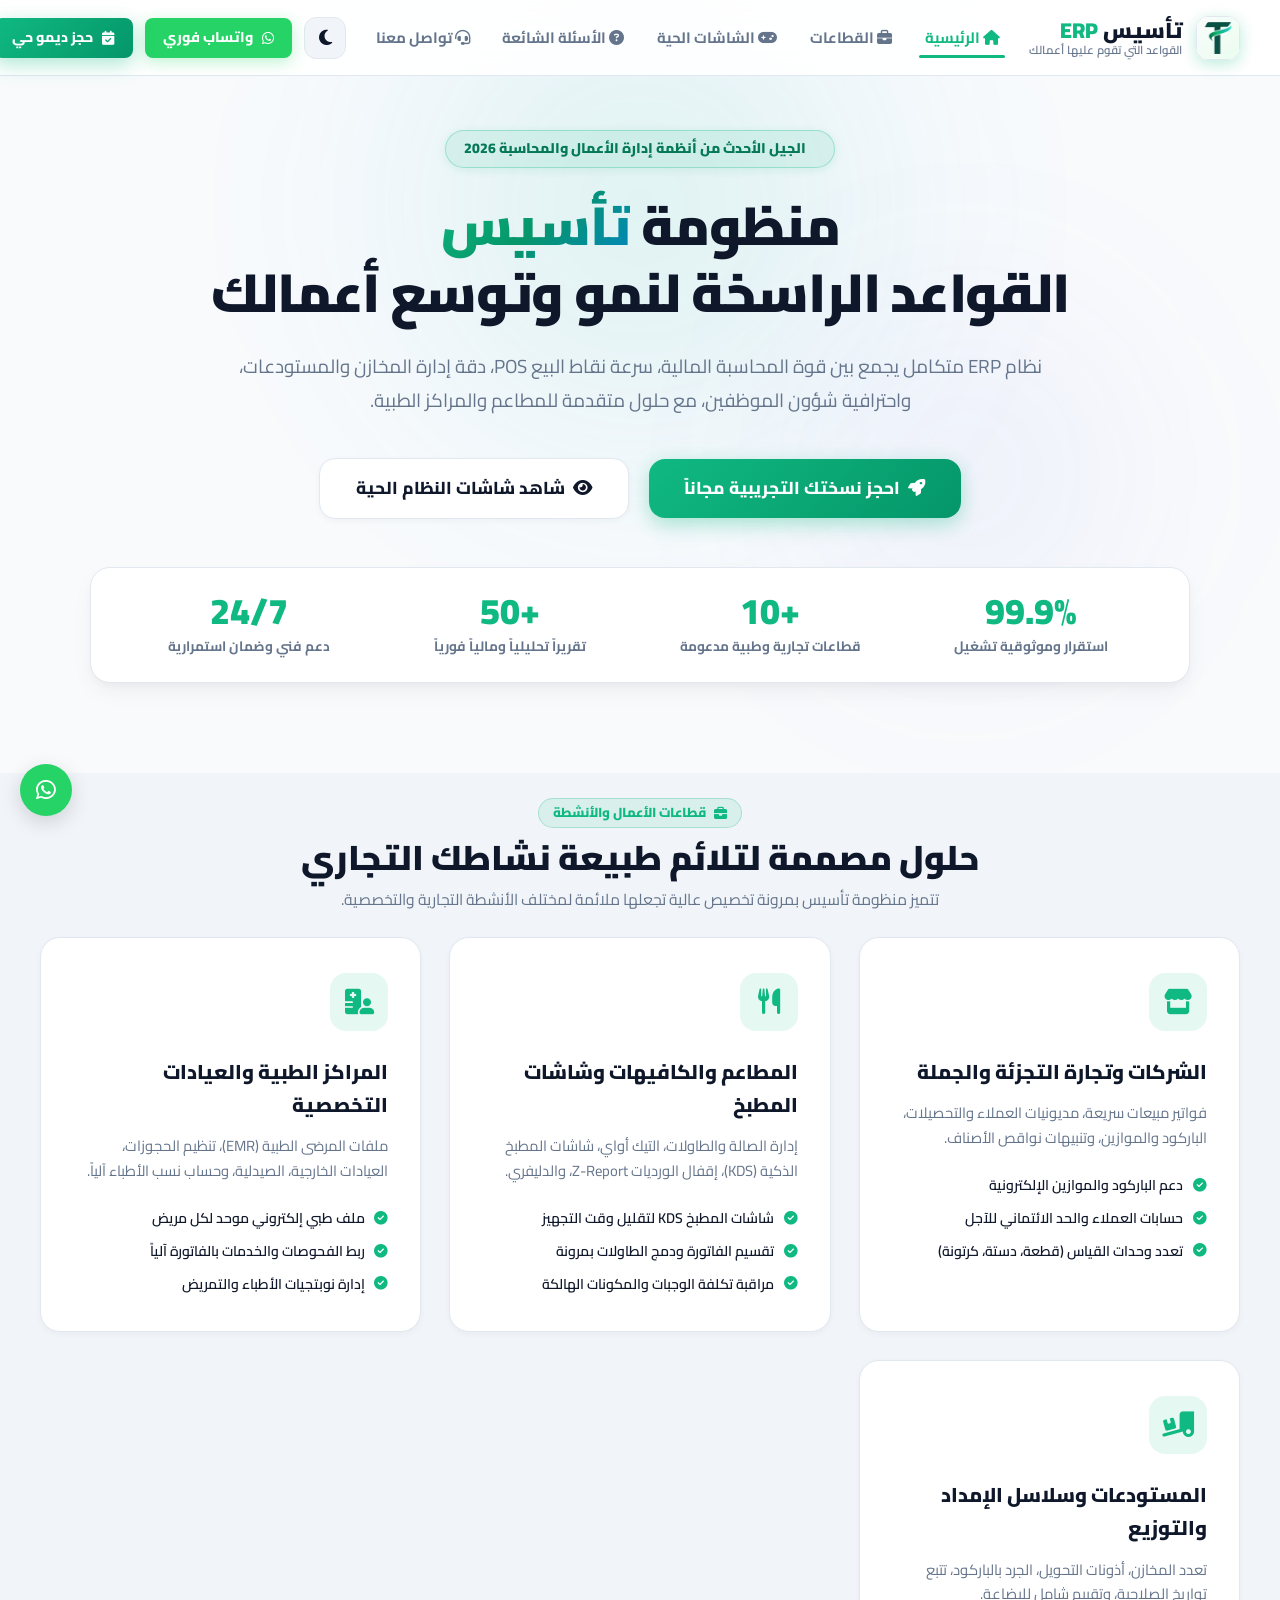
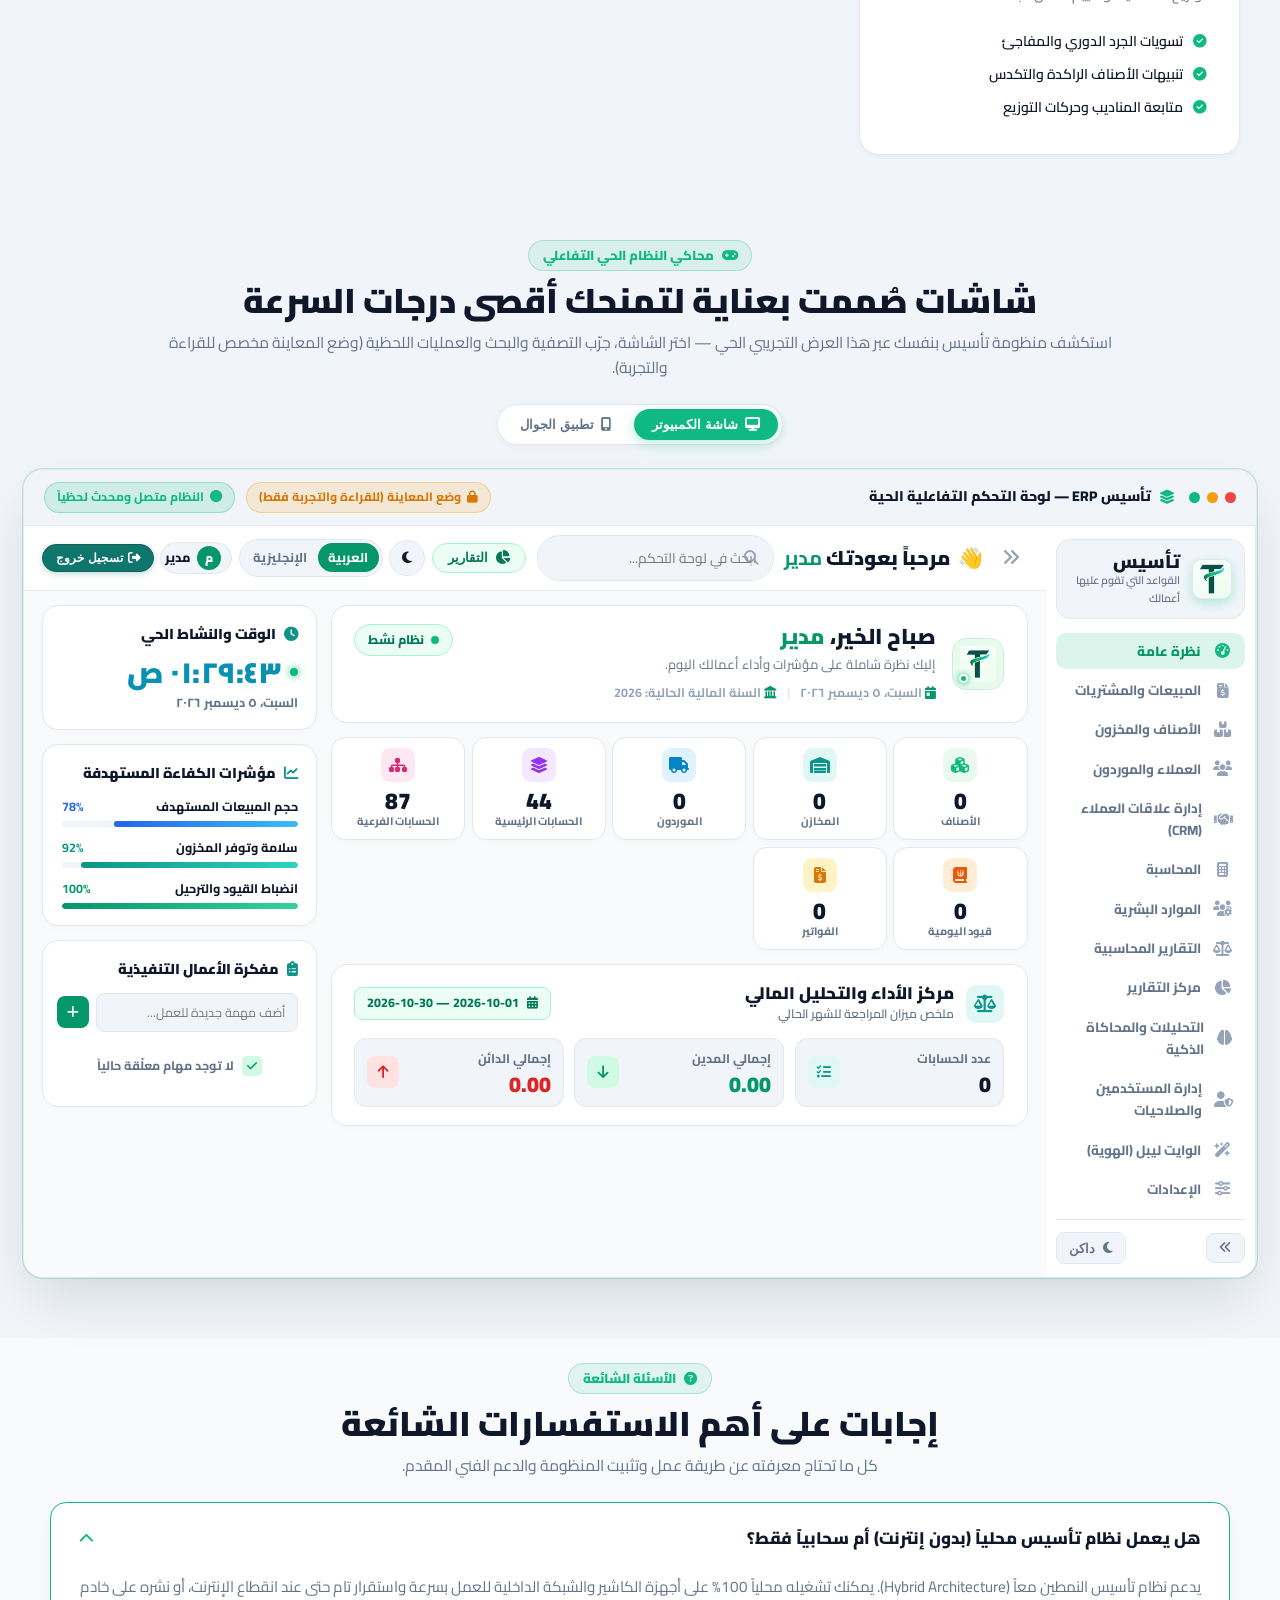
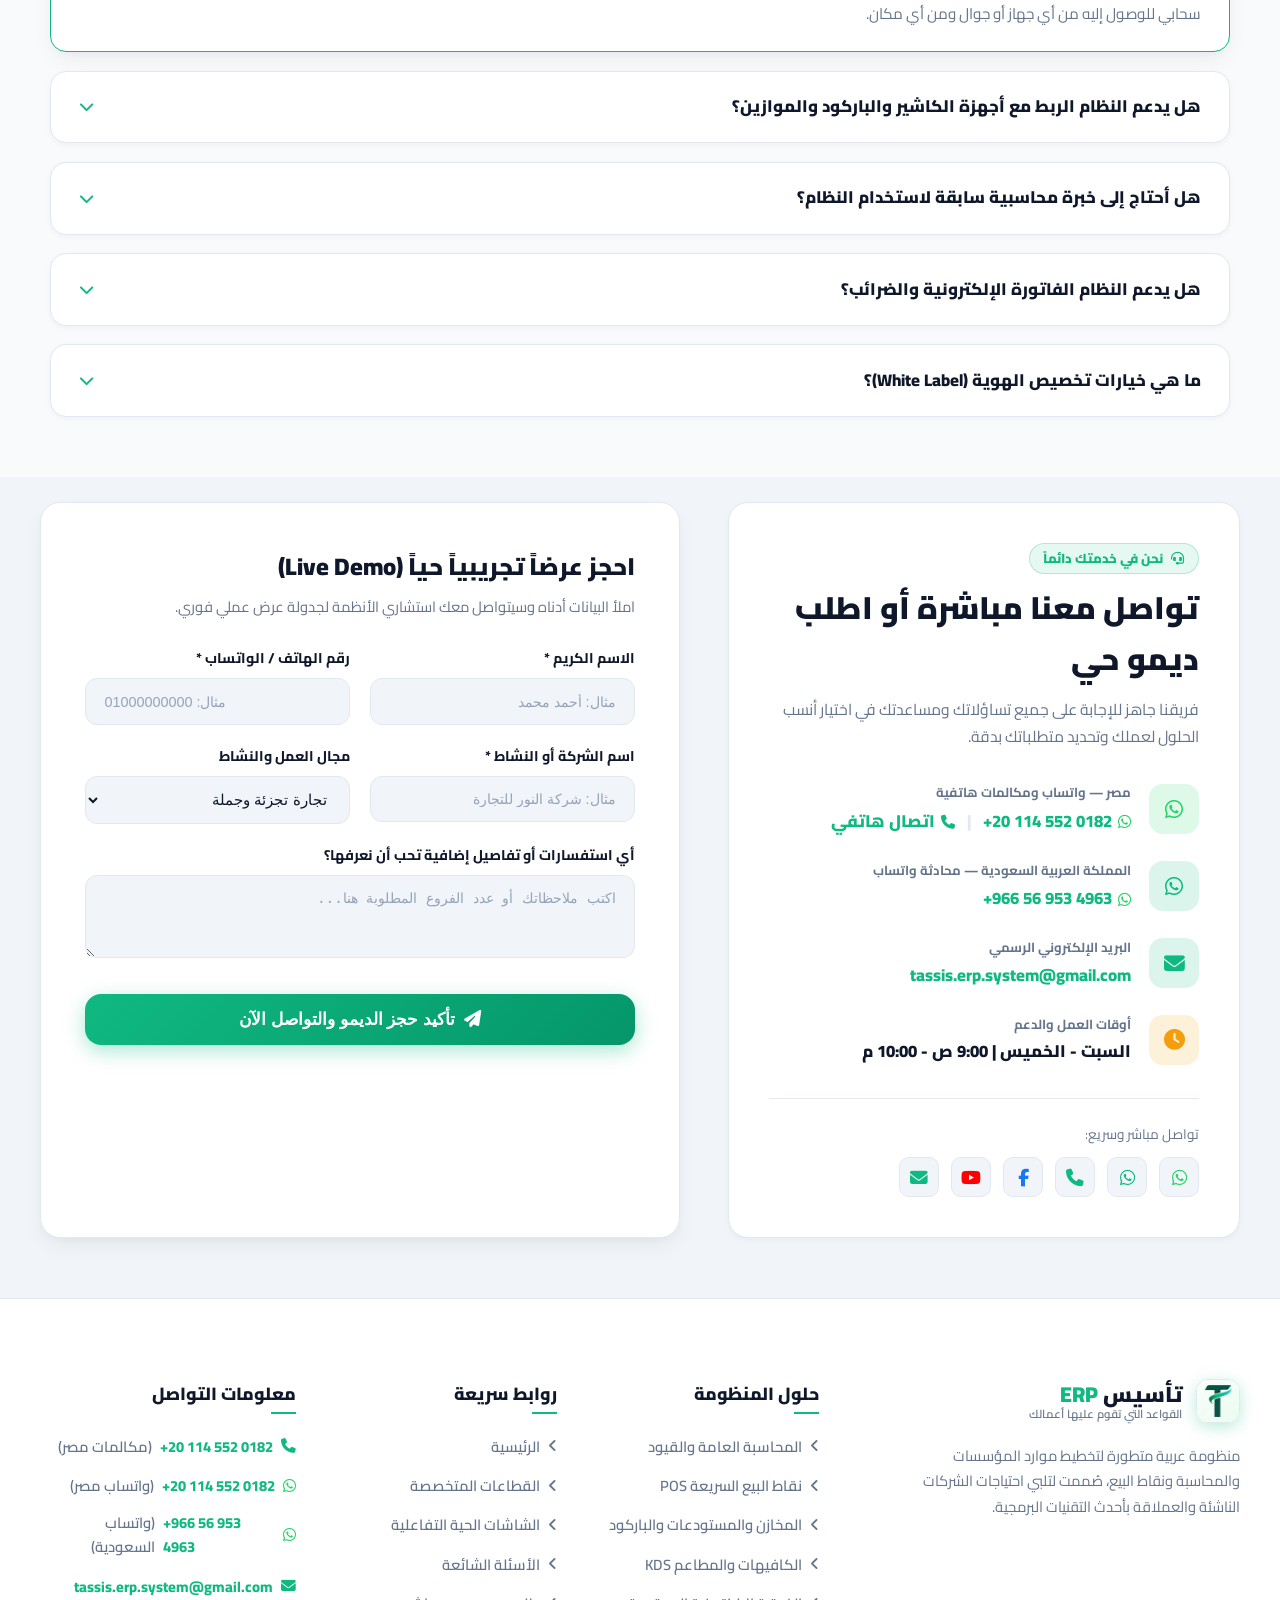
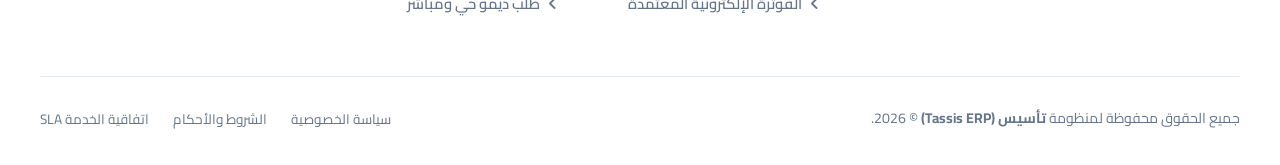
<file: index.html>
<!DOCTYPE html>
<html lang="ar" dir="rtl" data-theme="light">
<head>
  <meta charset="UTF-8" />
  <meta name="viewport" content="width=device-width, initial-scale=1.0, maximum-scale=5.0, viewport-fit=cover" />
  <title>تأسيس | Tassis ERP — المنظومة المتكاملة لإدارة وتخطيط موارد المؤسسات</title>
  <meta name="description" content="منظومة تأسيس (Tassis ERP): الحل البرمجي والمحاسبي الأحدث لإدارة المبيعات، المخازن، الحسابات العامة، الموارد البشرية، المطاعم، والمراكز الطبية." />
  <link rel="icon" type="image/x-icon" href="assets/images/brand/favicon.ico" />
  
  <!-- Modern Fonts (Cairo & Tajawal) -->
  <link rel="preconnect" href="https://fonts.googleapis.com" />
  <link rel="preconnect" href="https://fonts.gstatic.com" crossorigin />
  <link href="https://fonts.googleapis.com/css2?family=Cairo:wght@400;600;700;850;900&family=Tajawal:wght@400;500;700;800&display=swap" rel="stylesheet" />
  
  <!-- Font Awesome Icons -->
  <link rel="stylesheet" href="https://cdnjs.cloudflare.com/ajax/libs/font-awesome/6.5.1/css/all.min.css" />
  
  <!-- Stylesheet -->
  <link rel="stylesheet" href="assets/css/style.css" />
</head>
<body>

  <!-- ==========================================================================
       Header & Navigation
       ========================================================================== -->
  <header class="site-header">
    <div class="container nav-wrap">
      <a href="index.html" class="nav-brand">
        <img src="assets/images/brand/logo.png" alt="تأسيس" class="brand-logo-img" />
        <div class="brand-text">
          <span class="brand-name">تأسيس <span>ERP</span></span>
          <span class="brand-slogan">القواعد التي تقوم عليها أعمالك</span>
        </div>
      </a>

      <nav class="nav-links" id="mainNavLinks">
        <a href="#overview" class="nav-link active"><i class="fa-solid fa-house"></i> <span>الرئيسية</span></a>
        <a href="#sectors" class="nav-link"><i class="fa-solid fa-briefcase"></i> <span>القطاعات</span></a>
        <a href="#screens" class="nav-link"><i class="fa-solid fa-gamepad"></i> <span>الشاشات الحية</span></a>
        <a href="#faq" class="nav-link"><i class="fa-solid fa-circle-question"></i> <span>الأسئلة الشائعة</span></a>
        <a href="#demo" class="nav-link"><i class="fa-solid fa-headset"></i> <span>تواصل معنا</span></a>

        <!-- Mobile Drawer Action Buttons (Visible only on mobile inside menu) -->
        <div class="mobile-menu-actions">
          <a href="#demo" class="btn btn-primary btn-block">
            <i class="fa-solid fa-calendar-check"></i>
            <span>احجز نسختك التجريبية مجاناً</span>
          </a>
          <a href="https://wa.me/201145520182" target="_blank" class="btn btn-whatsapp btn-block js-direct-wa">
            <i class="fa-brands fa-whatsapp"></i>
            <span>محادثة واتساب فورية (+201145520182)</span>
          </a>
          <a href="tel:+201145520182" class="btn btn-outline btn-block">
            <i class="fa-solid fa-phone"></i>
            <span>اتصال هاتفي مباشر</span>
          </a>
        </div>
      </nav>

      <div class="nav-actions">
        <!-- Light / Dark Mode Toggle Button -->
        <button type="button" class="theme-toggle-btn" id="themeToggleBtn" aria-label="التبديل بين الوضع الفاتح والداكن">
          <i class="fa-solid fa-moon"></i>
        </button>

        <!-- Quick 1-Tap WhatsApp for Mobile -->
        <a href="https://wa.me/201145520182" target="_blank" class="mobile-nav-wa js-direct-wa" title="واتساب مباشر">
          <i class="fa-brands fa-whatsapp"></i>
        </a>

        <a href="https://wa.me/201145520182" target="_blank" class="btn btn-whatsapp btn-sm js-direct-wa desktop-only-btn" title="واتساب مباشر">
          <i class="fa-brands fa-whatsapp"></i>
          <span>واتساب فوري</span>
        </a>

        <a href="#demo" class="btn btn-primary btn-sm desktop-only-btn">
          <i class="fa-solid fa-calendar-check"></i>
          <span>حجز ديمو حي</span>
        </a>

        <button type="button" class="mobile-toggle" id="mobileMenuBtn" aria-label="القائمة">
          <i class="fa-solid fa-bars"></i>
        </button>
      </div>
    </div>
  </header>
  <div class="mobile-nav-backdrop" id="mobileNavBackdrop"></div>

  <!-- ==========================================================================
       Hero Section (With Real App Screenshot & Floating Animated Cards)
       ========================================================================== -->
  <section class="hero-section" id="overview">
    <div class="hero-glow"></div>
    <div class="hero-glow-secondary"></div>

    <div class="container">
      <div class="hero-text-wrap">
        <div class="hero-badge anim-float">
          <i class="fa-solid fa-sparkles"></i>
          <span>الجيل الأحدث من أنظمة إدارة الأعمال والمحاسبة 2026</span>
        </div>

        <h1 class="hero-title">
          منظومة <span class="text-gradient">تأسيس</span><br />
          القواعد الراسخة لنمو وتوسع أعمالك
        </h1>

        <p class="hero-subtitle">
          نظام ERP متكامل يجمع بين قوة المحاسبة المالية، سرعة نقاط البيع POS، دقة إدارة المخازن والمستودعات، واحترافية شؤون الموظفين، مع حلول متقدمة للمطاعم والمراكز الطبية.
        </p>

        <div class="hero-cta">
          <a href="#demo" class="btn btn-primary btn-lg">
            <i class="fa-solid fa-rocket"></i>
            <span>احجز نسختك التجريبية مجاناً</span>
          </a>
          <a href="#screens" class="btn btn-secondary btn-lg">
            <i class="fa-solid fa-eye"></i>
            <span>شاهد شاشات النظام الحية</span>
          </a>
        </div>

        <!-- Quick Metrics Counter Ribbon -->
        <div class="hero-stats">
          <div class="stat-item">
            <span class="stat-number">99.9%</span>
            <span class="stat-label">استقرار وموثوقية تشغيل</span>
          </div>
          <div class="stat-item">
            <span class="stat-number">+10</span>
            <span class="stat-label">قطاعات تجارية وطبية مدعومة</span>
          </div>
          <div class="stat-item">
            <span class="stat-number">+50</span>
            <span class="stat-label">تقريراً تحليلياً ومالياً فورياً</span>
          </div>
          <div class="stat-item">
            <span class="stat-number">24/7</span>
            <span class="stat-label">دعم فني وضمان استمرارية</span>
          </div>
        </div>
      </div>
    </div>
  </section>

  <!-- ==========================================================================
       Business Sectors (قطاعات تأسيس)
       ========================================================================== -->
  <section class="section section-subtle" id="sectors">
    <div class="container">
      <div class="section-header">
        <span class="section-tag">
          <i class="fa-solid fa-briefcase"></i>
          <span>قطاعات الأعمال والأنشطة</span>
        </span>
        <h2 class="section-title">حلول مصممة لتلائم طبيعة نشاطك التجاري</h2>
        <p class="section-desc">
          تتميز منظومة تأسيس بمرونة تخصيص عالية تجعلها ملائمة لمختلف الأنشطة التجارية والتخصصية.
        </p>
      </div>

      <div class="sectors-grid">
        <!-- Sector 1: Retail & Wholesale -->
        <div class="sector-card">
          <div class="sector-icon">
            <i class="fa-solid fa-store"></i>
          </div>
          <h3 class="sector-title">الشركات وتجارة التجزئة والجملة</h3>
          <p class="sector-desc">
            فواتير مبيعات سريعة، مديونيات العملاء والتحصيلات، الباركود والموازين، وتنبيهات نواقص الأصناف.
          </p>
          <ul class="sector-features">
            <li><i class="fa-solid fa-check-circle"></i> دعم الباركود والموازين الإلكترونية</li>
            <li><i class="fa-solid fa-check-circle"></i> حسابات العملاء والحد الائتماني للآجل</li>
            <li><i class="fa-solid fa-check-circle"></i> تعدد وحدات القياس (قطعة، دستة، كرتونة)</li>
          </ul>
        </div>

        <!-- Sector 2: F&B -->
        <div class="sector-card">
          <div class="sector-icon">
            <i class="fa-solid fa-utensils"></i>
          </div>
          <h3 class="sector-title">المطاعم والكافيهات وشاشات المطبخ</h3>
          <p class="sector-desc">
            إدارة الصالة والطاولات، التيك أواي، شاشات المطبخ الذكية (KDS)، إقفال الورديات Z-Report، والدليفري.
          </p>
          <ul class="sector-features">
            <li><i class="fa-solid fa-check-circle"></i> شاشات المطبخ KDS لتقليل وقت التجهيز</li>
            <li><i class="fa-solid fa-check-circle"></i> تقسيم الفاتورة ودمج الطاولات بمرونة</li>
            <li><i class="fa-solid fa-check-circle"></i> مراقبة تكلفة الوجبات والمكونات الهالكة</li>
          </ul>
        </div>

        <!-- Sector 3: Healthcare -->
        <div class="sector-card">
          <div class="sector-icon">
            <i class="fa-solid fa-hospital-user"></i>
          </div>
          <h3 class="sector-title">المراكز الطبية والعيادات التخصصية</h3>
          <p class="sector-desc">
            ملفات المرضى الطبية (EMR)، تنظيم الحجوزات، العيادات الخارجية، الصيدلية، وحساب نسب الأطباء آلياً.
          </p>
          <ul class="sector-features">
            <li><i class="fa-solid fa-check-circle"></i> ملف طبي إلكتروني موحد لكل مريض</li>
            <li><i class="fa-solid fa-check-circle"></i> ربط الفحوصات والخدمات بالفاتورة آلياً</li>
            <li><i class="fa-solid fa-check-circle"></i> إدارة نوبتجيات الأطباء والتمريض</li>
          </ul>
        </div>

        <!-- Sector 4: Warehouses -->
        <div class="sector-card">
          <div class="sector-icon">
            <i class="fa-solid fa-truck-ramp-box"></i>
          </div>
          <h3 class="sector-title">المستودعات وسلاسل الإمداد والتوزيع</h3>
          <p class="sector-desc">
            تعدد المخازن، أذونات التحويل، الجرد بالباركود، تتبع تواريخ الصلاحية، وتقييم شامل للبضاعة.
          </p>
          <ul class="sector-features">
            <li><i class="fa-solid fa-check-circle"></i> تسويات الجرد الدوري والمفاجئ</li>
            <li><i class="fa-solid fa-check-circle"></i> تنبيهات الأصناف الراكدة والتكدس</li>
            <li><i class="fa-solid fa-check-circle"></i> متابعة المناديب وحركات التوزيع</li>
          </ul>
        </div>
      </div>
    </div>
  </section>

  <!-- ==========================================================================
       Interactive Screen Showcase Tabs (استعراض الشاشات الحية)
       ========================================================================== -->
  <section class="section section-subtle" id="screens">
    <div class="container">
      <div class="section-header">
        <span class="section-tag">
          <i class="fa-solid fa-gamepad"></i>
          <span>محاكي النظام الحي التفاعلي</span>
        </span>
        <h2 class="section-title">شاشات صُممت بعناية لتمنحك أقصى درجات السرعة</h2>
        <p class="section-desc">
          استكشف منظومة تأسيس بنفسك عبر هذا العرض التجريبي الحي — اختر الشاشة، جرّب التصفية والبحث والعمليات اللحظية (وضع المعاينة مخصص للقراءة والتجربة).
        </p>
      </div>

            <!-- Device View Switcher (Desktop Web ERP vs Native Mobile App) -->
      <div class="sim-device-switcher-wrap">
        <div class="sim-device-switcher" id="simDeviceSwitcher">
          <button type="button" class="sim-device-btn active" id="btnSwitchDesktop" data-device="desktop">
            <i class="fa-solid fa-desktop"></i>
            <span>شاشة الكمبيوتر</span>
          </button>
          <button type="button" class="sim-device-btn" id="btnSwitchMobile" data-device="mobile">
            <i class="fa-solid fa-mobile-screen-button"></i>
            <span>تطبيق الجوال</span>
          </button>
        </div>
      </div>

      <!-- ==========================================================================
           Authentic Tassis ERP Live Dashboard Simulator (#screens) - Desktop View
           ========================================================================== -->
      <div class="tdb-window tdb-desktop-view" id="erpSimulator">
        <!-- Simulator Window Top Header -->
        <div class="tdb-window-header">
          <div class="sim-header-left">
            <div class="tdb-dots">
              <span class="tdb-dot red" title="إغلاق"></span>
              <span class="tdb-dot yellow" title="تصغير"></span>
              <span class="tdb-dot green" title="تكبير"></span>
            </div>
            <div class="tdb-window-title">
              <i class="fa-solid fa-layer-group"></i>
              <span>تأسيس ERP — لوحة التحكم التفاعلية الحية</span>
            </div>
          </div>

          <div class="tdb-window-badges">
            <span class="tdb-badge readonly">
              <i class="fa-solid fa-lock"></i>
              <span>وضع المعاينة (للقراءة والتجربة فقط)</span>
            </span>
            <span class="tdb-badge live">
              <i class="fa-solid fa-circle"></i>
              <span>النظام متصل ومحدث لحظياً</span>
            </span>
          </div>
        </div>

        <!-- Read-Only Enforcement Toast -->
        <div class="sim-toast" id="simToast">
          <i class="fa-solid fa-shield-halved"></i>
          <span id="simToastText">وضع العرض التجريبي فقط — لا يمكن الإضافة أو التعديل أو الحذف هنا لحماية تجربة العرض.</span>
        </div>

        <!-- Dashboard Body Layout (RTL: Sidebar on Right, Content on Left) -->
        <div class="tdb-layout">
          <!-- Main Content Pane (Left) -->
          <div class="tdb-main">
            <!-- Topbar (Identical to Real App Photo 1-to-1) -->
            <div class="tdb-topbar">
              <div class="tdb-topbar-right">
                <button type="button" class="tdb-collapse-toggle-btn" id="tdbTopCollapseToggle" title="طي / توسيع القائمة الجانبية">
                  <i class="fa-solid fa-angles-right"></i>
                </button>
                <div class="tdb-greeting-wrap">
                  <span>👋</span>
                  <span>مرحباً بعودتك <strong>مدير</strong></span>
                </div>
              </div>

              <div class="tdb-topbar-center">
                <div class="tdb-search-box">
                  <i class="fa-solid fa-magnifying-glass"></i>
                  <input type="text" class="tdb-search-input" id="tdbGlobalSearch" placeholder="ابحث في لوحة التحكم..." />
                </div>
              </div>

              <div class="tdb-topbar-controls">
                <button type="button" class="tdb-topbar-reports-btn" id="topbarReportsBtn" title="مركز التقارير الشامل">
                  <i class="fa-solid fa-chart-pie"></i>
                  <span>التقارير</span>
                </button>

                <button type="button" class="tdb-moon-icon-btn" id="tdbThemeToggle" title="التبديل بين الوضع الداكن والفاتح">
                  <i class="fa-solid fa-moon"></i>
                </button>

                <div class="tdb-lang-capsule" id="simLangToggle" title="تغيير لغة العرض">
                  <span class="tdb-lang-item active">العربية</span>
                  <span class="tdb-lang-item">الإنجليزية</span>
                </div>

                <div class="tdb-user-pill-mirror" title="حساب المدير العام">
                  <span class="avatar-circle">م</span>
                  <span>مدير</span>
                </div>

                <button type="button" class="tdb-logout-pill-real js-readonly-btn" data-action-name="تسجيل الخروج">
                  <i class="fa-solid fa-right-from-bracket"></i>
                  <span>تسجيل خروج</span>
                </button>
              </div>
            </div>

            <!-- Stage: Swappable Modules -->
            <div class="tdb-stage" id="tdbStage">

              <!-- Module 1: نظرة عامة (Overview - 100% Mirror of Real Dashboard Screenshot) -->
              <div class="tdb-module-view active" id="mod-overview">
                <div class="tdb-overview-mirror-grid">
                  <!-- Main Middle Column -->
                  <div class="tdb-overview-main-col">
                    <!-- Card 1: Welcome Banner -->
                    <div class="tdb-welcome-card">
                      <div class="tdb-welcome-right">
                        <div class="tdb-welcome-emblem">
                          <img src="assets/images/brand/icon.png" alt="تأسيس" />
                          <span class="emblem-dot"></span>
                        </div>
                        <div class="tdb-welcome-text-wrap">
                          <h3 class="tdb-welcome-title">صباح الخير، <span class="green-text">مدير</span></h3>
                          <p class="tdb-welcome-sub">إليك نظرة شاملة على مؤشرات وأداء أعمالك اليوم.</p>
                          <div class="tdb-welcome-meta">
                            <span class="tdb-meta-item"><i class="fa-solid fa-calendar-day"></i> <span id="tdbLiveDateMeta">الجمعة، ٣٠ أكتوبر ٢٠٢٦</span></span>
                            <span class="tdb-meta-divider">|</span>
                            <span class="tdb-meta-item"><i class="fa-solid fa-landmark"></i> <span>السنة المالية الحالية: <strong>2026</strong></span></span>
                          </div>
                        </div>
                      </div>

                      <div class="tdb-welcome-left">
                        <span class="tdb-status-pill-active">
                          <span class="tdb-dot-pulse"></span>
                          <span>نظام نشط</span>
                        </span>
                      </div>
                    </div>

                    <!-- Card 2: KPI Statistics Grid (Row 1: 5 cards, Row 2: 2 cards) -->
                    <div class="tdb-kpi-mirror-grid">
                      <!-- 1: الأصناف -->
                      <div class="tdb-kpi-mirror-card">
                        <div class="tdb-kpi-icon-box green"><i class="fa-solid fa-cubes"></i></div>
                        <div class="tdb-kpi-val">0</div>
                        <div class="tdb-kpi-label">الأصناف</div>
                      </div>

                      <!-- 2: المخازن -->
                      <div class="tdb-kpi-mirror-card">
                        <div class="tdb-kpi-icon-box teal"><i class="fa-solid fa-warehouse"></i></div>
                        <div class="tdb-kpi-val">0</div>
                        <div class="tdb-kpi-label">المخازن</div>
                      </div>

                      <!-- 3: الموردون -->
                      <div class="tdb-kpi-mirror-card">
                        <div class="tdb-kpi-icon-box blue"><i class="fa-solid fa-truck"></i></div>
                        <div class="tdb-kpi-val">0</div>
                        <div class="tdb-kpi-label">الموردون</div>
                      </div>

                      <!-- 4: الحسابات الرئيسية -->
                      <div class="tdb-kpi-mirror-card">
                        <div class="tdb-kpi-icon-box purple"><i class="fa-solid fa-layer-group"></i></div>
                        <div class="tdb-kpi-val">44</div>
                        <div class="tdb-kpi-label">الحسابات الرئيسية</div>
                      </div>

                      <!-- 5: الحسابات الفرعية -->
                      <div class="tdb-kpi-mirror-card">
                        <div class="tdb-kpi-icon-box pink"><i class="fa-solid fa-sitemap"></i></div>
                        <div class="tdb-kpi-val">87</div>
                        <div class="tdb-kpi-label">الحسابات الفرعية</div>
                      </div>

                      <!-- 6: قيود اليومية -->
                      <div class="tdb-kpi-mirror-card">
                        <div class="tdb-kpi-icon-box orange"><i class="fa-solid fa-book-journal-whills"></i></div>
                        <div class="tdb-kpi-val">0</div>
                        <div class="tdb-kpi-label">قيود اليومية</div>
                      </div>

                      <!-- 7: الفواتير -->
                      <div class="tdb-kpi-mirror-card">
                        <div class="tdb-kpi-icon-box yellow"><i class="fa-solid fa-file-invoice-dollar"></i></div>
                        <div class="tdb-kpi-val">0</div>
                        <div class="tdb-kpi-label">الفواتير</div>
                      </div>
                    </div>

                    <!-- Card 3: Financial Center (مركز الأداء والتحليل المالي) -->
                    <div class="tdb-financial-card">
                      <div class="tdb-financial-header">
                        <div class="tdb-financial-title-wrap">
                          <div class="tdb-financial-icon-badge"><i class="fa-solid fa-scale-balanced"></i></div>
                          <div>
                            <div class="tdb-financial-title">مركز الأداء والتحليل المالي</div>
                            <div class="tdb-financial-sub">ملخص ميزان المراجعة للشهر الحالي</div>
                          </div>
                        </div>

                        <span class="tdb-financial-date-pill">
                          <i class="fa-solid fa-calendar-days"></i>
                          <span>2026-10-01 — 2026-10-30</span>
                        </span>
                      </div>

                      <div class="tdb-financial-metrics-grid">
                        <div class="tdb-fin-metric-box">
                          <div class="tdb-fin-metric-info">
                            <div class="lbl">عدد الحسابات</div>
                            <div class="val">0</div>
                          </div>
                          <div class="tdb-fin-metric-icon teal"><i class="fa-solid fa-list-check"></i></div>
                        </div>

                        <div class="tdb-fin-metric-box">
                          <div class="tdb-fin-metric-info">
                            <div class="lbl">إجمالي المدين</div>
                            <div class="val green">0.00</div>
                          </div>
                          <div class="tdb-fin-metric-icon green"><i class="fa-solid fa-arrow-down"></i></div>
                        </div>

                        <div class="tdb-fin-metric-box">
                          <div class="tdb-fin-metric-info">
                            <div class="lbl">إجمالي الدائن</div>
                            <div class="val red">0.00</div>
                          </div>
                          <div class="tdb-fin-metric-icon red"><i class="fa-solid fa-arrow-up"></i></div>
                        </div>
                      </div>
                    </div>
                  </div>

                  <!-- Left Column: Widgets -->
                  <div class="tdb-overview-widgets-col">
                    <!-- Widget 1: الوقت والنشاط الحي -->
                    <div class="tdb-widget-card">
                      <div class="tdb-widget-header">
                        <i class="fa-solid fa-clock"></i>
                        <span>الوقت والنشاط الحي</span>
                      </div>
                      <div class="tdb-live-clock-digits">
                        <span class="tdb-live-clock-dot"></span>
                        <span id="tdbLiveDigitalClock">٠٦:٣٠:٣٦ ص</span>
                      </div>
                      <div class="tdb-live-clock-sub" id="tdbLiveDateAr">الجمعة، ٣٠ أكتوبر ٢٠٢٦</div>
                    </div>

                    <!-- Widget 2: مؤشرات الكفاءة المستهدفة -->
                    <div class="tdb-widget-card">
                      <div class="tdb-widget-header">
                        <i class="fa-solid fa-chart-line"></i>
                        <span>مؤشرات الكفاءة المستهدفة</span>
                      </div>
                      <div class="tdb-efficiency-list">
                        <div>
                          <div class="tdb-efficiency-row">
                            <span>حجم المبيعات المستهدف</span>
                            <strong style="color: #2563eb;">78%</strong>
                          </div>
                          <div class="tdb-efficiency-bar">
                            <div class="tdb-efficiency-fill blue" style="width: 78%;"></div>
                          </div>
                        </div>

                        <div>
                          <div class="tdb-efficiency-row">
                            <span>سلامة وتوفر المخزون</span>
                            <strong style="color: #0d9488;">92%</strong>
                          </div>
                          <div class="tdb-efficiency-bar">
                            <div class="tdb-efficiency-fill teal" style="width: 92%;"></div>
                          </div>
                        </div>

                        <div>
                          <div class="tdb-efficiency-row">
                            <span>انضباط القيود والترحيل</span>
                            <strong style="color: #059669;">100%</strong>
                          </div>
                          <div class="tdb-efficiency-bar">
                            <div class="tdb-efficiency-fill green" style="width: 100%;"></div>
                          </div>
                        </div>
                      </div>
                    </div>

                    <!-- Widget 3: مفكرة الأعمال التنفيذية -->
                    <div class="tdb-widget-card">
                      <div class="tdb-widget-header">
                        <i class="fa-solid fa-clipboard-list"></i>
                        <span>مفكرة الأعمال التنفيذية</span>
                      </div>
                      <form class="tdb-task-form js-sim-task-form" id="simTaskForm">
                        <input type="text" class="tdb-task-input" id="simTaskInput" placeholder="أضف مهمة جديدة للعمل..." />
                        <button type="submit" class="tdb-task-add-btn" aria-label="إضافة مهمة">
                          <i class="fa-solid fa-plus"></i>
                        </button>
                      </form>
                      <div class="tdb-empty-tasks" id="tdbEmptyTasks">
                        <div class="tdb-check-square"><i class="fa-solid fa-check"></i></div>
                        <span>لا توجد مهام معلّقة حالياً</span>
                      </div>
                      <div id="simTasksList" style="display: flex; flex-direction: column; gap: 0.4rem;"></div>
                    </div>
                  </div>
                </div>
              </div>

              <!-- Module 2: مركز التقارير (Reports Hub) -->
              <div class="tdb-module-view" id="mod-reports">
                <div class="tdb-reports-header">
                  <h2 class="tdb-reports-title">مركز التقارير</h2>
                  <p class="tdb-reports-subtitle">
                    مركز التقارير الشامل: تقارير العملاء والأرباح قبل وبعد الضريبة، تقرير الورديات، تقرير المخزون وتنبيهاته، تقرير اليومية الشامل، وتقرير الموردين والضرائب.
                  </p>
                </div>

                <div class="tdb-section-label">
                  التقارير الأساسية والتشغيلية الشاملة
                </div>

                <!-- 9 Exact Cards Grid (3x3 matching user photo) -->
                <div class="tdb-reports-grid-9" id="realReportsGrid">
                  <!-- Card 1 -->
                  <div class="tdb-report-card-real" data-title="التقرير الشامل (المبيعات، المشتريات، القيود، الورديات)" data-amount="342,800.00 ر.س">
                    <div class="tdb-card-top-row">
                      <span class="tdb-card-badge">تقرير شامل لكل شيء</span>
                      <div class="tdb-card-icon-box"><i class="fa-solid fa-layer-group"></i></div>
                    </div>
                    <h4 class="tdb-card-title">التقرير الشامل (المبيعات، المشتريات، القيود، الورديات)</h4>
                    <p class="tdb-card-desc">كشف مالي وتشغيلي موحد يجمع كل فواتير المبيعات ومكسبها، فواتير المشتريات، القيود المحاسبية والسندات، الضرائب، وورديات الكاشير لأي فترة زمنية من/إلى.</p>
                  </div>

                  <!-- Card 2 -->
                  <div class="tdb-report-card-real" data-title="تقرير تدفق النقدية والسيولة (Cash Flow)" data-amount="84,500.00 ر.س">
                    <div class="tdb-card-top-row">
                      <span class="tdb-card-badge">تدفقات نقدية وسيولة</span>
                      <div class="tdb-card-icon-box"><i class="fa-solid fa-money-bill-transfer"></i></div>
                    </div>
                    <h4 class="tdb-card-title">تقرير تدفق النقدية والسيولة (Cash Flow)</h4>
                    <p class="tdb-card-desc">قائمة التدفقات النقدية الداخلة والخارجة (التشغيلية، الاستثمارية، والتمويلية) مع رصيد أول وآخر المدة لجميع الخزائن والبنوك.</p>
                  </div>

                  <!-- Card 3 -->
                  <div class="tdb-report-card-real" data-title="تقرير العملاء والربحية والتحصيلات" data-amount="128,400.00 ر.س">
                    <div class="tdb-card-top-row">
                      <span class="tdb-card-badge">قبل وبعد الضريبة + الربح</span>
                      <div class="tdb-card-icon-box"><i class="fa-solid fa-address-book"></i></div>
                    </div>
                    <h4 class="tdb-card-title">تقرير العملاء والربحية والتحصيلات</h4>
                    <p class="tdb-card-desc">إجمالي المبيعات والتحصيلات من كل عميل قبل وبعد الضريبة، المديونيات الآجلة، وصافي الربح المكتسب من كل عميل مع فلاتر متقدمة.</p>
                  </div>

                  <!-- Card 4 -->
                  <div class="tdb-report-card-real" data-title="تقرير الورديات وحركة الصناديق (Z-Report)" data-amount="54,200.00 ر.س">
                    <div class="tdb-card-top-row">
                      <span class="tdb-card-badge">كل الورديات</span>
                      <div class="tdb-card-icon-box"><i class="fa-solid fa-clock-rotate-left"></i></div>
                    </div>
                    <h4 class="tdb-card-title">تقرير الورديات وحركة الصناديق (Z-Report)</h4>
                    <p class="tdb-card-desc">سجل شامل لكل الورديات التي تم فتحها مسبقاً أو الجارية حالياً بتفاصيل العهدة، مبيعات الكاش والشبكة، العجز والفائض، وطباعة إقفال Z-Report.</p>
                  </div>

                  <!-- Card 5 -->
                  <div class="tdb-report-card-real" data-title="تقرير المخزون والمستودعات والتنبيهات الذكية" data-amount="195,000.00 ر.س">
                    <div class="tdb-card-top-row">
                      <span class="tdb-card-badge">تنبيهات النقص والزيادة</span>
                      <div class="tdb-card-icon-box"><i class="fa-solid fa-cubes-stacked"></i></div>
                    </div>
                    <h4 class="tdb-card-title">تقرير المخزون والمستودعات والتنبيهات الذكية</h4>
                    <p class="tdb-card-desc">معلومات شاملة عن كل المخازن أو مخزن محدد، تقييم المخزون بالتكلفة وسعر البيع، وتنبيهات فورية لنقص أو نفاد الأصناف أو تكدسها.</p>
                  </div>

                  <!-- Card 6 -->
                  <div class="tdb-report-card-real" data-title="تقرير اليومية الشامل وورديات اليوم" data-amount="16,850.00 ر.س">
                    <div class="tdb-card-top-row">
                      <span class="tdb-card-badge">اليومية + الورديات</span>
                      <div class="tdb-card-icon-box"><i class="fa-solid fa-gear"></i></div>
                    </div>
                    <h4 class="tdb-card-title">تقرير اليومية الشامل وورديات اليوم</h4>
                    <p class="tdb-card-desc">معلومات كاملة عن حركة اليوم من مبيعات ومصروفات وقيود محاسبية وتفاصيل جميع ورديات الكاشير الخاصة باليوم.</p>
                  </div>

                  <!-- Card 7 -->
                  <div class="tdb-report-card-real" data-title="تقرير الموردين والمشتريات والمستحقات" data-amount="82,300.00 ر.س">
                    <div class="tdb-card-top-row">
                      <span class="tdb-card-badge">المشتريات والمستحقات</span>
                      <div class="tdb-card-icon-box"><i class="fa-solid fa-truck"></i></div>
                    </div>
                    <h4 class="tdb-card-title">تقرير الموردين والمشتريات والمستحقات</h4>
                    <p class="tdb-card-desc">كل ما يخص الموردين: إجمالي التوريدات والمشتريات قبل وبعد الضريبة، المسدد نقداً، والمديونيات المستحقة لكل مورد.</p>
                  </div>

                  <!-- Card 8 -->
                  <div class="tdb-report-card-real" data-title="تقرير ضريبة القيمة المضافة والإقرار الضريبي" data-amount="14,250.00 ر.س">
                    <div class="tdb-card-top-row">
                      <span class="tdb-card-badge">إقرار ضريبي</span>
                      <div class="tdb-card-icon-box"><i class="fa-solid fa-building-columns"></i></div>
                    </div>
                    <h4 class="tdb-card-title">تقرير ضريبة القيمة المضافة والإقرار الضريبي</h4>
                    <p class="tdb-card-desc">مقارنة ضريبة المخرجات المحصلة من المبيعات مقابل ضريبة المدخلات على المشتريات وحساب صافي الضريبة المستحقة.</p>
                  </div>

                  <!-- Card 9 -->
                  <div class="tdb-report-card-real" data-title="تقرير ربحية الأصناف والمنتجات الأكثر مبيعاً" data-amount="48,600.00 ر.س">
                    <div class="tdb-card-top-row">
                      <span class="tdb-card-badge">ربحية الأصناف</span>
                      <div class="tdb-card-icon-box"><i class="fa-solid fa-chart-line"></i></div>
                    </div>
                    <h4 class="tdb-card-title">تقرير ربحية الأصناف والمنتجات الأكثر مبيعاً</h4>
                    <p class="tdb-card-desc">تحليل الكميات المباعة لكل صنف، تكلفة الوحدة مقابل سعر البيع، وصافي الربح المكتسب وهامش الربح لكل منتج.</p>
                  </div>
                </div>
              </div>



              <!-- Module 3: المبيعات والمشتريات (Sales) -->
              <div class="tdb-module-view" id="mod-sales">
                <div class="tdb-reports-header">
                  <h2 class="tdb-reports-title">المبيعات ونقاط البيع السريعة POS</h2>
                  <p class="tdb-reports-subtitle">تسجيل فواتير الكاشير، إصدار الإيصالات الضريبية، وإدارة عروض الأسعار.</p>
                </div>

                <div style="background: var(--bg-surface); border: 1px solid var(--border-color); border-radius: 16px; padding: 1.5rem;">
                  <div style="display: flex; justify-content: space-between; align-items: center; margin-bottom: 1.25rem;">
                    <h4 style="font-size: 1.05rem; font-weight: 850; color: var(--text-main);">واجهة البيع السريع</h4>
                    <button type="button" class="sim-action-btn primary js-readonly-btn" data-action-name="إصدار فاتورة مبيعات جديدة">
                      <i class="fa-solid fa-plus"></i> <span>فاتورة جديدة (F1)</span>
                    </button>
                  </div>
                  <div style="display: grid; grid-template-columns: repeat(auto-fill, minmax(180px, 1fr)); gap: 1rem;">
                    <div style="padding: 1rem; border: 1px solid var(--border-color); border-radius: 12px; background: var(--bg-subtle); text-align: center;">
                      <div style="font-size: 1.8rem; color: var(--primary); margin-bottom: 0.5rem;"><i class="fa-solid fa-mug-hot"></i></div>
                      <div style="font-weight: 800; font-size: 0.9rem;">قهوة فلات وايت</div>
                      <div style="font-weight: 900; color: var(--primary);">18.00 ر.س</div>
                    </div>
                    <div style="padding: 1rem; border: 1px solid var(--border-color); border-radius: 12px; background: var(--bg-subtle); text-align: center;">
                      <div style="font-size: 1.8rem; color: #2563eb; margin-bottom: 0.5rem;"><i class="fa-solid fa-burger"></i></div>
                      <div style="font-weight: 800; font-size: 0.9rem;">ساندوتش تركي وجبن</div>
                      <div style="font-weight: 900; color: var(--primary);">28.00 ر.س</div>
                    </div>
                    <div style="padding: 1rem; border: 1px solid var(--border-color); border-radius: 12px; background: var(--bg-subtle); text-align: center;">
                      <div style="font-size: 1.8rem; color: #d97706; margin-bottom: 0.5rem;"><i class="fa-solid fa-scroll"></i></div>
                      <div style="font-weight: 800; font-size: 0.9rem;">ورق حراري 80mm</div>
                      <div style="font-weight: 900; color: var(--primary);">140.00 ر.س</div>
                    </div>
                    <div style="padding: 1rem; border: 1px solid var(--border-color); border-radius: 12px; background: var(--bg-subtle); text-align: center;">
                      <div style="font-size: 1.8rem; color: #10b981; margin-bottom: 0.5rem;"><i class="fa-solid fa-barcode"></i></div>
                      <div style="font-weight: 800; font-size: 0.9rem;">قارئ باركود 2D</div>
                      <div style="font-weight: 900; color: var(--primary);">350.00 ر.س</div>
                    </div>
                  </div>
                </div>
              </div>

              <!-- Module 4: الأصناف والمخزون (Inventory) -->
              <div class="tdb-module-view" id="mod-inventory">
                <div class="tdb-reports-header">
                  <h2 class="tdb-reports-title">الأصناف والمخزون والمستودعات</h2>
                  <p class="tdb-reports-subtitle">بطاقات الأصناف، تقييم المخزون بالتكلفة والبيع، وتنبيهات نواقص البضاعة.</p>
                </div>

                <div class="sim-table-wrap">
                  <table class="sim-table">
                    <thead>
                      <tr>
                        <th>كود الصنف</th>
                        <th>اسم الصنف</th>
                        <th>التصنيف</th>
                        <th>التكلفة</th>
                        <th>سعر البيع</th>
                        <th>الرصيد المتاح</th>
                        <th>حالة المخزون</th>
                      </tr>
                    </thead>
                    <tbody>
                      <tr>
                        <td><code>PRD-0101</code></td>
                        <td><strong>قهوة فلات وايت</strong></td>
                        <td>مشروبات ساخنة</td>
                        <td>6.50 ر.س</td>
                        <td>18.00 ر.س</td>
                        <td>85 كوب</td>
                        <td><span class="sim-status-pill ok">متوفر</span></td>
                      </tr>
                      <tr>
                        <td><code>PRD-0205</code></td>
                        <td><strong>ساندوتش تركي وجبن</strong></td>
                        <td>وجبات وسندوتشات</td>
                        <td>14.00 ر.س</td>
                        <td>28.00 ر.س</td>
                        <td>4 قطع</td>
                        <td><span class="sim-status-pill warning">أوشك على النفاد</span></td>
                      </tr>
                      <tr>
                        <td><code>PRD-0301</code></td>
                        <td><strong>ورق حراري 80mm</strong></td>
                        <td>مستلزمات</td>
                        <td>95.00 ر.س</td>
                        <td>140.00 ر.س</td>
                        <td>25 كرتون</td>
                        <td><span class="sim-status-pill ok">متوفر</span></td>
                      </tr>
                    </tbody>
                  </table>
                </div>
              </div>

              <!-- Module 5: العملاء والموردون (Partners) -->
              <div class="tdb-module-view" id="mod-partners">
                <div class="tdb-reports-header">
                  <h2 class="tdb-reports-title">العملاء والموردون</h2>
                  <p class="tdb-reports-subtitle">دليل الشركاء، مديونيات العملاء، والمستحقات الآجلة للموردين.</p>
                </div>
                <div style="display: grid; grid-template-columns: repeat(auto-fit, minmax(280px, 1fr)); gap: 1rem;">
                  <div style="background: var(--bg-surface); padding: 1.25rem; border-radius: 14px; border: 1px solid var(--border-color);">
                    <div style="font-weight: 850; font-size: 1rem; color: var(--text-main);">مؤسسة الأفق للتجارة</div>
                    <div style="font-size: 0.8rem; color: var(--text-muted); margin-bottom: 0.5rem;">عميل جملة معتمد</div>
                    <div style="font-size: 0.85rem;">المديونية الحالية: <strong style="color: var(--primary);">4,200.00 ر.س</strong></div>
                  </div>
                  <div style="background: var(--bg-surface); padding: 1.25rem; border-radius: 14px; border: 1px solid var(--border-color);">
                    <div style="font-weight: 850; font-size: 1rem; color: var(--text-main);">شركة المطاحن المتحدة</div>
                    <div style="font-size: 0.8rem; color: var(--text-muted); margin-bottom: 0.5rem;">مورد رئيسي</div>
                    <div style="font-size: 0.85rem;">المستحق له: <strong style="color: #ef4444;">12,500.00 ر.س</strong></div>
                  </div>
                </div>
              </div>

              <!-- Module 6: إدارة علاقات العملاء (CRM) -->
              <div class="tdb-module-view" id="mod-crm">
                <div class="tdb-reports-header">
                  <h2 class="tdb-reports-title">إدارة علاقات العملاء (CRM)</h2>
                  <p class="tdb-reports-subtitle">متابعة الفرص البيعية، عقود الصيانة، ورضا العملاء.</p>
                </div>
                <div style="display: grid; grid-template-columns: repeat(3, 1fr); gap: 1rem;">
                  <div style="background: var(--bg-surface); padding: 1rem; border-radius: 12px; border: 1px solid var(--border-color);">
                    <div style="font-weight: 850; color: #2563eb; margin-bottom: 0.5rem;">فرص جديدة (5)</div>
                    <div style="font-size: 0.82rem; color: var(--text-muted);">طلبات عروض أسعار جارية المتابعة</div>
                  </div>
                  <div style="background: var(--bg-surface); padding: 1rem; border-radius: 12px; border: 1px solid var(--border-color);">
                    <div style="font-weight: 850; color: #d97706; margin-bottom: 0.5rem;">قيد التفاوض (3)</div>
                    <div style="font-size: 0.82rem; color: var(--text-muted);">مراجعة العقود وبنود الدفع</div>
                  </div>
                  <div style="background: var(--bg-surface); padding: 1rem; border-radius: 12px; border: 1px solid var(--border-color);">
                    <div style="font-weight: 850; color: #10b981; margin-bottom: 0.5rem;">عقود مغلقة ناجحة (14)</div>
                    <div style="font-size: 0.82rem; color: var(--text-muted);">تم التوقيع وبدء التوريد</div>
                  </div>
                </div>
              </div>

              <!-- Module 7: المحاسبة العامة (Accounting) -->
              <div class="tdb-module-view" id="mod-accounting">
                <div class="tdb-reports-header">
                  <h2 class="tdb-reports-title">المحاسبة العامة ودفتر اليومية</h2>
                  <p class="tdb-reports-subtitle">القيود الآلية المتوازنة، شجرة الحسابات، ومراكز التكلفة.</p>
                </div>
                <div class="sim-ledger-entry" style="margin-bottom: 1rem;">
                  <div class="sim-ledger-header">
                    <div>
                      <span style="font-weight: 850; color: var(--primary);">#JV-2026-084</span>
                      <span style="font-weight: 800; color: var(--text-main); margin-inline-start: 0.75rem;">إثبات مبيعات الوردية الصباحية</span>
                    </div>
                    <span class="tdb-badge live">قيد متوازن آلياً</span>
                  </div>
                  <div class="sim-ledger-lines">
                    <div>مدين: حـ/ الصندوق الرئيسي (2,875.00 ر.س)</div>
                    <div>دائن: حـ/ إيراد المبيعات (2,500.00 ر.س) + ضريبة (375.00 ر.س)</div>
                  </div>
                </div>
              </div>

              <!-- Module 8: الموارد البشرية (HRMS) -->
              <div class="tdb-module-view" id="mod-hrms">
                <div class="tdb-reports-header">
                  <h2 class="tdb-reports-title">الموارد البشرية وشؤون الموظفين</h2>
                  <p class="tdb-reports-subtitle">سجل الموظفين، الورديات، مسير الرواتب، والإجازات.</p>
                </div>
                <div style="background: var(--bg-surface); border: 1px solid var(--border-color); border-radius: 14px; padding: 1.25rem;">
                  <div style="display: flex; justify-content: space-between; align-items: center; border-bottom: 1px solid var(--border-color); padding-bottom: 0.75rem; margin-bottom: 0.75rem;">
                    <div><strong>أحمد مصطفى</strong> — كاشير رئيسي (فرع 1)</div>
                    <span class="sim-status-pill ok">حاضر بالوردية</span>
                  </div>
                  <div style="display: flex; justify-content: space-between; align-items: center;">
                    <div><strong>سارة إبراهيم</strong> — محاسب عام ومسؤول مخازن</div>
                    <span class="sim-status-pill ok">حاضر بالوردية</span>
                  </div>
                </div>
              </div>

              <!-- Module 9: التقارير المحاسبية (Accounting Reports) -->
              <div class="tdb-module-view" id="mod-acc-reports">
                <div class="tdb-reports-header">
                  <h2 class="tdb-reports-title">التقارير المحاسبية والقوائم الختامية</h2>
                  <p class="tdb-reports-subtitle">ميزان المراجعة، قائمة الدخل، والميزانية العمومية.</p>
                </div>
                <div style="display: grid; grid-template-columns: repeat(3, 1fr); gap: 1rem;">
                  <div style="background: var(--bg-surface); padding: 1.25rem; border-radius: 12px; border: 1px solid var(--border-color); text-align: center;">
                    <i class="fa-solid fa-balance-scale" style="font-size: 2rem; color: var(--primary); margin-bottom: 0.5rem;"></i>
                    <h5 style="font-weight: 850;">ميزان المراجعة بالمجاميع والأرصدة</h5>
                  </div>
                  <div style="background: var(--bg-surface); padding: 1.25rem; border-radius: 12px; border: 1px solid var(--border-color); text-align: center;">
                    <i class="fa-solid fa-file-invoice-dollar" style="font-size: 2rem; color: #2563eb; margin-bottom: 0.5rem;"></i>
                    <h5 style="font-weight: 850;">قائمة الدخل والأرباح والخسائر</h5>
                  </div>
                  <div style="background: var(--bg-surface); padding: 1.25rem; border-radius: 12px; border: 1px solid var(--border-color); text-align: center;">
                    <i class="fa-solid fa-building-columns" style="font-size: 2rem; color: #d97706; margin-bottom: 0.5rem;"></i>
                    <h5 style="font-weight: 850;">الميزانية العمومية والمركز المالي</h5>
                  </div>
                </div>
              </div>

              <!-- Module 10: إدارة الكافيهات والمطاعم (Cafe) -->
              <div class="tdb-module-view" id="mod-cafe">
                <div class="tdb-reports-header">
                  <h2 class="tdb-reports-title">إدارة الكافيهات والمطاعم وشاشات المطبخ</h2>
                  <p class="tdb-reports-subtitle">خريطة الطاولات التفاعلية، شاشة تحضير الطلبات KDS، والتوصيل السريع.</p>
                </div>
                <div style="display: grid; grid-template-columns: repeat(4, 1fr); gap: 1rem;">
                  <div style="padding: 1.25rem; border-radius: 12px; background: rgba(16, 185, 129, 0.15); border: 1px solid #10b981; text-align: center;">
                    <h5 style="font-weight: 900; color: #047857;">طاولة 1 (فارغة)</h5>
                    <span style="font-size: 0.78rem; color: #10b981;">جاهزة للزبائن</span>
                  </div>
                  <div style="padding: 1.25rem; border-radius: 12px; background: rgba(245, 158, 11, 0.15); border: 1px solid #f59e0b; text-align: center;">
                    <h5 style="font-weight: 900; color: #b45309;">طاولة 2 (مشغولة)</h5>
                    <span style="font-size: 0.78rem; color: #d97706;">فاتورة جارية: 84 ر.س</span>
                  </div>
                  <div style="padding: 1.25rem; border-radius: 12px; background: rgba(16, 185, 129, 0.15); border: 1px solid #10b981; text-align: center;">
                    <h5 style="font-weight: 900; color: #047857;">طاولة 3 (فارغة)</h5>
                    <span style="font-size: 0.78rem; color: #10b981;">جاهزة للزبائن</span>
                  </div>
                  <div style="padding: 1.25rem; border-radius: 12px; background: rgba(37, 99, 235, 0.15); border: 1px solid #3b82f6; text-align: center;">
                    <h5 style="font-weight: 900; color: #1d4ed8;">VIP صالة (محجوزة)</h5>
                    <span style="font-size: 0.78rem; color: #2563eb;">موعد الحجز 8:00 م</span>
                  </div>
                </div>
              </div>

              <!-- Module 11: التحليلات والمحاكاة الذكية (Analytics) -->
              <div class="tdb-module-view" id="mod-analytics">
                <div class="tdb-reports-header">
                  <h2 class="tdb-reports-title">التحليلات والمحاكاة الذكية (AI Insights)</h2>
                  <p class="tdb-reports-subtitle">توقعات الطلب المستقبلي، ساعات الذروة، وتحسين الربحية.</p>
                </div>
                <div style="background: var(--bg-surface); padding: 1.5rem; border-radius: 14px; border: 1px solid var(--border-color);">
                  <div style="font-weight: 850; color: var(--primary); margin-bottom: 0.5rem;"><i class="fa-solid fa-brain"></i> توصيات الذكاء الاصطناعي التشغيلية:</div>
                  <p style="font-size: 0.88rem; color: var(--text-muted); line-height: 1.6;">
                    تصل ذروة الطلب في منشأتك بين الساعة 05:00 م و 09:00 م. يُنصح بتوفير مخزون إضافي من منتجات القهوة الساخنة وساندوتشات التقديم لزيادة هامش الربح بنسبة 12%.
                  </p>
                </div>
              </div>

              <!-- Module 12: إدارة المستخدمين والصلاحيات (Security) -->
              <div class="tdb-module-view" id="mod-security">
                <div class="tdb-reports-header">
                  <h2 class="tdb-reports-title">إدارة المستخدمين والأذونات</h2>
                  <p class="tdb-reports-subtitle">أدوار المستخدمين، تقييد صلاحيات الحذف والخصومات، وتتبع التدقيق.</p>
                </div>
                <div style="display: flex; flex-direction: column; gap: 0.75rem;">
                  <div style="padding: 1rem; border-radius: 12px; background: var(--bg-surface); border: 1px solid var(--border-color); display: flex; justify-content: space-between; align-items: center;">
                    <div><strong>المدير العام (Administrator)</strong> — صلاحيات غير محدودة</div>
                    <span class="tdb-badge live">كامل الصلاحيات</span>
                  </div>
                  <div style="padding: 1rem; border-radius: 12px; background: var(--bg-surface); border: 1px solid var(--border-color); display: flex; justify-content: space-between; align-items: center;">
                    <div><strong>كاشير نقطة بيع (Cashier Role)</strong> — بيع فقط دون صلاحية حذف فواتير</div>
                    <span class="tdb-badge readonly">صلاحيات محددة</span>
                  </div>
                </div>
              </div>

              <!-- Module 13: الوايت ليبل (White Label) -->
              <div class="tdb-module-view" id="mod-white-label">
                <div class="tdb-reports-header">
                  <h2 class="tdb-reports-title">الوايت ليبل وتخصيص هوية علامتك التجارية</h2>
                  <p class="tdb-reports-subtitle">جرّب تخصيص اسم شركتك وألوان المنظومة لتظهر بهويتك المستقلة أمام عملائك وموظفيك.</p>
                </div>
                <div style="background: var(--bg-surface); padding: 1.5rem; border-radius: 14px; border: 1px solid var(--border-color); max-width: 580px;">
                  <div style="margin-bottom: 1rem;">
                    <label style="display: block; font-weight: 800; font-size: 0.85rem; margin-bottom: 0.4rem;">اسم منشأتك أو علامتك التجارية (جرّب الكتابة):</label>
                    <input type="text" class="sim-input" id="whiteLabelNameInput" placeholder="اكتب اسم شركتك هنا..." value="تأسيس" />
                  </div>
                  <div style="margin-bottom: 1.25rem;">
                    <label style="display: block; font-weight: 800; font-size: 0.85rem; margin-bottom: 0.4rem;">اختر لون الهوية المفضل:</label>
                    <div style="display: flex; gap: 0.5rem;" id="brandColorPicker">
                      <button type="button" class="sim-filter-pill active" data-color="#10b981" style="background: #10b981; color: #fff;">الزمردي الأصلي</button>
                      <button type="button" class="sim-filter-pill" data-color="#2563eb" style="background: #2563eb; color: #fff;">الأزرق الملكي</button>
                      <button type="button" class="sim-filter-pill" data-color="#7c3aed" style="background: #7c3aed; color: #fff;">البنفسجي الفاخر</button>
                      <button type="button" class="sim-filter-pill" data-color="#d97706" style="background: #d97706; color: #fff;">الذهبي الراقي</button>
                    </div>
                  </div>
                  <div style="font-size: 0.82rem; color: #10b981; font-weight: 800;">
                    ✨ يتم تطبيق هويتك فوراً على شاشات النظام، فواتير الطباعة الحرارية، وتقارير PDF!
                  </div>
                </div>
              </div>

              <!-- Module 14: الإعدادات (Settings) -->
              <div class="tdb-module-view" id="mod-settings">
                <div class="tdb-reports-header">
                  <h2 class="tdb-reports-title">إعدادات المنظومة والربط الضريبي</h2>
                  <p class="tdb-reports-subtitle">الرقم الضريبي، العملات، طابعات الفواتير Z-Report، والنسخ الاحتياطي.</p>
                </div>
                <div style="background: var(--bg-surface); padding: 1.5rem; border-radius: 14px; border: 1px solid var(--border-color); max-width: 600px;">
                  <div style="display: flex; justify-content: space-between; padding: 0.75rem 0; border-bottom: 1px solid var(--border-color);">
                    <span>العملة الافتراضية:</span>
                    <strong>ريال سعودي (SAR) / جنيه مصري (EGP)</strong>
                  </div>
                  <div style="display: flex; justify-content: space-between; padding: 0.75rem 0; border-bottom: 1px solid var(--border-color);">
                    <span>حالة الربط الضريبي (ZATCA / ETA):</span>
                    <strong style="color: #10b981;"><i class="fa-solid fa-circle-check"></i> متصل ومعتمد</strong>
                  </div>
                  <div style="display: flex; justify-content: space-between; padding: 0.75rem 0;">
                    <span>النسخ الاحتياطي التلقائي:</span>
                    <strong style="color: #2563eb;">مفعل كل 24 ساعة</strong>
                  </div>
                </div>
              </div>

            </div>
          </div>

          <!-- Authentic Right Sidebar (Right on RTL) -->
          <aside class="tdb-sidebar">
            <div>
              <!-- Brand Card -->
              <div class="tdb-brand-card">
                <img src="assets/images/brand/icon.png" alt="تأسيس" class="tdb-brand-logo" />
                <div class="tdb-brand-info">
                  <span class="tdb-brand-title" id="simBrandName">تأسيس</span>
                  <span class="tdb-brand-slogan">القواعد التي تقوم عليها أعمالك</span>
                </div>
              </div>

              <!-- Modules Navigation Menu (Exact Match to User App Photo) -->
              <nav class="tdb-menu-list" id="tdbSidebarMenu">
                <!-- 1. نظرة عامة (Active Default Mirror) -->
                <div class="tdb-menu-item active" data-mod-target="mod-overview">
                  <div class="tdb-menu-item-inner">
                    <i class="fa-solid fa-gauge-high"></i>
                    <span>نظرة عامة</span>
                  </div>
                </div>

                <!-- 2. المبيعات والمشتريات -->
                <div class="tdb-menu-item" data-mod-target="mod-sales">
                  <div class="tdb-menu-item-inner">
                    <i class="fa-solid fa-file-invoice-dollar"></i>
                    <span>المبيعات والمشتريات</span>
                  </div>
                </div>

                <!-- 3. الأصناف والمخزون -->
                <div class="tdb-menu-item" data-mod-target="mod-inventory">
                  <div class="tdb-menu-item-inner">
                    <i class="fa-solid fa-boxes-stacked"></i>
                    <span>الأصناف والمخزون</span>
                  </div>
                </div>

                <!-- 4. العملاء والموردون -->
                <div class="tdb-menu-item" data-mod-target="mod-partners">
                  <div class="tdb-menu-item-inner">
                    <i class="fa-solid fa-users"></i>
                    <span>العملاء والموردون</span>
                  </div>
                </div>

                <!-- 5. إدارة علاقات العملاء (CRM) -->
                <div class="tdb-menu-item" data-mod-target="mod-crm">
                  <div class="tdb-menu-item-inner">
                    <i class="fa-solid fa-handshake"></i>
                    <span>إدارة علاقات العملاء (CRM)</span>
                  </div>
                </div>

                <!-- 6. المحاسبة -->
                <div class="tdb-menu-item" data-mod-target="mod-accounting">
                  <div class="tdb-menu-item-inner">
                    <i class="fa-solid fa-calculator"></i>
                    <span>المحاسبة</span>
                  </div>
                </div>

                <!-- 7. الموارد البشرية -->
                <div class="tdb-menu-item" data-mod-target="mod-hrms">
                  <div class="tdb-menu-item-inner">
                    <i class="fa-solid fa-users-gear"></i>
                    <span>الموارد البشرية</span>
                  </div>
                </div>

                <!-- 8. التقارير المحاسبية -->
                <div class="tdb-menu-item" data-mod-target="mod-acc-reports">
                  <div class="tdb-menu-item-inner">
                    <i class="fa-solid fa-scale-balanced"></i>
                    <span>التقارير المحاسبية</span>
                  </div>
                </div>

                <!-- 9. مركز التقارير -->
                <div class="tdb-menu-item" data-mod-target="mod-reports">
                  <div class="tdb-menu-item-inner">
                    <i class="fa-solid fa-chart-pie"></i>
                    <span>مركز التقارير</span>
                  </div>
                </div>

                <!-- 10. التحليلات والمحاكاة الذكية -->
                <div class="tdb-menu-item" data-mod-target="mod-analytics">
                  <div class="tdb-menu-item-inner">
                    <i class="fa-solid fa-brain"></i>
                    <span>التحليلات والمحاكاة الذكية</span>
                  </div>
                </div>

                <!-- 11. إدارة المستخدمين والصلاحيات -->
                <div class="tdb-menu-item" data-mod-target="mod-security">
                  <div class="tdb-menu-item-inner">
                    <i class="fa-solid fa-user-shield"></i>
                    <span>إدارة المستخدمين والصلاحيات</span>
                  </div>
                </div>

                <!-- 12. الوايت ليبل (الهوية) -->
                <div class="tdb-menu-item" data-mod-target="mod-white-label">
                  <div class="tdb-menu-item-inner">
                    <i class="fa-solid fa-wand-magic-sparkles"></i>
                    <span>الوايت ليبل (الهوية)</span>
                  </div>
                </div>

                <!-- 13. الإعدادات -->
                <div class="tdb-menu-item" data-mod-target="mod-settings">
                  <div class="tdb-menu-item-inner">
                    <i class="fa-solid fa-sliders"></i>
                    <span>الإعدادات</span>
                  </div>
                </div>
              </nav>
            </div>

            <!-- Sidebar Footer -->
            <div class="tdb-sidebar-footer">
              <button type="button" class="tdb-side-btn" id="tdbCollapseBtn" title="طي / توسيع القائمة">
                <i class="fa-solid fa-angles-left"></i>
              </button>
              <button type="button" class="tdb-side-btn" id="tdbSidebarModeBtn" title="تبديل الوضع">
                <i class="fa-solid fa-moon"></i>
                <span>داكن</span>
              </button>
            </div>
          </aside>
        </div>
      </div>

      <!-- ==========================================================================
           Native Smartphone Mobile App Experience for Tassis ERP (.tdb-mobile-view)
           Optimized 100% for Mobile Phones (iPhone 13 Pro Max, Samsung, etc.)
           ========================================================================== -->
      <div class="tdb-mobile-view" id="erpMobileSimulator">
        <div class="tdb-phone-shell">
          <!-- Smartphone Hardware Bezel Details -->
          <div class="tdb-phone-notch">
            <div class="tdb-phone-speaker"></div>
            <div class="tdb-phone-camera"></div>
          </div>

          <!-- Smartphone Inner Screen Frame -->
          <div class="tdb-phone-screen">
            <!-- 1. Real Status Bar -->
            <div class="tdb-phone-status-bar">
              <span class="phone-status-time" id="phoneLiveClock">٠٦:٣٠ ص</span>
              <div class="phone-status-icons">
                <i class="fa-solid fa-signal"></i>
                <span class="phone-net-badge">5G</span>
                <i class="fa-solid fa-wifi"></i>
                <div class="phone-battery-pill">
                  <div class="phone-battery-charge"></div>
                </div>
              </div>
            </div>

            <!-- 2. Mobile App Header -->
            <div class="tdb-phone-header">
              <div class="phone-header-right">
                <div class="phone-logo-wrap">
                  <img src="assets/images/brand/icon.png" alt="تأسيس ERP" class="phone-app-logo" />
                  <span class="phone-status-dot-pulse" title="متصل"></span>
                </div>
                <div class="phone-title-wrap">
                  <span class="phone-app-title">تأسيس <span>ERP</span></span>
                  <span class="phone-live-indicator"><i class="fa-solid fa-circle"></i> متصل ومحدث لحظياً</span>
                </div>
              </div>

              <div class="phone-header-left">
                <button type="button" class="phone-icon-btn js-readonly-btn" data-action-name="مركز التنبيهات" title="التنبيهات">
                  <i class="fa-regular fa-bell"></i>
                  <span class="phone-notif-badge">2</span>
                </button>
                <div class="phone-avatar-pill" title="حساب المدير العام">
                  <span>م</span>
                </div>
              </div>
            </div>

            <!-- 3. Mobile Category Scroll Tabs Bar -->
            <div class="tdb-phone-tabs-bar" id="phoneTabsBar">
              <button type="button" class="phone-tab-btn active" data-phone-tab="overview">
                <i class="fa-solid fa-gauge-high"></i>
                <span>الرئيسية</span>
              </button>
              <button type="button" class="phone-tab-btn" data-phone-tab="sales">
                <i class="fa-solid fa-file-invoice-dollar"></i>
                <span>المبيعات POS</span>
              </button>
              <button type="button" class="phone-tab-btn" data-phone-tab="inventory">
                <i class="fa-solid fa-boxes-stacked"></i>
                <span>المخازن</span>
              </button>
              <button type="button" class="phone-tab-btn" data-phone-tab="reports">
                <i class="fa-solid fa-chart-pie"></i>
                <span>التقارير</span>
              </button>
              <button type="button" class="phone-tab-btn" data-phone-tab="accounting">
                <i class="fa-solid fa-scale-balanced"></i>
                <span>المالية</span>
              </button>
              <button type="button" class="phone-tab-btn" data-phone-tab="cafe">
                <i class="fa-solid fa-utensils"></i>
                <span>المطاعم</span>
              </button>
            </div>

            <!-- 4. Mobile App Viewport (Scrollable Content Container) -->
            <div class="tdb-phone-stage" id="phoneStage">
              <!-- View 1: الرئيسية (Overview) -->
              <div class="phone-view-pane active" id="phone-pane-overview">
                <!-- Mobile Welcome Greeting Banner -->
                <div class="phone-welcome-banner">
                  <div class="phone-welcome-text">
                    <h4 class="phone-user-greeting">صباح الخير، <span>مدير</span> 👋</h4>
                    <p class="phone-subtext">ملخص مؤشرات أداء أعمالك اليوم</p>
                    <div class="phone-meta-tags">
                      <span class="phone-meta-tag"><i class="fa-regular fa-calendar"></i> <span id="phoneLiveDateFull">الجمعة، 30 أكتوبر 2026</span></span>
                      <span class="phone-meta-tag"><i class="fa-solid fa-landmark"></i> <span>السنة: 2026</span></span>
                    </div>
                  </div>
                  <span class="phone-badge-active">
                    <span class="dot-pulse"></span>
                    <span>نشط</span>
                  </span>
                </div>

                <!-- Quick Action Floating Buttons Bar -->
                <div class="phone-quick-actions-bar">
                  <button type="button" class="phone-action-btn primary js-readonly-btn" data-action-name="إصدار فاتورة بيع جديدة">
                    <i class="fa-solid fa-plus"></i>
                    <span>فاتورة سريعة</span>
                  </button>
                  <button type="button" class="phone-action-btn js-readonly-btn" data-action-name="إضافة صنف مخزني">
                    <i class="fa-solid fa-cube"></i>
                    <span>إضافة صنف</span>
                  </button>
                  <button type="button" class="phone-action-btn js-readonly-btn" data-action-name="إقفال الوردية Z">
                    <i class="fa-solid fa-clock-rotate-left"></i>
                    <span>تقرير Z</span>
                  </button>
                  <button type="button" class="phone-action-btn js-readonly-btn" data-action-name="سند قبض">
                    <i class="fa-solid fa-hand-holding-dollar"></i>
                    <span>سند قبض</span>
                  </button>
                </div>

                <!-- Mobile 2x3 Modern KPI Grid (Real Numbers) -->
                <div class="phone-kpi-grid">
                  <div class="phone-kpi-tile green">
                    <div class="phone-kpi-tile-icon"><i class="fa-solid fa-cubes"></i></div>
                    <div class="phone-kpi-tile-val">0</div>
                    <div class="phone-kpi-tile-lbl">الأصناف</div>
                  </div>
                  <div class="phone-kpi-tile teal">
                    <div class="phone-kpi-tile-icon"><i class="fa-solid fa-warehouse"></i></div>
                    <div class="phone-kpi-tile-val">0</div>
                    <div class="phone-kpi-tile-lbl">المخازن</div>
                  </div>
                  <div class="phone-kpi-tile blue">
                    <div class="phone-kpi-tile-icon"><i class="fa-solid fa-truck"></i></div>
                    <div class="phone-kpi-tile-val">0</div>
                    <div class="phone-kpi-tile-lbl">الموردون</div>
                  </div>
                  <div class="phone-kpi-tile yellow">
                    <div class="phone-kpi-tile-icon"><i class="fa-solid fa-file-invoice-dollar"></i></div>
                    <div class="phone-kpi-tile-val">0</div>
                    <div class="phone-kpi-tile-lbl">الفواتير</div>
                  </div>
                  <div class="phone-kpi-tile purple">
                    <div class="phone-kpi-tile-icon"><i class="fa-solid fa-layer-group"></i></div>
                    <div class="phone-kpi-tile-val">44</div>
                    <div class="phone-kpi-tile-lbl">الحسابات الرئيسية</div>
                  </div>
                  <div class="phone-kpi-tile pink">
                    <div class="phone-kpi-tile-icon"><i class="fa-solid fa-sitemap"></i></div>
                    <div class="phone-kpi-tile-val">87</div>
                    <div class="phone-kpi-tile-lbl">الحسابات الفرعية</div>
                  </div>
                </div>

                <!-- Live Digital Clock Mobile Card -->
                <div class="phone-card-widget">
                  <div class="phone-widget-head">
                    <i class="fa-regular fa-clock" style="color: var(--primary);"></i>
                    <span>الوقت والنشاط الحي اللحظي</span>
                  </div>
                  <div class="phone-live-clock-box">
                    <span class="live-pulse-green"></span>
                    <span class="phone-clock-text" id="phoneCardClock">٠٦:٣٠:٣٦ ص</span>
                  </div>
                  <div class="phone-clock-subdate" id="phoneCardDate">الجمعة، ٣٠ أكتوبر ٢٠٢٦</div>
                </div>

                <!-- Financial Performance Card (المركز المالي) -->
                <div class="phone-card-widget">
                  <div class="phone-widget-head-between">
                    <div class="phone-widget-head">
                      <i class="fa-solid fa-scale-balanced" style="color: #10b981;"></i>
                      <span>مركز الأداء المالي</span>
                    </div>
                    <span class="phone-pill-date">الشهر الحالي</span>
                  </div>
                  <div class="phone-fin-grid">
                    <div class="phone-fin-box">
                      <div class="lbl">إجمالي المدين</div>
                      <div class="val green">0.00 ر.س</div>
                      <i class="fa-solid fa-arrow-down icon-fin"></i>
                    </div>
                    <div class="phone-fin-box">
                      <div class="lbl">إجمالي الدائن</div>
                      <div class="val red">0.00 ر.س</div>
                      <i class="fa-solid fa-arrow-up icon-fin"></i>
                    </div>
                    <div class="phone-fin-box">
                      <div class="lbl">عدد الحسابات</div>
                      <div class="val">0</div>
                      <i class="fa-solid fa-list-check icon-fin"></i>
                    </div>
                  </div>
                </div>

                <!-- Efficiency Target Progress Bars -->
                <div class="phone-card-widget">
                  <div class="phone-widget-head">
                    <i class="fa-solid fa-chart-line" style="color: #2563eb;"></i>
                    <span>مؤشرات الكفاءة المستهدفة</span>
                  </div>
                  <div class="phone-progress-group">
                    <div class="phone-progress-row">
                      <span>حجم المبيعات المستهدف</span>
                      <strong style="color: #2563eb;">78%</strong>
                    </div>
                    <div class="phone-progress-track">
                      <div class="phone-progress-fill" style="width: 78%; background: #2563eb;"></div>
                    </div>
                  </div>
                  <div class="phone-progress-group">
                    <div class="phone-progress-row">
                      <span>سلامة وتوفر المخزون</span>
                      <strong style="color: #0d9488;">92%</strong>
                    </div>
                    <div class="phone-progress-track">
                      <div class="phone-progress-fill" style="width: 92%; background: #0d9488;"></div>
                    </div>
                  </div>
                  <div class="phone-progress-group">
                    <div class="phone-progress-row">
                      <span>انضباط القيود والترحيل</span>
                      <strong style="color: #059669;">100%</strong>
                    </div>
                    <div class="phone-progress-track">
                      <div class="phone-progress-fill" style="width: 100%; background: #059669;"></div>
                    </div>
                  </div>
                </div>
              </div>

              <!-- View 2: المبيعات و POS (Sales) -->
              <div class="phone-view-pane" id="phone-pane-sales">
                <div class="phone-card-widget">
                  <div class="phone-widget-head-between">
                    <div>
                      <div style="font-weight: 900; font-size: 0.98rem; color: var(--text-main);">واجهة نقاط البيع السريعة POS</div>
                      <div style="font-size: 0.76rem; color: var(--text-muted);">تسجيل فواتير الكاشير الفورية</div>
                    </div>
                    <button type="button" class="phone-action-btn primary js-readonly-btn" data-action-name="فاتورة جديدة">
                      <i class="fa-solid fa-plus"></i> <span>فاتورة (F1)</span>
                    </button>
                  </div>
                  <div class="phone-pos-cards-list">
                    <div class="phone-pos-card">
                      <div class="phone-pos-icon green"><i class="fa-solid fa-mug-hot"></i></div>
                      <div class="phone-pos-details">
                        <div class="phone-pos-name">قهوة فلات وايت</div>
                        <div class="phone-pos-price">18.00 ر.س</div>
                      </div>
                      <button type="button" class="phone-btn-add js-readonly-btn" data-action-name="إضافة صنف">+ إضافة</button>
                    </div>
                    <div class="phone-pos-card">
                      <div class="phone-pos-icon blue"><i class="fa-solid fa-burger"></i></div>
                      <div class="phone-pos-details">
                        <div class="phone-pos-name">ساندوتش تركي وجبن</div>
                        <div class="phone-pos-price">28.00 ر.س</div>
                      </div>
                      <button type="button" class="phone-btn-add js-readonly-btn" data-action-name="إضافة صنف">+ إضافة</button>
                    </div>
                    <div class="phone-pos-card">
                      <div class="phone-pos-icon orange"><i class="fa-solid fa-scroll"></i></div>
                      <div class="phone-pos-details">
                        <div class="phone-pos-name">ورق حراري 80mm</div>
                        <div class="phone-pos-price">140.00 ر.س</div>
                      </div>
                      <button type="button" class="phone-btn-add js-readonly-btn" data-action-name="إضافة صنف">+ إضافة</button>
                    </div>
                    <div class="phone-pos-card">
                      <div class="phone-pos-icon teal"><i class="fa-solid fa-barcode"></i></div>
                      <div class="phone-pos-details">
                        <div class="phone-pos-name">قارئ باركود 2D لاسلكي</div>
                        <div class="phone-pos-price">350.00 ر.س</div>
                      </div>
                      <button type="button" class="phone-btn-add js-readonly-btn" data-action-name="إضافة صنف">+ إضافة</button>
                    </div>
                  </div>
                  <div class="phone-pos-summary-bar">
                    <div>
                      <span style="font-size: 0.76rem; color: var(--text-muted); display: block;">إجمالي الطلب:</span>
                      <strong style="font-size: 1.15rem; color: var(--primary);">0.00 ر.س</strong>
                    </div>
                    <button type="button" class="phone-action-btn primary js-readonly-btn" data-action-name="إصدار وطباعة الفاتورة">
                      <i class="fa-solid fa-print"></i> <span>طباعة الفاتورة</span>
                    </button>
                  </div>
                </div>
              </div>

              <!-- View 3: المخازن (Inventory) -->
              <div class="phone-view-pane" id="phone-pane-inventory">
                <div class="phone-card-widget">
                  <div class="phone-widget-head-between">
                    <div>
                      <div style="font-weight: 900; font-size: 0.98rem; color: var(--text-main);">الأصناف والمخزون والمستودعات</div>
                      <div style="font-size: 0.76rem; color: var(--text-muted);">رصد الكميات وحالة التوفر اللحظية</div>
                    </div>
                    <span class="phone-pill-date">3 أصناف</span>
                  </div>
                  <div class="phone-inv-stack">
                    <div class="phone-inv-card">
                      <div class="phone-inv-header">
                        <strong>قهوة فلات وايت</strong>
                        <span class="phone-status-tag ok">متوفر</span>
                      </div>
                      <div class="phone-inv-body">
                        <div>كود: <code>PRD-0101</code></div>
                        <div>الرصيد: <strong>85 كوب</strong></div>
                        <div>تكلفة: <strong>6.50 ر.س</strong></div>
                        <div>بيع: <strong style="color: var(--primary);">18.00 ر.س</strong></div>
                      </div>
                    </div>
                    <div class="phone-inv-card">
                      <div class="phone-inv-header">
                        <strong>ساندوتش تركي وجبن</strong>
                        <span class="phone-status-tag warn">أوشك على النفاد</span>
                      </div>
                      <div class="phone-inv-body">
                        <div>كود: <code>PRD-0205</code></div>
                        <div>الرصيد: <strong>4 قطع</strong></div>
                        <div>تكلفة: <strong>14.00 ر.س</strong></div>
                        <div>بيع: <strong style="color: var(--primary);">28.00 ر.س</strong></div>
                      </div>
                    </div>
                    <div class="phone-inv-card">
                      <div class="phone-inv-header">
                        <strong>ورق حراري 80mm</strong>
                        <span class="phone-status-tag ok">متوفر</span>
                      </div>
                      <div class="phone-inv-body">
                        <div>كود: <code>PRD-0301</code></div>
                        <div>الرصيد: <strong>25 كرتون</strong></div>
                        <div>تكلفة: <strong>95.00 ر.س</strong></div>
                        <div>بيع: <strong style="color: var(--primary);">140.00 ر.س</strong></div>
                      </div>
                    </div>
                  </div>
                </div>
              </div>

              <!-- View 4: مركز التقارير (Reports) -->
              <div class="phone-view-pane" id="phone-pane-reports">
                <div class="phone-card-widget">
                  <div class="phone-widget-head-between">
                    <div>
                      <div style="font-weight: 900; font-size: 0.98rem; color: var(--text-main);">مركز التقارير الفورية</div>
                      <div style="font-size: 0.76rem; color: var(--text-muted);">انقر على أي تقرير لمعاينة تفاصيله</div>
                    </div>
                    <span class="phone-pill-date">9 تقارير</span>
                  </div>
                  <div class="phone-reports-stack">
                    <div class="phone-report-item js-phone-report-card" data-title="التقرير الشامل (المبيعات، المشتريات، القيود، الورديات)" data-amount="342,800.00 ر.س">
                      <div class="phone-rep-icon-wrap green"><i class="fa-solid fa-layer-group"></i></div>
                      <div class="phone-rep-info">
                        <div class="phone-rep-name">التقرير الشامل الموحد</div>
                        <div class="phone-rep-desc">المبيعات، المشتريات، القيود، والورديات</div>
                        <div class="phone-rep-val">342,800.00 ر.س</div>
                      </div>
                      <div class="phone-rep-arrow"><i class="fa-solid fa-chevron-left"></i></div>
                    </div>

                    <div class="phone-report-item js-phone-report-card" data-title="تقرير تدفق النقدية والسيولة (Cash Flow)" data-amount="84,500.00 ر.س">
                      <div class="phone-rep-icon-wrap teal"><i class="fa-solid fa-money-bill-transfer"></i></div>
                      <div class="phone-rep-info">
                        <div class="phone-rep-name">تدفق النقدية والسيولة</div>
                        <div class="phone-rep-desc">حركة الخزائن والبنوك الداخلة والخارجة</div>
                        <div class="phone-rep-val">84,500.00 ر.س</div>
                      </div>
                      <div class="phone-rep-arrow"><i class="fa-solid fa-chevron-left"></i></div>
                    </div>

                    <div class="phone-report-item js-phone-report-card" data-title="تقرير العملاء والربحية والتحصيلات" data-amount="128,400.00 ر.س">
                      <div class="phone-rep-icon-wrap blue"><i class="fa-solid fa-address-book"></i></div>
                      <div class="phone-rep-info">
                        <div class="phone-rep-name">العملاء والربحية والتحصيلات</div>
                        <div class="phone-rep-desc">المبيعات قبل وبعد الضريبة وصافي الأرباح</div>
                        <div class="phone-rep-val">128,400.00 ر.س</div>
                      </div>
                      <div class="phone-rep-arrow"><i class="fa-solid fa-chevron-left"></i></div>
                    </div>

                    <div class="phone-report-item js-phone-report-card" data-title="تقرير الورديات وحركة الصناديق (Z-Report)" data-amount="54,200.00 ر.س">
                      <div class="phone-rep-icon-wrap orange"><i class="fa-solid fa-clock-rotate-left"></i></div>
                      <div class="phone-rep-info">
                        <div class="phone-rep-name">الورديات وإقفال الصناديق Z</div>
                        <div class="phone-rep-desc">سجل الكاش والشبكة والعجز والفائض</div>
                        <div class="phone-rep-val">54,200.00 ر.س</div>
                      </div>
                      <div class="phone-rep-arrow"><i class="fa-solid fa-chevron-left"></i></div>
                    </div>

                    <div class="phone-report-item js-phone-report-card" data-title="تقرير المخزون والمستودعات والتنبيهات" data-amount="195,000.00 ر.س">
                      <div class="phone-rep-icon-wrap purple"><i class="fa-solid fa-cubes-stacked"></i></div>
                      <div class="phone-rep-info">
                        <div class="phone-rep-name">المخزون والتنبيهات الذكية</div>
                        <div class="phone-rep-desc">تقييم النقص والتكدس وحد إعادة الطلب</div>
                        <div class="phone-rep-val">195,000.00 ر.س</div>
                      </div>
                      <div class="phone-rep-arrow"><i class="fa-solid fa-chevron-left"></i></div>
                    </div>
                  </div>
                </div>
              </div>

              <!-- View 5: المحاسبة العامة (Accounting) -->
              <div class="phone-view-pane" id="phone-pane-accounting">
                <div class="phone-card-widget">
                  <div class="phone-widget-head-between">
                    <div>
                      <div style="font-weight: 900; font-size: 0.98rem; color: var(--text-main);">المحاسبة العامة ودفتر اليومية</div>
                      <div style="font-size: 0.76rem; color: var(--text-muted);">قيود آلية متوازنة لحظياً</div>
                    </div>
                    <span class="phone-status-tag ok">متوازن آلياً</span>
                  </div>
                  <div class="phone-ledger-card">
                    <div class="phone-ledger-badge">
                      <span>#JV-2026-084</span>
                      <small>إثبات مبيعات الوردية الصباحية</small>
                    </div>
                    <div class="phone-ledger-row debit">
                      <span><i class="fa-solid fa-arrow-down"></i> مدين: حـ/ الصندوق الرئيسي</span>
                      <strong>2,875.00 ر.س</strong>
                    </div>
                    <div class="phone-ledger-row credit">
                      <span><i class="fa-solid fa-arrow-up"></i> دائن: حـ/ إيراد المبيعات (2,500) + ضريبة (375)</span>
                      <strong>2,875.00 ر.س</strong>
                    </div>
                  </div>
                </div>
              </div>

              <!-- View 6: المطاعم والكافيهات (Cafe) -->
              <div class="phone-view-pane" id="phone-pane-cafe">
                <div class="phone-card-widget">
                  <div class="phone-widget-head-between">
                    <div>
                      <div style="font-weight: 900; font-size: 0.98rem; color: var(--text-main);">إدارة الصالة والطاولات</div>
                      <div style="font-size: 0.76rem; color: var(--text-muted);">حالة الطاولات وطلبات المطبخ KDS</div>
                    </div>
                  </div>
                  <div class="phone-tables-grid">
                    <div class="phone-table-card green">
                      <i class="fa-solid fa-chair"></i>
                      <div class="tbl-name">طاولة 1</div>
                      <div class="tbl-status">فارغة وجاهزة</div>
                    </div>
                    <div class="phone-table-card orange">
                      <i class="fa-solid fa-chair"></i>
                      <div class="tbl-name">طاولة 2</div>
                      <div class="tbl-status">مشغولة (84 ر.س)</div>
                    </div>
                    <div class="phone-table-card green">
                      <i class="fa-solid fa-chair"></i>
                      <div class="tbl-name">طاولة 3</div>
                      <div class="tbl-status">فارغة وجاهزة</div>
                    </div>
                    <div class="phone-table-card blue">
                      <i class="fa-solid fa-crown"></i>
                      <div class="tbl-name">VIP صالة</div>
                      <div class="tbl-status">حجز 8:00 م</div>
                    </div>
                  </div>
                </div>
              </div>
            </div>

            <!-- 5. Mobile Bottom Application Bar (Native App Style) -->
            <div class="tdb-phone-bottom-nav" id="phoneBottomNav">
              <button type="button" class="phone-nav-btn active" data-phone-pane="overview">
                <i class="fa-solid fa-house"></i>
                <span>الرئيسية</span>
              </button>
              <button type="button" class="phone-nav-btn" data-phone-pane="sales">
                <i class="fa-solid fa-file-invoice"></i>
                <span>المبيعات</span>
              </button>
              <button type="button" class="phone-nav-btn" data-phone-pane="inventory">
                <i class="fa-solid fa-boxes-stacked"></i>
                <span>المخازن</span>
              </button>
              <button type="button" class="phone-nav-btn" data-phone-pane="reports">
                <i class="fa-solid fa-chart-pie"></i>
                <span>التقارير</span>
              </button>
              <button type="button" class="phone-nav-btn" data-phone-pane="accounting">
                <i class="fa-solid fa-scale-balanced"></i>
                <span>المالية</span>
              </button>
            </div>

            <!-- 6. iPhone Modern Home Indicator Bar -->
            <div class="tdb-phone-home-indicator"></div>
          </div>
        </div>
      </div>
    </div>

    <!-- Simulator Modal Overlay (Report & Receipt Viewer) -->
    <div class="sim-modal-overlay" id="simModalOverlay">
      <div class="sim-modal-card">
        <button type="button" class="sim-modal-close" id="simModalCloseBtn" aria-label="إغلاق">
          <i class="fa-solid fa-xmark"></i>
        </button>
        <div id="simModalContent"></div>
      </div>
    </div>
  </section>





  <!-- ==========================================================================
       FAQ Section
       ========================================================================== -->
  <section class="section" id="faq">
    <div class="container">
      <div class="section-header">
        <span class="section-tag">
          <i class="fa-solid fa-circle-question"></i>
          <span>الأسئلة الشائعة</span>
        </span>
        <h2 class="section-title">إجابات على أهم الاستفسارات الشائعة</h2>
        <p class="section-desc">
          كل ما تحتاج معرفته عن طريقة عمل وتثبيت المنظومة والدعم الفني المقدم.
        </p>
      </div>

      <div class="faq-wrap">
        <div class="faq-card open">
          <div class="faq-header">
            <h4>هل يعمل نظام تأسيس محلياً (بدون إنترنت) أم سحابياً فقط؟</h4>
            <i class="fa-solid fa-chevron-down"></i>
          </div>
          <div class="faq-body">
            يدعم نظام تأسيس النمطين معاً (Hybrid Architecture). يمكنك تشغيله محلياً 100% على أجهزة الكاشير والشبكة الداخلية للعمل بسرعة واستقرار تام حتى عند انقطاع الإنترنت، أو نشره على خادم سحابي للوصول إليه من أي جهاز أو جوال ومن أي مكان.
          </div>
        </div>

        <div class="faq-card">
          <div class="faq-header">
            <h4>هل يدعم النظام الربط مع أجهزة الكاشير والباركود والموازين؟</h4>
            <i class="fa-solid fa-chevron-down"></i>
          </div>
          <div class="faq-body">
            نعم، النظام متوافق تماماً مع جميع أنواع طابعات الإيصالات الحرارية (USB / Network / Bluetooth)، قارئات الباركود الليزرية، أدراج النقدية الأوتوماتيكية، شاشات العميل، والموازين الإلكترونية المستخدمة في السوبرماركت والمحامص.
          </div>
        </div>

        <div class="faq-card">
          <div class="faq-header">
            <h4>هل أحتاج إلى خبرة محاسبية سابقة لاستخدام النظام؟</h4>
            <i class="fa-solid fa-chevron-down"></i>
          </div>
          <div class="faq-body">
            إطلاقاً! صُممت واجهات تأسيس لتبسيط العمل، حيث يقوم النظام بإنشاء وتوجيه القيود المحاسبية تلقائياً في الخلفية فور إصدار الفواتير أو تسجيل المصروفات، كما نوفر تدريباً شاملاً ومواد شرح مبسطة لفريق عملك.
          </div>
        </div>

        <div class="faq-card">
          <div class="faq-header">
            <h4>هل يدعم النظام الفاتورة الإلكترونية والضرائب؟</h4>
            <i class="fa-solid fa-chevron-down"></i>
          </div>
          <div class="faq-body">
            نعم، النظام متوافق مع متطلبات ضريبة القيمة المضافة وإصدار رمز الاستجابة السريع المشفر (QR Code) المتوافق مع هيئات الزكاة والضريبة والجمارك والضرائب العامة.
          </div>
        </div>

        <div class="faq-card">
          <div class="faq-header">
            <h4>ما هي خيارات تخصيص الهوية (White Label)؟</h4>
            <i class="fa-solid fa-chevron-down"></i>
          </div>
          <div class="faq-body">
            تتيح لك منظومة تأسيس تخصيص الشعار، ألوان المنظومة، اسم البرنامج في شريط المهام وعناوين الفواتير بالكامل لتظهر باسم شركتك أو علامتك التجارية لتبدو المنظومة وكأنها بُنيت خصيصاً لهويتك التجارية.
          </div>
        </div>
      </div>
    </div>
  </section>

  <!-- ==========================================================================
       Contact & Demo Booking (تواصل معنا وحجز موعد ديمو)
       ========================================================================== -->
  <section class="section section-subtle" id="demo">
    <div class="container">
      <div class="contact-grid">
        <!-- Contact Information -->
        <div class="contact-info-card">
          <div class="contact-info-top">
            <span class="section-tag">
              <i class="fa-solid fa-headset"></i>
              <span>نحن في خدمتك دائماً</span>
            </span>
            <h3>تواصل معنا مباشرة أو اطلب ديمو حي</h3>
            <p>
              فريقنا جاهز للإجابة على جميع تساؤلاتك ومساعدتك في اختيار أنسب الحلول لعملك وتحديد متطلباتك بدقة.
            </p>

            <div class="contact-methods">
              <!-- مصر: مكالمات هاتفية وواتساب -->
              <div class="contact-item">
                <div class="contact-icon" style="background: rgba(37, 211, 102, 0.15); color: #25d366;">
                  <i class="fa-brands fa-whatsapp"></i>
                </div>
                <div class="contact-details">
                  <h5>مصر — واتساب ومكالمات هاتفية</h5>
                  <div style="display: flex; gap: 0.75rem; flex-wrap: wrap; align-items: center; margin-top: 0.25rem;">
                    <a href="https://wa.me/201145520182" target="_blank" style="color: #10b981; font-weight: 850; font-size: 0.95rem; display: inline-flex; align-items: center; gap: 0.4rem;">
                      <i class="fa-brands fa-whatsapp" style="color: #25d366;"></i>
                      <span dir="ltr" class="phone-ltr" style="color: #10b981;">+20 114 552 0182</span>
                    </a>
                    <span style="color: var(--border-color);">|</span>
                    <a href="tel:+201145520182" style="color: #10b981; font-weight: 850; font-size: 0.88rem; display: inline-flex; align-items: center; gap: 0.35rem;">
                      <i class="fa-solid fa-phone" style="color: #10b981;"></i>
                      <span style="color: #10b981;">اتصال هاتفي</span>
                    </a>
                  </div>
                </div>
              </div>

              <!-- السعودية: واتساب -->
              <div class="contact-item">
                <div class="contact-icon" style="background: rgba(16, 185, 129, 0.15); color: #10b981;">
                  <i class="fa-brands fa-whatsapp"></i>
                </div>
                <div class="contact-details">
                  <h5>المملكة العربية السعودية — محادثة واتساب</h5>
                  <div style="margin-top: 0.25rem;">
                    <a href="https://wa.me/966569534963" target="_blank" style="color: #10b981; font-weight: 850; font-size: 0.95rem; display: inline-flex; align-items: center; gap: 0.4rem;">
                      <i class="fa-brands fa-whatsapp" style="color: #25d366;"></i>
                      <span dir="ltr" class="phone-ltr" style="color: #10b981;">+966 56 953 4963</span>
                    </a>
                  </div>
                </div>
              </div>

              <div class="contact-item">
                <div class="contact-icon" style="background: rgba(16, 185, 129, 0.15); color: #10b981;">
                  <i class="fa-solid fa-envelope"></i>
                </div>
                <div class="contact-details">
                  <h5>البريد الإلكتروني الرسمي</h5>
                  <a href="mailto:tassis.erp.system@gmail.com" dir="ltr" style="color: #10b981; font-weight: 850;">tassis.erp.system@gmail.com</a>
                </div>
              </div>

              <div class="contact-item">
                <div class="contact-icon" style="background: rgba(245, 158, 11, 0.15); color: #f59e0b;">
                  <i class="fa-solid fa-clock"></i>
                </div>
                <div class="contact-details">
                  <h5>أوقات العمل والدعم</h5>
                  <span>السبت - الخميس | 9:00 ص - 10:00 م</span>
                </div>
              </div>
            </div>
          </div>

          <div style="padding-top: 1.5rem; border-top: 1px solid var(--border-color);">
            <div style="font-size: 0.85rem; color: var(--text-muted); margin-bottom: 0.75rem;">تواصل مباشر وسريع:</div>
            <div class="social-links">
              <a href="https://wa.me/201145520182" target="_blank" class="social-btn" title="واتساب مصر (+201145520182)"><i class="fa-brands fa-whatsapp" style="color: #25d366;"></i></a>
              <a href="https://wa.me/966569534963" target="_blank" class="social-btn" title="واتساب السعودية (+966569534963)"><i class="fa-brands fa-whatsapp" style="color: #10b981;"></i></a>
              <a href="tel:+201145520182" class="social-btn" title="اتصال هاتفي (+201145520182)"><i class="fa-solid fa-phone" style="color: #10b981;"></i></a>
              <a href="https://www.facebook.com/profile.php?id=100063528505750" target="_blank" class="social-btn" title="صفحتنا على فيسبوك" aria-label="Facebook"><i class="fa-brands fa-facebook-f" style="color: #1877f2;"></i></a>
              <a href="https://youtube.com/@ososerpsystem?si=TwOrZrTG9Jad1h7h" target="_blank" class="social-btn" title="قناتنا على يوتيوب" aria-label="YouTube"><i class="fa-brands fa-youtube" style="color: #ff0000;"></i></a>
              <a href="mailto:tassis.erp.system@gmail.com" class="social-btn" title="البريد الإلكتروني (tassis.erp.system@gmail.com)"><i class="fa-solid fa-envelope" style="color: #10b981;"></i></a>
            </div>
          </div>
        </div>

        <!-- Demo Booking Form -->
        <div class="contact-form-card">
          <h4>احجز عرضاً تجريبياً حياً (Live Demo)</h4>
          <p>املأ البيانات أدناه وسيتواصل معك استشاري الأنظمة لجدولة عرض عملي فوري.</p>

          <div id="formSuccessMsg" style="display: none; padding: 1rem 1.25rem; background: rgba(16, 185, 129, 0.12); border: 1px solid #10b981; border-radius: 12px; color: var(--text-main); font-weight: 750; margin-bottom: 1.5rem; font-size: 0.95rem;">
            <i class="fa-solid fa-check-circle" style="color: #10b981; margin-left: 0.5rem;"></i>
            تم استلام طلبك بنجاح! جاري تحويلك إلى الواتساب للتنسيق الفوري...
          </div>

          <form id="demoBookingForm">
            <div class="form-row">
              <div class="form-group">
                <label for="clientName" class="form-label">الاسم الكريم *</label>
                <input type="text" id="clientName" class="form-input" placeholder="مثال: أحمد محمد" required />
              </div>
              <div class="form-group">
                <label for="clientPhone" class="form-label">رقم الهاتف / الواتساب *</label>
                <input type="tel" id="clientPhone" class="form-input" placeholder="مثال: 01000000000" required />
              </div>
            </div>

            <div class="form-row">
              <div class="form-group">
                <label for="clientCompany" class="form-label">اسم الشركة أو النشاط *</label>
                <input type="text" id="clientCompany" class="form-input" placeholder="مثال: شركة النور للتجارة" required />
              </div>
              <div class="form-group">
                <label for="clientSector" class="form-label">مجال العمل والنشاط</label>
                <select id="clientSector" class="form-select">
                  <option value="تجارة تجزئة وجملة">تجارة تجزئة وجملة</option>
                  <option value="سوبرماركت ومحامص">سوبرماركت ومحامص</option>
                  <option value="مطعم أو كافيه">مطعم أو كافيه</option>
                  <option value="مجمع طبي أو عيادة">مجمع طبي أو عيادة</option>
                  <option value="مقاولات ومشاريع">مقاولات ومشاريع</option>
                  <option value="شركة خدمات عامة">شركة خدمات عامة</option>
                  <option value="أخرى">نشاط آخر</option>
                </select>
              </div>
            </div>

            <div class="form-group">
              <label for="clientNotes" class="form-label">أي استفسارات أو تفاصيل إضافية تحب أن نعرفها؟</label>
              <textarea id="clientNotes" class="form-textarea" rows="3" placeholder="اكتب ملاحظاتك أو عدد الفروع المطلوبة هنا..."></textarea>
            </div>

            <button type="submit" class="btn btn-primary btn-lg" style="width: 100%; margin-top: 0.5rem;">
              <i class="fa-solid fa-paper-plane"></i>
              <span>تأكيد حجز الديمو والتواصل الآن</span>
            </button>
          </form>
        </div>
      </div>
    </div>
  </section>

  <!-- ==========================================================================
       Footer
       ========================================================================== -->
  <footer class="site-footer">
    <div class="container">
      <div class="footer-grid">
        <div class="footer-col">
          <a href="index.html" class="nav-brand" style="margin-bottom: 1rem;">
            <img src="assets/images/brand/logo.png" alt="تأسيس" class="brand-logo-img" />
            <div class="brand-text">
              <span class="brand-name">تأسيس <span>ERP</span></span>
              <span class="brand-slogan">القواعد التي تقوم عليها أعمالك</span>
            </div>
          </a>
          <p class="footer-desc">
            منظومة عربية متطورة لتخطيط موارد المؤسسات والمحاسبة ونقاط البيع، صُممت لتلبي احتياجات الشركات الناشئة والعملاقة بأحدث التقنيات البرمجية.
          </p>
        </div>

        <div class="footer-col">
          <h4>حلول المنظومة</h4>
          <ul class="footer-links">
            <li><a href="#screens"><i class="fa-solid fa-angle-left"></i> المحاسبة العامة والقيود</a></li>
            <li><a href="#screens"><i class="fa-solid fa-angle-left"></i> نقاط البيع السريعة POS</a></li>
            <li><a href="#screens"><i class="fa-solid fa-angle-left"></i> المخازن والمستودعات والباركود</a></li>
            <li><a href="#screens"><i class="fa-solid fa-angle-left"></i> الكافيهات والمطاعم KDS</a></li>
            <li><a href="#screens"><i class="fa-solid fa-angle-left"></i> الفوترة الإلكترونية المعتمدة</a></li>
          </ul>
        </div>

        <div class="footer-col">
          <h4>روابط سريعة</h4>
          <ul class="footer-links">
            <li><a href="#overview"><i class="fa-solid fa-angle-left"></i> الرئيسية</a></li>
            <li><a href="#sectors"><i class="fa-solid fa-angle-left"></i> القطاعات المتخصصة</a></li>
            <li><a href="#screens"><i class="fa-solid fa-angle-left"></i> الشاشات الحية التفاعلية</a></li>
            <li><a href="#faq"><i class="fa-solid fa-angle-left"></i> الأسئلة الشائعة</a></li>
            <li><a href="#demo"><i class="fa-solid fa-angle-left"></i> طلب ديمو حي ومباشر</a></li>
          </ul>
        </div>

        <div class="footer-col">
          <h4>معلومات التواصل</h4>
          <ul class="footer-links">
            <li><a href="tel:+201145520182"><i class="fa-solid fa-phone" style="color: #10b981;"></i> <span dir="ltr" class="phone-ltr" style="color: #10b981; font-weight: 800;">+20 114 552 0182</span> (مكالمات مصر)</a></li>
            <li><a href="https://wa.me/201145520182" target="_blank"><i class="fa-brands fa-whatsapp" style="color: #25d366;"></i> <span dir="ltr" class="phone-ltr" style="color: #10b981; font-weight: 800;">+20 114 552 0182</span> (واتساب مصر)</a></li>
            <li><a href="https://wa.me/966569534963" target="_blank"><i class="fa-brands fa-whatsapp" style="color: #25d366;"></i> <span dir="ltr" class="phone-ltr" style="color: #10b981; font-weight: 800;">+966 56 953 4963</span> (واتساب السعودية)</a></li>
            <li><a href="mailto:tassis.erp.system@gmail.com"><i class="fa-solid fa-envelope" style="color: #10b981;"></i> <span dir="ltr" style="color: #10b981; font-weight: 800;">tassis.erp.system@gmail.com</span></a></li>
          </ul>
        </div>
      </div>

      <div class="footer-bottom">
        <div class="copyright">
          جميع الحقوق محفوظة لمنظومة <strong>تأسيس (Tassis ERP)</strong> © 2026.
        </div>
        <div class="footer-legal-links">
          <a href="#">سياسة الخصوصية</a>
          <a href="#">الشروط والأحكام</a>
          <a href="#">اتفاقية الخدمة SLA</a>
        </div>
      </div>
    </div>
  </footer>

  <!-- Floating Actions (Back to Top & Direct WhatsApp) -->
  <div class="floating-actions">
    <a href="https://wa.me/201145520182" target="_blank" class="float-btn float-wa" aria-label="واتساب فوري" title="محادثة واتساب مباشرة (+201145520182)">
      <i class="fa-brands fa-whatsapp"></i>
    </a>
    <button type="button" class="float-btn float-top" id="backToTopBtn" aria-label="الرجوع للأعلى" title="الرجوع لأعلى الصفحة">
      <i class="fa-solid fa-arrow-up"></i>
    </button>
  </div>

  <!-- Scripts -->
  <script src="assets/js/main.js"></script>
</body>
</html>
</file>
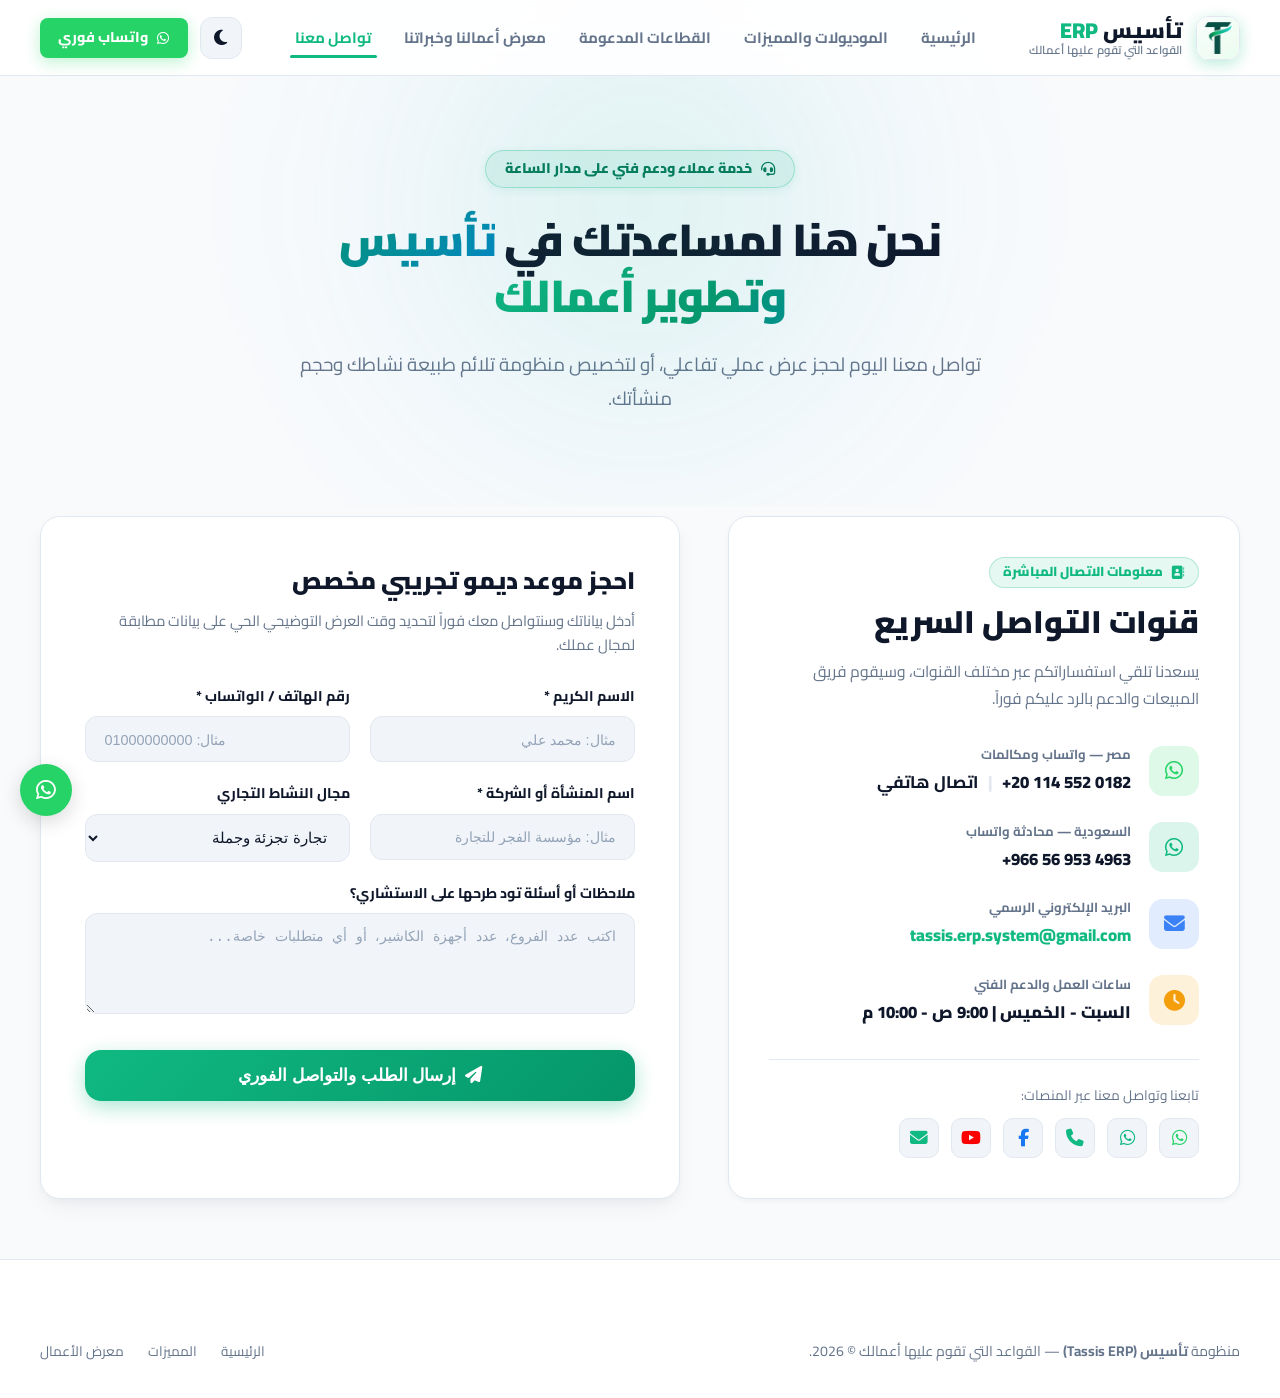
<file: contact.html>
<!DOCTYPE html>
<html lang="ar" dir="rtl" data-theme="light">
<head>
  <meta charset="UTF-8" />
  <meta name="viewport" content="width=device-width, initial-scale=1.0, maximum-scale=5.0, viewport-fit=cover" />
  <title>تواصل معنا وحجز موعد ديمو | تأسيس Tassis ERP</title>
  <meta name="description" content="تواصل مع فريق تأسيس (Tassis ERP) لطلب عرض تجريبي مخصص، الاستفسار عن موديولات المنظومة، والدعم الفني المباشر." />
  <link rel="icon" type="image/x-icon" href="assets/images/brand/favicon.ico" />
  
  <link rel="preconnect" href="https://fonts.googleapis.com" />
  <link rel="preconnect" href="https://fonts.gstatic.com" />
  <link href="https://fonts.googleapis.com/css2?family=Cairo:wght@400;600;700;850;900&family=Tajawal:wght@400;500;700;800&display=swap" rel="stylesheet" />
  <link rel="stylesheet" href="https://cdnjs.cloudflare.com/ajax/libs/font-awesome/6.5.1/css/all.min.css" />
  <link rel="stylesheet" href="assets/css/style.css" />
</head>
<body>

  <!-- Header -->
  <header class="site-header">
    <div class="container nav-wrap">
      <a href="index.html" class="nav-brand">
        <img src="assets/images/brand/logo.png" alt="تأسيس" class="brand-logo-img" />
        <div class="brand-text">
          <span class="brand-name">تأسيس <span>ERP</span></span>
          <span class="brand-slogan">القواعد التي تقوم عليها أعمالك</span>
        </div>
      </a>

      <nav class="nav-links">
        <a href="index.html" class="nav-link">الرئيسية</a>
        <a href="features.html" class="nav-link">الموديولات والمميزات</a>
        <a href="index.html#sectors" class="nav-link">القطاعات المدعومة</a>
        <a href="portfolio.html" class="nav-link">معرض أعمالنا وخبراتنا</a>
        <a href="contact.html" class="nav-link active">تواصل معنا</a>
      </nav>

      <div class="nav-actions">
        <button type="button" class="theme-toggle-btn" id="themeToggleBtn" aria-label="التبديل بين الوضع الفاتح والداكن">
          <i class="fa-solid fa-moon"></i>
        </button>
        <a href="https://wa.me/201145520182" target="_blank" class="mobile-nav-wa js-direct-wa" title="واتساب مباشر">
          <i class="fa-brands fa-whatsapp"></i>
        </a>
        <a href="https://wa.me/201145520182" target="_blank" class="btn btn-whatsapp btn-sm js-direct-wa desktop-only-btn">
          <i class="fa-brands fa-whatsapp"></i>
          <span>واتساب فوري</span>
        </a>
        <button type="button" class="mobile-toggle" aria-label="القائمة">
          <i class="fa-solid fa-bars"></i>
        </button>
      </div>
    </div>
  </header>
  <div class="mobile-nav-backdrop" id="mobileNavBackdrop"></div>

  <!-- Hero Banner -->
  <section class="hero-section" style="padding-top: 150px; padding-bottom: 50px;">
    <div class="hero-glow"></div>
    <div class="container text-center" style="text-align: center; max-width: 820px; margin: 0 auto;">
      <div class="hero-badge">
        <i class="fa-solid fa-headset"></i>
        <span>خدمة عملاء ودعم فني على مدار الساعة</span>
      </div>
      <h1 class="hero-title" style="font-size: 2.8rem;">
        نحن هنا لمساعدتك في <span class="text-gradient">تأسيس وتطوير أعمالك</span>
      </h1>
      <p class="hero-subtitle">
        تواصل معنا اليوم لحجز عرض عملي تفاعلي، أو لتخصيص منظومة تلائم طبيعة نشاطك وحجم منشأتك.
      </p>
    </div>
  </section>

  <!-- Contact Grid -->
  <section class="section" style="padding-top: 10px;">
    <div class="container">
      <div class="contact-grid">
        <!-- Left: Direct Info -->
        <div class="contact-info-card">
          <div class="contact-info-top">
            <span class="section-tag"><i class="fa-solid fa-address-book"></i> معلومات الاتصال المباشرة</span>
            <h3>قنوات التواصل السريع</h3>
            <p>
              يسعدنا تلقي استفساراتكم عبر مختلف القنوات، وسيقوم فريق المبيعات والدعم بالرد عليكم فوراً.
            </p>

            <div class="contact-methods">
              <div class="contact-item">
                <div class="contact-icon" style="background: rgba(37, 211, 102, 0.15); color: #25d366;">
                  <i class="fa-brands fa-whatsapp"></i>
                </div>
                <div class="contact-details">
                  <h5>مصر — واتساب ومكالمات</h5>
                  <div style="display: flex; gap: 0.65rem; flex-wrap: wrap; align-items: center; margin-top: 0.2rem;">
                    <a href="https://wa.me/201145520182" target="_blank" style="color: var(--primary); font-weight: 850;"><span dir="ltr" class="phone-ltr">+20 114 552 0182</span></a>
                    <span style="color: var(--border-color);">|</span>
                    <a href="tel:+201145520182" style="color: var(--text-main); font-weight: 750;">اتصال هاتفي</a>
                  </div>
                </div>
              </div>

              <div class="contact-item">
                <div class="contact-icon" style="background: rgba(16, 185, 129, 0.15); color: #10b981;">
                  <i class="fa-brands fa-whatsapp"></i>
                </div>
                <div class="contact-details">
                  <h5>السعودية — محادثة واتساب</h5>
                  <div style="margin-top: 0.2rem;">
                    <a href="https://wa.me/966569534963" target="_blank" style="color: #059669; font-weight: 850;"><span dir="ltr" class="phone-ltr">+966 56 953 4963</span></a>
                  </div>
                </div>
              </div>

              <div class="contact-item">
                <div class="contact-icon" style="background: rgba(59, 130, 246, 0.15); color: #3b82f6;">
                  <i class="fa-solid fa-envelope"></i>
                </div>
                <div class="contact-details">
                  <h5>البريد الإلكتروني الرسمي</h5>
                  <a href="mailto:tassis.erp.system@gmail.com" dir="ltr" style="color: #10b981; font-weight: 850;">tassis.erp.system@gmail.com</a>
                </div>
              </div>

              <div class="contact-item">
                <div class="contact-icon" style="background: rgba(245, 158, 11, 0.15); color: #f59e0b;">
                  <i class="fa-solid fa-clock"></i>
                </div>
                <div class="contact-details">
                  <h5>ساعات العمل والدعم الفني</h5>
                  <span>السبت - الخميس | 9:00 ص - 10:00 م</span>
                </div>
              </div>
            </div>
          </div>

          <div style="padding-top: 1.5rem; border-top: 1px solid var(--border-color);">
            <div style="font-size: 0.85rem; color: var(--text-muted); margin-bottom: 0.75rem;">تابعنا وتواصل معنا عبر المنصات:</div>
            <div class="social-links">
              <a href="https://wa.me/201145520182" target="_blank" class="social-btn" title="واتساب مصر (+201145520182)"><i class="fa-brands fa-whatsapp" style="color: #25d366;"></i></a>
              <a href="https://wa.me/966569534963" target="_blank" class="social-btn" title="واتساب السعودية (+966569534963)"><i class="fa-brands fa-whatsapp" style="color: #10b981;"></i></a>
              <a href="tel:+201145520182" class="social-btn" title="اتصال هاتفي (+201145520182)"><i class="fa-solid fa-phone" style="color: #10b981;"></i></a>
              <a href="https://www.facebook.com/profile.php?id=100063528505750" target="_blank" class="social-btn" title="صفحتنا على فيسبوك" aria-label="Facebook"><i class="fa-brands fa-facebook-f" style="color: #1877f2;"></i></a>
              <a href="https://youtube.com/@ososerpsystem?si=TwOrZrTG9Jad1h7h" target="_blank" class="social-btn" title="قناتنا على يوتيوب" aria-label="YouTube"><i class="fa-brands fa-youtube" style="color: #ff0000;"></i></a>
              <a href="mailto:tassis.erp.system@gmail.com" class="social-btn" title="البريد الإلكتروني (tassis.erp.system@gmail.com)"><i class="fa-solid fa-envelope" style="color: #10b981;"></i></a>
            </div>
          </div>
        </div>

        <!-- Right: Demo Form -->
        <div class="contact-form-card">
          <h4>احجز موعد ديمو تجريبي مخصص</h4>
          <p>أدخل بياناتك وسنتواصل معك فوراً لتحديد وقت العرض التوضيحي الحي على بيانات مطابقة لمجال عملك.</p>

          <div id="formSuccessMsg" style="display: none; padding: 1rem 1.25rem; background: rgba(16, 185, 129, 0.15); border: 1px solid #10b981; border-radius: 12px; color: var(--text-heading); font-weight: 700; margin-bottom: 1.5rem; font-size: 0.95rem;">
            <i class="fa-solid fa-check-circle" style="color: #10b981; margin-left: 0.5rem;"></i>
            تم استلام طلبك بنجاح! جاري توجيهك إلى الواتساب للتنسيق المباشر...
          </div>

          <form id="demoBookingForm">
            <div class="form-row">
              <div class="form-group">
                <label for="clientName" class="form-label">الاسم الكريم *</label>
                <input type="text" id="clientName" class="form-input" placeholder="مثال: محمد علي" required />
              </div>
              <div class="form-group">
                <label for="clientPhone" class="form-label">رقم الهاتف / الواتساب *</label>
                <input type="tel" id="clientPhone" class="form-input" placeholder="مثال: 01000000000" required />
              </div>
            </div>

            <div class="form-row">
              <div class="form-group">
                <label for="clientCompany" class="form-label">اسم المنشأة أو الشركة *</label>
                <input type="text" id="clientCompany" class="form-input" placeholder="مثال: مؤسسة الفجر للتجارة" required />
              </div>
              <div class="form-group">
                <label for="clientSector" class="form-label">مجال النشاط التجاري</label>
                <select id="clientSector" class="form-select">
                  <option value="تجارة تجزئة وجملة">تجارة تجزئة وجملة</option>
                  <option value="مطاعم وكافيهات">مطاعم وكافيهات</option>
                  <option value="عيادات ومراكز طبية">عيادات ومراكز طبية</option>
                  <option value="مستودعات وسلاسل إمداد">مستودعات وسلاسل إمداد</option>
                  <option value="مقاولات ومشاريع">مقاولات ومشاريع</option>
                  <option value="خدمات عامة وشركات">خدمات عامة وشركات</option>
                  <option value="نشاط آخر">نشاط آخر</option>
                </select>
              </div>
            </div>

            <div class="form-group">
              <label for="clientNotes" class="form-label">ملاحظات أو أسئلة تود طرحها على الاستشاري؟</label>
              <textarea id="clientNotes" class="form-textarea" rows="4" placeholder="اكتب عدد الفروع، عدد أجهزة الكاشير، أو أي متطلبات خاصة..."></textarea>
            </div>

            <button type="submit" class="btn btn-primary btn-lg" style="width: 100%; margin-top: 0.5rem;">
              <i class="fa-solid fa-paper-plane"></i>
              <span>إرسال الطلب والتواصل الفوري</span>
            </button>
          </form>
        </div>
      </div>
    </div>
  </section>

  <!-- Footer -->
  <footer class="site-footer">
    <div class="container">
      <div class="footer-bottom" style="border: none; padding: 0;">
        <div class="copyright">
          منظومة <strong>تأسيس (Tassis ERP)</strong> — القواعد التي تقوم عليها أعمالك © 2026.
        </div>
        <div class="footer-legal-links">
          <a href="index.html">الرئيسية</a>
          <a href="features.html">المميزات</a>
          <a href="portfolio.html">معرض الأعمال</a>
        </div>
      </div>
    </div>
  </footer>

  <!-- Floating Actions -->
  <div class="floating-actions">
    <a href="https://wa.me/201145520182" target="_blank" class="float-btn float-wa" aria-label="واتساب فوري" title="محادثة واتساب">
      <i class="fa-brands fa-whatsapp"></i>
    </a>
    <button type="button" class="float-btn float-top" id="backToTopBtn" aria-label="الرجوع للأعلى">
      <i class="fa-solid fa-arrow-up"></i>
    </button>
  </div>

  <script src="assets/js/main.js"></script>
</body>
</html>
</file>
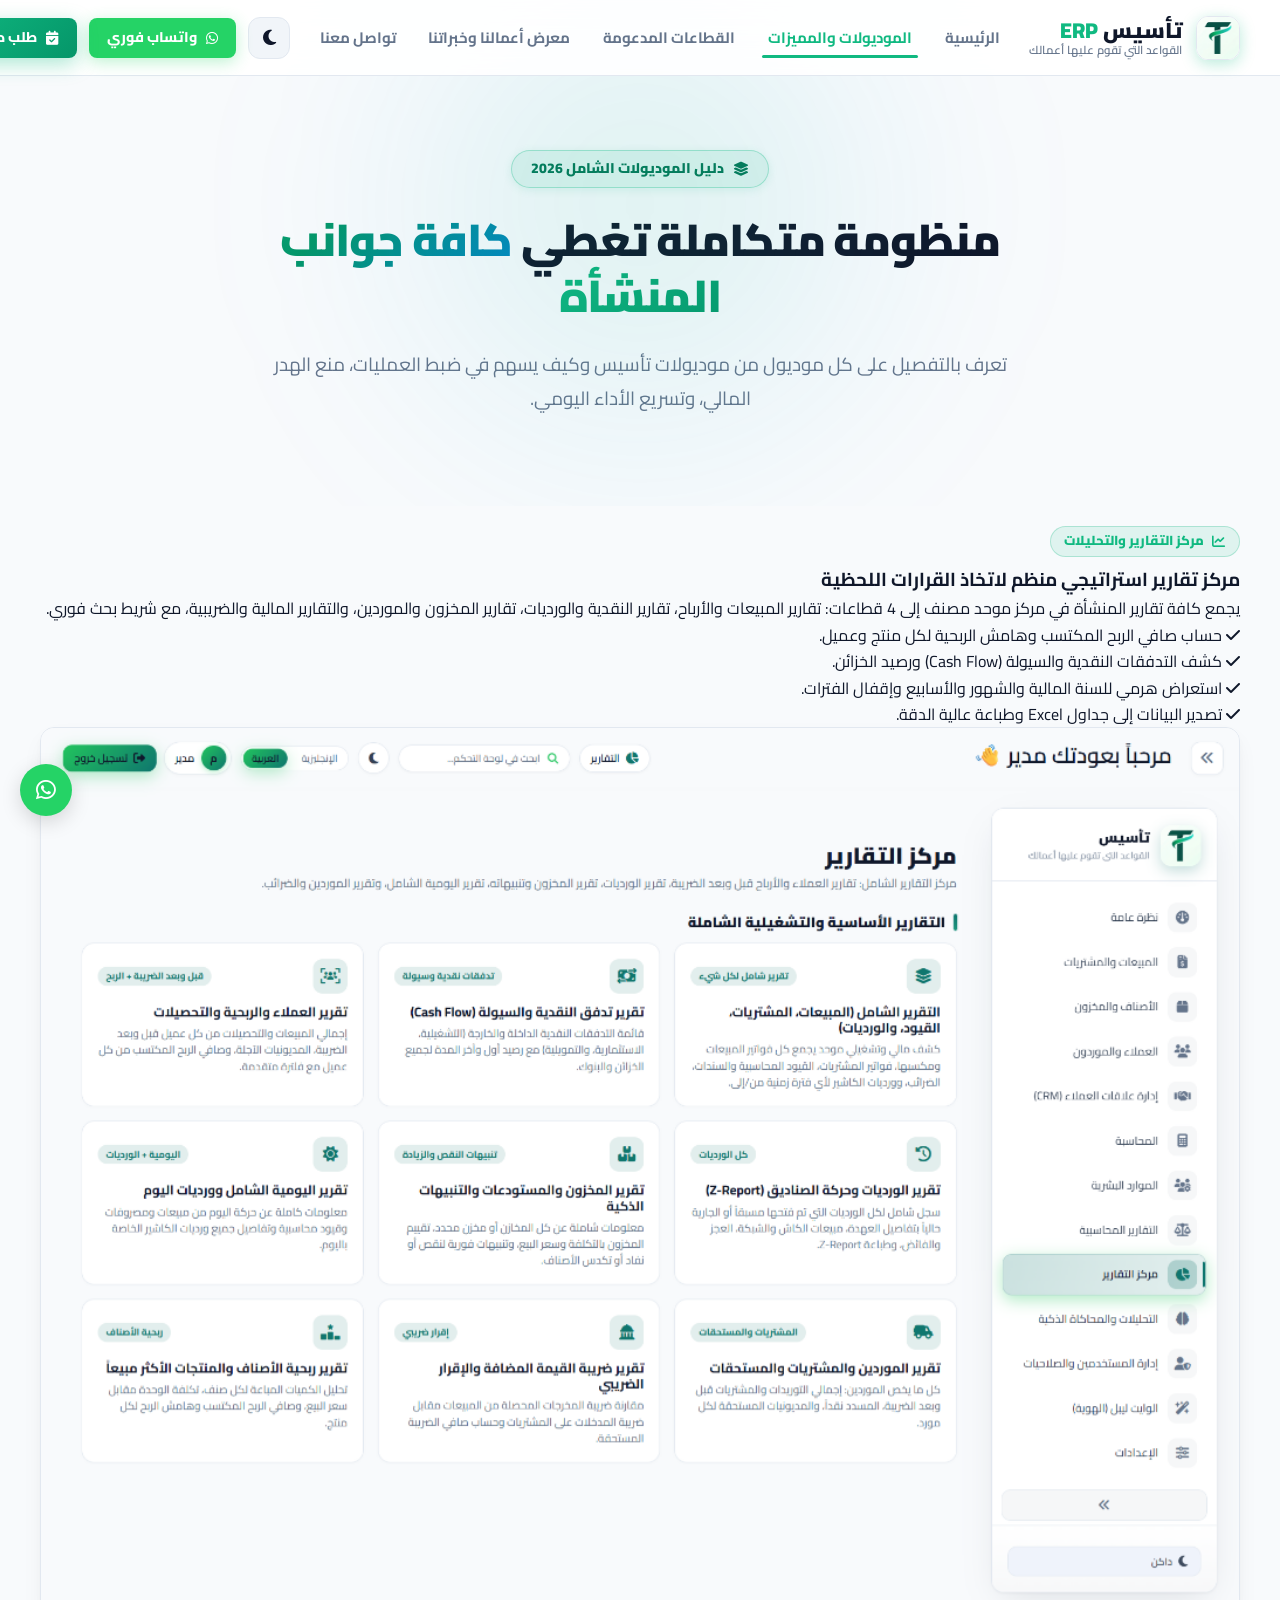
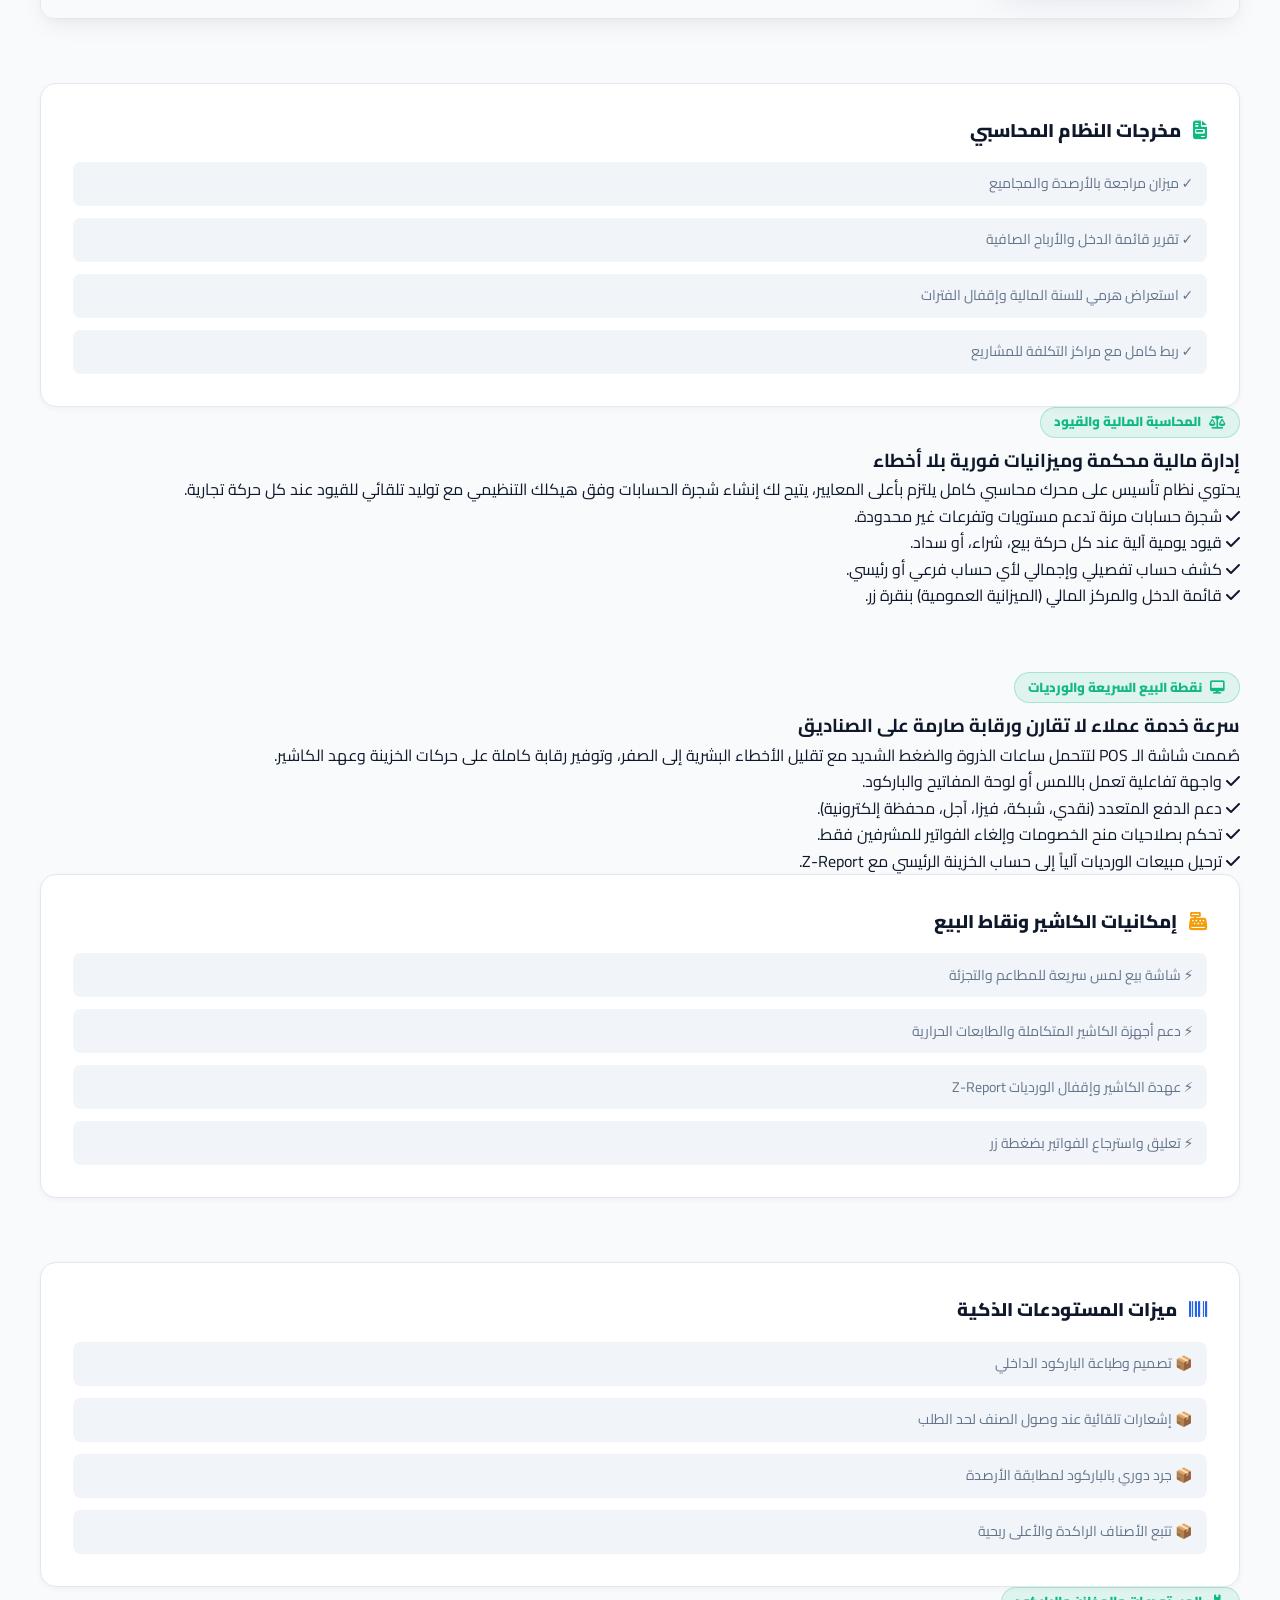
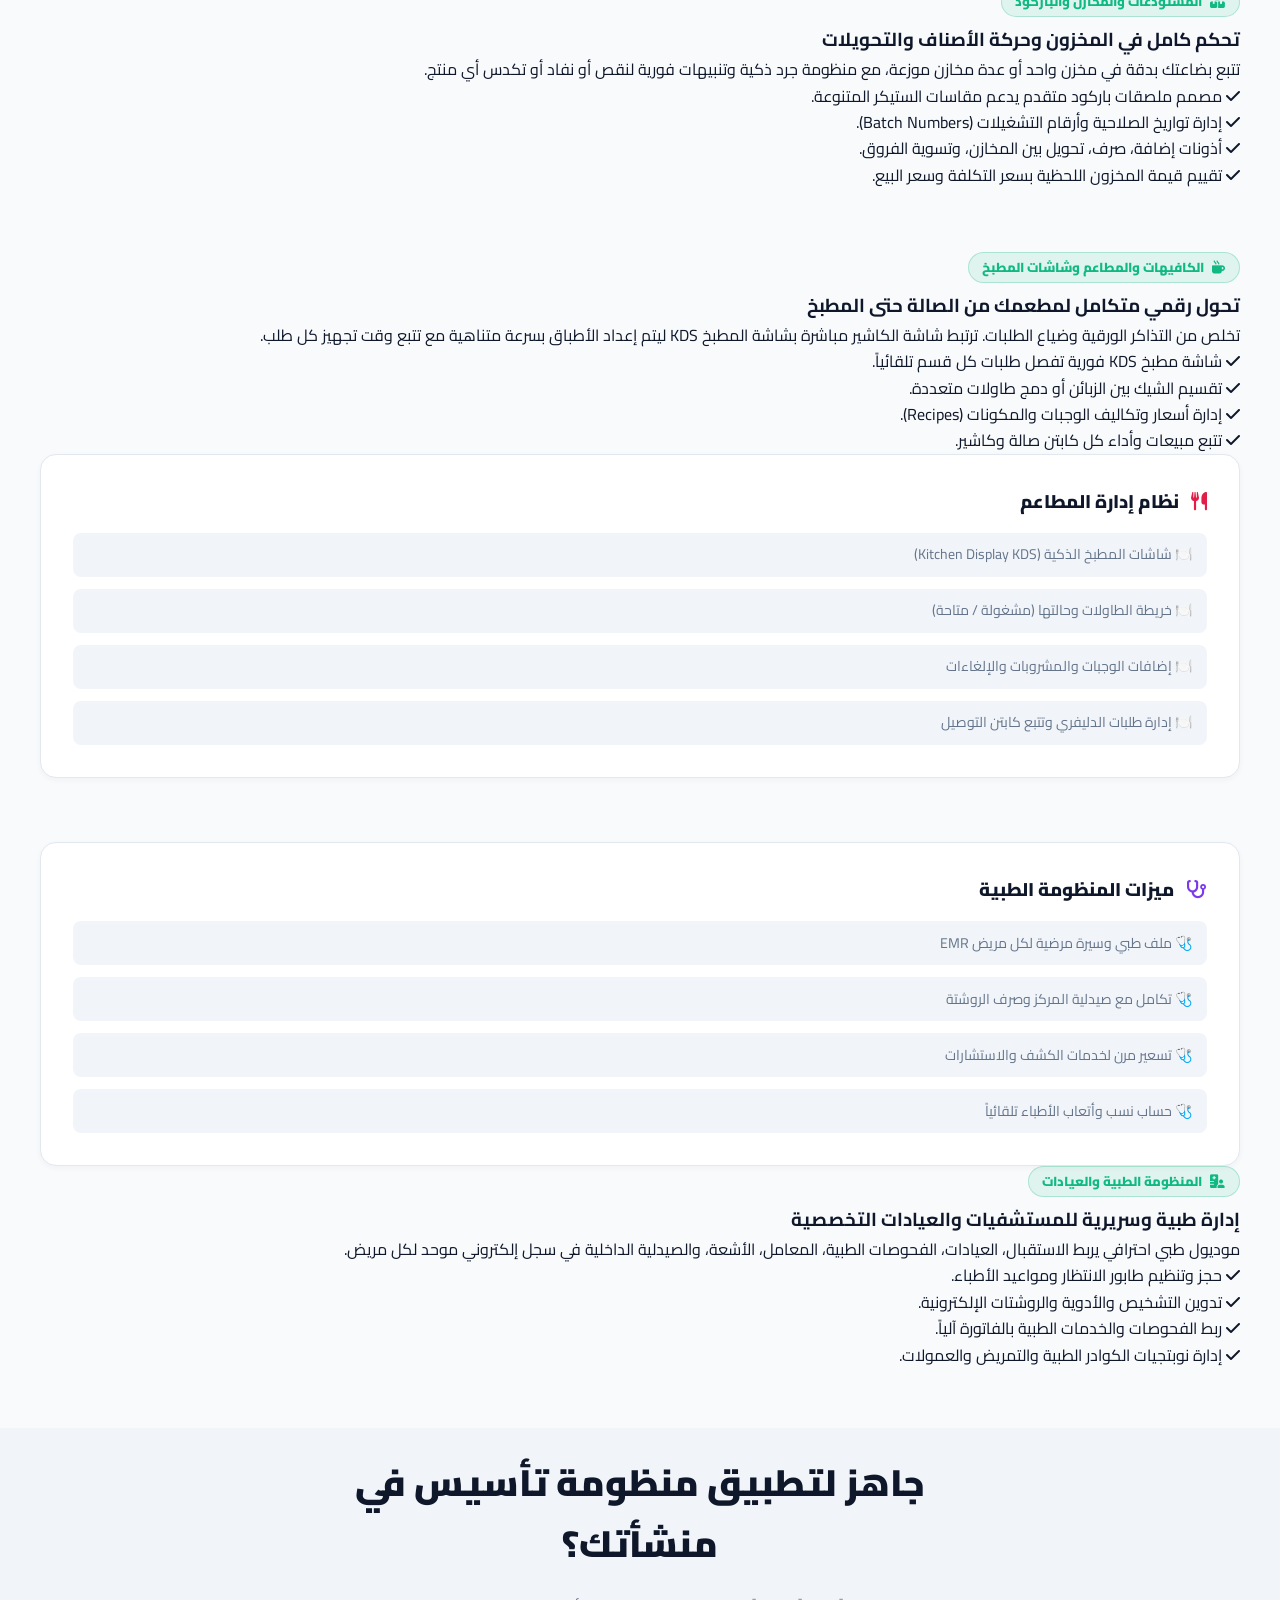
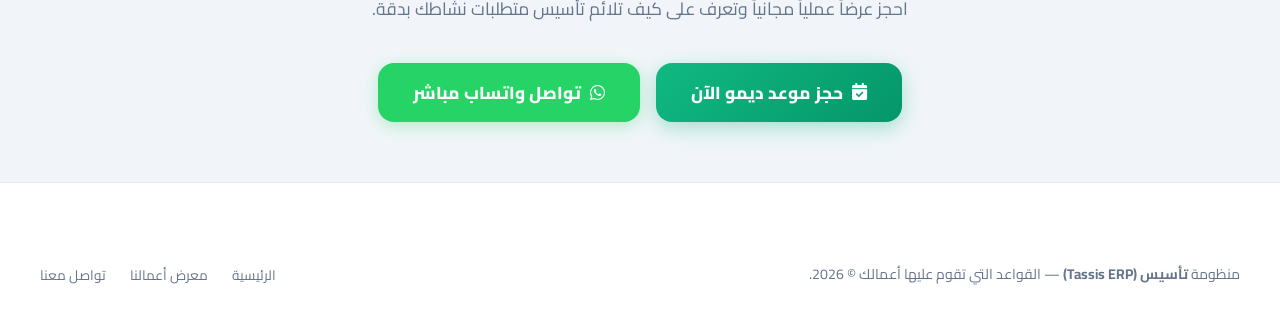
<file: features.html>
<!DOCTYPE html>
<html lang="ar" dir="rtl" data-theme="light">
<head>
  <meta charset="UTF-8" />
  <meta name="viewport" content="width=device-width, initial-scale=1.0, maximum-scale=5.0, viewport-fit=cover" />
  <title>الموديولات والمميزات التفصيلية | تأسيس Tassis ERP</title>
  <meta name="description" content="استكشف تفاصيل وموديولات منظومة تأسيس (Tassis ERP): المحاسبة، المبيعات، المخازن، شؤون الموظفين، المطاعم، والمراكز الطبية." />
  <link rel="icon" type="image/x-icon" href="assets/images/brand/favicon.ico" />
  
  <link rel="preconnect" href="https://fonts.googleapis.com" />
  <link rel="preconnect" href="https://fonts.gstatic.com" />
  <link href="https://fonts.googleapis.com/css2?family=Cairo:wght@400;600;700;850;900&family=Tajawal:wght@400;500;700;800&display=swap" rel="stylesheet" />
  <link rel="stylesheet" href="https://cdnjs.cloudflare.com/ajax/libs/font-awesome/6.5.1/css/all.min.css" />
  <link rel="stylesheet" href="assets/css/style.css" />
</head>
<body>

  <!-- Header -->
  <header class="site-header">
    <div class="container nav-wrap">
      <a href="index.html" class="nav-brand">
        <img src="assets/images/brand/logo.png" alt="تأسيس" class="brand-logo-img" />
        <div class="brand-text">
          <span class="brand-name">تأسيس <span>ERP</span></span>
          <span class="brand-slogan">القواعد التي تقوم عليها أعمالك</span>
        </div>
      </a>

      <nav class="nav-links">
        <a href="index.html" class="nav-link">الرئيسية</a>
        <a href="features.html" class="nav-link active">الموديولات والمميزات</a>
        <a href="index.html#sectors" class="nav-link">القطاعات المدعومة</a>
        <a href="portfolio.html" class="nav-link">معرض أعمالنا وخبراتنا</a>
        <a href="contact.html" class="nav-link">تواصل معنا</a>
      </nav>

      <div class="nav-actions">
        <button type="button" class="theme-toggle-btn" id="themeToggleBtn" aria-label="التبديل بين الوضع الفاتح والداكن">
          <i class="fa-solid fa-moon"></i>
        </button>
        <a href="https://wa.me/201145520182" target="_blank" class="mobile-nav-wa js-direct-wa" title="واتساب مباشر">
          <i class="fa-brands fa-whatsapp"></i>
        </a>
        <a href="https://wa.me/201145520182" target="_blank" class="btn btn-whatsapp btn-sm js-direct-wa desktop-only-btn">
          <i class="fa-brands fa-whatsapp"></i>
          <span>واتساب فوري</span>
        </a>
        <a href="contact.html" class="btn btn-primary btn-sm desktop-only-btn">
          <i class="fa-solid fa-calendar-check"></i>
          <span>طلب ديمو حي</span>
        </a>
        <button type="button" class="mobile-toggle" aria-label="القائمة">
          <i class="fa-solid fa-bars"></i>
        </button>
      </div>
    </div>
  </header>
  <div class="mobile-nav-backdrop" id="mobileNavBackdrop"></div>

  <!-- Page Banner -->
  <section class="hero-section" style="padding-top: 150px; padding-bottom: 50px;">
    <div class="hero-glow"></div>
    <div class="container text-center" style="text-align: center; max-width: 840px; margin: 0 auto;">
      <div class="hero-badge">
        <i class="fa-solid fa-layer-group"></i>
        <span>دليل الموديولات الشامل 2026</span>
      </div>
      <h1 class="hero-title" style="font-size: 2.8rem;">
        منظومة متكاملة تغطي <span class="text-gradient">كافة جوانب المنشأة</span>
      </h1>
      <p class="hero-subtitle">
        تعرف بالتفصيل على كل موديول من موديولات تأسيس وكيف يسهم في ضبط العمليات، منع الهدر المالي، وتسريع الأداء اليومي.
      </p>
    </div>
  </section>

  <!-- Modules In-depth Showcase -->
  <section class="section" style="padding-top: 20px;">
    <div class="container">
      <div style="display: flex; flex-direction: column; gap: 4rem;">

        <!-- 1. Reports Hub In-depth with Real Screenshot -->
        <div class="panel-preview" id="reports">
          <div class="preview-info">
            <span class="section-tag"><i class="fa-solid fa-chart-line"></i> مركز التقارير والتحليلات</span>
            <h3>مركز تقارير استراتيجي منظم لاتخاذ القرارات اللحظية</h3>
            <p>
              يجمع كافة تقارير المنشأة في مركز موحد مصنف إلى 4 قطاعات: تقارير المبيعات والأرباح، تقارير النقدية والورديات، تقارير المخزون والموردين، والتقارير المالية والضريبية، مع شريط بحث فوري.
            </p>
            <ul class="preview-checklist">
              <li><i class="fa-solid fa-check"></i> حساب صافي الربح المكتسب وهامش الربحية لكل منتج وعميل.</li>
              <li><i class="fa-solid fa-check"></i> كشف التدفقات النقدية والسيولة (Cash Flow) ورصيد الخزائن.</li>
              <li><i class="fa-solid fa-check"></i> استعراض هرمي للسنة المالية والشهور والأسابيع وإقفال الفترات.</li>
              <li><i class="fa-solid fa-check"></i> تصدير البيانات إلى جداول Excel وطباعة عالية الدقة.</li>
            </ul>
          </div>
          <div class="preview-graphic">
            <div style="border-radius: 14px; overflow: hidden; box-shadow: var(--shadow-md); border: 1px solid var(--border-color);">
              <img src="assets/images/mockups/app-dashboard.png" alt="مركز التقارير في تأسيس" style="width: 100%; height: auto;" />
            </div>
          </div>
        </div>

        <!-- 2. Accounting -->
        <div class="panel-preview" id="accounting" style="grid-template-columns: 1fr 1.2fr;">
          <div class="preview-graphic">
            <div style="background: var(--bg-surface); border-radius: 16px; padding: 2rem; border: 1px solid var(--border-color); box-shadow: var(--shadow-sm);">
              <h4 style="font-size: 1.15rem; font-weight: 850; margin-bottom: 1rem;"><i class="fa-solid fa-file-invoice" style="color: #10b981; margin-left: 0.5rem;"></i> مخرجات النظام المحاسبي</h4>
              <div style="display: flex; flex-direction: column; gap: 0.75rem; font-size: 0.88rem; color: var(--text-muted);">
                <div style="padding: 0.65rem 0.85rem; background: var(--bg-subtle); border-radius: 8px;">✓ ميزان مراجعة بالأرصدة والمجاميع</div>
                <div style="padding: 0.65rem 0.85rem; background: var(--bg-subtle); border-radius: 8px;">✓ تقرير قائمة الدخل والأرباح الصافية</div>
                <div style="padding: 0.65rem 0.85rem; background: var(--bg-subtle); border-radius: 8px;">✓ استعراض هرمي للسنة المالية وإقفال الفترات</div>
                <div style="padding: 0.65rem 0.85rem; background: var(--bg-subtle); border-radius: 8px;">✓ ربط كامل مع مراكز التكلفة للمشاريع</div>
              </div>
            </div>
          </div>
          <div class="preview-info">
            <span class="section-tag"><i class="fa-solid fa-scale-balanced"></i> المحاسبة المالية والقيود</span>
            <h3>إدارة مالية محكمة وميزانيات فورية بلا أخطاء</h3>
            <p>
              يحتوي نظام تأسيس على محرك محاسبي كامل يلتزم بأعلى المعايير، يتيح لك إنشاء شجرة الحسابات وفق هيكلك التنظيمي مع توليد تلقائي للقيود عند كل حركة تجارية.
            </p>
            <ul class="preview-checklist">
              <li><i class="fa-solid fa-check"></i> شجرة حسابات مرنة تدعم مستويات وتفرعات غير محدودة.</li>
              <li><i class="fa-solid fa-check"></i> قيود يومية آلية عند كل حركة بيع، شراء، أو سداد.</li>
              <li><i class="fa-solid fa-check"></i> كشف حساب تفصيلي وإجمالي لأي حساب فرعي أو رئيسي.</li>
              <li><i class="fa-solid fa-check"></i> قائمة الدخل والمركز المالي (الميزانية العمومية) بنقرة زر.</li>
            </ul>
          </div>
        </div>

        <!-- 3. POS & Shifts -->
        <div class="panel-preview" id="pos">
          <div class="preview-info">
            <span class="section-tag"><i class="fa-solid fa-desktop"></i> نقطة البيع السريعة والورديات</span>
            <h3>سرعة خدمة عملاء لا تقارن ورقابة صارمة على الصناديق</h3>
            <p>
              صُممت شاشة الـ POS لتتحمل ساعات الذروة والضغط الشديد مع تقليل الأخطاء البشرية إلى الصفر، وتوفير رقابة كاملة على حركات الخزينة وعهد الكاشير.
            </p>
            <ul class="preview-checklist">
              <li><i class="fa-solid fa-check"></i> واجهة تفاعلية تعمل باللمس أو لوحة المفاتيح والباركود.</li>
              <li><i class="fa-solid fa-check"></i> دعم الدفع المتعدد (نقدي، شبكة، فيزا، آجل، محفظة إلكترونية).</li>
              <li><i class="fa-solid fa-check"></i> تحكم بصلاحيات منح الخصومات وإلغاء الفواتير للمشرفين فقط.</li>
              <li><i class="fa-solid fa-check"></i> ترحيل مبيعات الورديات آلياً إلى حساب الخزينة الرئيسي مع Z-Report.</li>
            </ul>
          </div>
          <div class="preview-graphic">
            <div style="background: var(--bg-surface); border-radius: 16px; padding: 2rem; border: 1px solid var(--border-color); box-shadow: var(--shadow-sm);">
              <h4 style="font-size: 1.15rem; font-weight: 850; margin-bottom: 1rem;"><i class="fa-solid fa-cash-register" style="color: #f59e0b; margin-left: 0.5rem;"></i> إمكانيات الكاشير ونقاط البيع</h4>
              <div style="display: flex; flex-direction: column; gap: 0.75rem; font-size: 0.88rem; color: var(--text-muted);">
                <div style="padding: 0.65rem 0.85rem; background: var(--bg-subtle); border-radius: 8px;">⚡ شاشة بيع لمس سريعة للمطاعم والتجزئة</div>
                <div style="padding: 0.65rem 0.85rem; background: var(--bg-subtle); border-radius: 8px;">⚡ دعم أجهزة الكاشير المتكاملة والطابعات الحرارية</div>
                <div style="padding: 0.65rem 0.85rem; background: var(--bg-subtle); border-radius: 8px;">⚡ عهدة الكاشير وإقفال الورديات Z-Report</div>
                <div style="padding: 0.65rem 0.85rem; background: var(--bg-subtle); border-radius: 8px;">⚡ تعليق واسترجاع الفواتير بضغطة زر</div>
              </div>
            </div>
          </div>
        </div>

        <!-- 4. Inventory -->
        <div class="panel-preview" id="inventory" style="grid-template-columns: 1fr 1.2fr;">
          <div class="preview-graphic">
            <div style="background: var(--bg-surface); border-radius: 16px; padding: 2rem; border: 1px solid var(--border-color); box-shadow: var(--shadow-sm);">
              <h4 style="font-size: 1.15rem; font-weight: 850; margin-bottom: 1rem;"><i class="fa-solid fa-barcode" style="color: #2563eb; margin-left: 0.5rem;"></i> ميزات المستودعات الذكية</h4>
              <div style="display: flex; flex-direction: column; gap: 0.75rem; font-size: 0.88rem; color: var(--text-muted);">
                <div style="padding: 0.65rem 0.85rem; background: var(--bg-subtle); border-radius: 8px;">📦 تصميم وطباعة الباركود الداخلي</div>
                <div style="padding: 0.65rem 0.85rem; background: var(--bg-subtle); border-radius: 8px;">📦 إشعارات تلقائية عند وصول الصنف لحد الطلب</div>
                <div style="padding: 0.65rem 0.85rem; background: var(--bg-subtle); border-radius: 8px;">📦 جرد دوري بالباركود لمطابقة الأرصدة</div>
                <div style="padding: 0.65rem 0.85rem; background: var(--bg-subtle); border-radius: 8px;">📦 تتبع الأصناف الراكدة والأعلى ربحية</div>
              </div>
            </div>
          </div>
          <div class="preview-info">
            <span class="section-tag"><i class="fa-solid fa-boxes-stacked"></i> المستودعات والمخازن والباركود</span>
            <h3>تحكم كامل في المخزون وحركة الأصناف والتحويلات</h3>
            <p>
              تتبع بضاعتك بدقة في مخزن واحد أو عدة مخازن موزعة، مع منظومة جرد ذكية وتنبيهات فورية لنقص أو نفاد أو تكدس أي منتج.
            </p>
            <ul class="preview-checklist">
              <li><i class="fa-solid fa-check"></i> مصمم ملصقات باركود متقدم يدعم مقاسات الستيكر المتنوعة.</li>
              <li><i class="fa-solid fa-check"></i> إدارة تواريخ الصلاحية وأرقام التشغيلات (Batch Numbers).</li>
              <li><i class="fa-solid fa-check"></i> أذونات إضافة، صرف، تحويل بين المخازن، وتسوية الفروق.</li>
              <li><i class="fa-solid fa-check"></i> تقييم قيمة المخزون اللحظية بسعر التكلفة وسعر البيع.</li>
            </ul>
          </div>
        </div>

        <!-- 5. Cafe & Restaurant KDS -->
        <div class="panel-preview" id="cafe">
          <div class="preview-info">
            <span class="section-tag"><i class="fa-solid fa-mug-hot"></i> الكافيهات والمطاعم وشاشات المطبخ</span>
            <h3>تحول رقمي متكامل لمطعمك من الصالة حتى المطبخ</h3>
            <p>
              تخلص من التذاكر الورقية وضياع الطلبات. ترتبط شاشة الكاشير مباشرة بشاشة المطبخ KDS ليتم إعداد الأطباق بسرعة متناهية مع تتبع وقت تجهيز كل طلب.
            </p>
            <ul class="preview-checklist">
              <li><i class="fa-solid fa-check"></i> شاشة مطبخ KDS فورية تفصل طلبات كل قسم تلقائياً.</li>
              <li><i class="fa-solid fa-check"></i> تقسيم الشيك بين الزبائن أو دمج طاولات متعددة.</li>
              <li><i class="fa-solid fa-check"></i> إدارة أسعار وتكاليف الوجبات والمكونات (Recipes).</li>
              <li><i class="fa-solid fa-check"></i> تتبع مبيعات وأداء كل كابتن صالة وكاشير.</li>
            </ul>
          </div>
          <div class="preview-graphic">
            <div style="background: var(--bg-surface); border-radius: 16px; padding: 2rem; border: 1px solid var(--border-color); box-shadow: var(--shadow-sm);">
              <h4 style="font-size: 1.15rem; font-weight: 850; margin-bottom: 1rem;"><i class="fa-solid fa-utensils" style="color: #e11d48; margin-left: 0.5rem;"></i> نظام إدارة المطاعم</h4>
              <div style="display: flex; flex-direction: column; gap: 0.75rem; font-size: 0.88rem; color: var(--text-muted);">
                <div style="padding: 0.65rem 0.85rem; background: var(--bg-subtle); border-radius: 8px;">🍽️ شاشات المطبخ الذكية (Kitchen Display KDS)</div>
                <div style="padding: 0.65rem 0.85rem; background: var(--bg-subtle); border-radius: 8px;">🍽️ خريطة الطاولات وحالتها (مشغولة / متاحة)</div>
                <div style="padding: 0.65rem 0.85rem; background: var(--bg-subtle); border-radius: 8px;">🍽️ إضافات الوجبات والمشروبات والإلغاءات</div>
                <div style="padding: 0.65rem 0.85rem; background: var(--bg-subtle); border-radius: 8px;">🍽️ إدارة طلبات الدليفري وتتبع كابتن التوصيل</div>
              </div>
            </div>
          </div>
        </div>

        <!-- 6. Medical System -->
        <div class="panel-preview" id="hospital" style="grid-template-columns: 1fr 1.2fr;">
          <div class="preview-graphic">
            <div style="background: var(--bg-surface); border-radius: 16px; padding: 2rem; border: 1px solid var(--border-color); box-shadow: var(--shadow-sm);">
              <h4 style="font-size: 1.15rem; font-weight: 850; margin-bottom: 1rem;"><i class="fa-solid fa-stethoscope" style="color: #7c3aed; margin-left: 0.5rem;"></i> ميزات المنظومة الطبية</h4>
              <div style="display: flex; flex-direction: column; gap: 0.75rem; font-size: 0.88rem; color: var(--text-muted);">
                <div style="padding: 0.65rem 0.85rem; background: var(--bg-subtle); border-radius: 8px;">🩺 ملف طبي وسيرة مرضية لكل مريض EMR</div>
                <div style="padding: 0.65rem 0.85rem; background: var(--bg-subtle); border-radius: 8px;">🩺 تكامل مع صيدلية المركز وصرف الروشتة</div>
                <div style="padding: 0.65rem 0.85rem; background: var(--bg-subtle); border-radius: 8px;">🩺 تسعير مرن لخدمات الكشف والاستشارات</div>
                <div style="padding: 0.65rem 0.85rem; background: var(--bg-subtle); border-radius: 8px;">🩺 حساب نسب وأتعاب الأطباء تلقائياً</div>
              </div>
            </div>
          </div>
          <div class="preview-info">
            <span class="section-tag"><i class="fa-solid fa-hospital-user"></i> المنظومة الطبية والعيادات</span>
            <h3>إدارة طبية وسريرية للمستشفيات والعيادات التخصصية</h3>
            <p>
              موديول طبي احترافي يربط الاستقبال، العيادات، الفحوصات الطبية، المعامل، الأشعة، والصيدلية الداخلية في سجل إلكتروني موحد لكل مريض.
            </p>
            <ul class="preview-checklist">
              <li><i class="fa-solid fa-check"></i> حجز وتنظيم طابور الانتظار ومواعيد الأطباء.</li>
              <li><i class="fa-solid fa-check"></i> تدوين التشخيص والأدوية والروشتات الإلكترونية.</li>
              <li><i class="fa-solid fa-check"></i> ربط الفحوصات والخدمات الطبية بالفاتورة آلياً.</li>
              <li><i class="fa-solid fa-check"></i> إدارة نوبتجيات الكوادر الطبية والتمريض والعمولات.</li>
            </ul>
          </div>
        </div>

      </div>
    </div>
  </section>

  <!-- CTA Box -->
  <section class="section section-subtle">
    <div class="container text-center" style="text-align: center; max-width: 780px; margin: 0 auto;">
      <h2 style="font-size: 2.3rem; font-weight: 900; margin-bottom: 1.25rem;">جاهز لتطبيق منظومة تأسيس في منشأتك؟</h2>
      <p style="color: var(--text-muted); font-size: 1.1rem; margin-bottom: 2.5rem;">
        احجز عرضاً عملياً مجانياً وتعرف على كيف تلائم تأسيس متطلبات نشاطك بدقة.
      </p>
      <div style="display: flex; justify-content: center; gap: 1rem; flex-wrap: wrap;">
        <a href="contact.html" class="btn btn-primary btn-lg">
          <i class="fa-solid fa-calendar-check"></i>
          <span>حجز موعد ديمو الآن</span>
        </a>
        <a href="https://wa.me/201145520182" target="_blank" class="btn btn-whatsapp btn-lg js-direct-wa">
          <i class="fa-brands fa-whatsapp"></i>
          <span>تواصل واتساب مباشر</span>
        </a>
      </div>
    </div>
  </section>

  <!-- Footer -->
  <footer class="site-footer">
    <div class="container">
      <div class="footer-bottom" style="border: none; padding: 0;">
        <div class="copyright">
          منظومة <strong>تأسيس (Tassis ERP)</strong> — القواعد التي تقوم عليها أعمالك © 2026.
        </div>
        <div class="footer-legal-links">
          <a href="index.html">الرئيسية</a>
          <a href="portfolio.html">معرض أعمالنا</a>
          <a href="contact.html">تواصل معنا</a>
        </div>
      </div>
    </div>
  </footer>

  <!-- Floating Actions -->
  <div class="floating-actions">
    <a href="https://wa.me/201145520182" target="_blank" class="float-btn float-wa js-direct-wa" aria-label="واتساب فوري">
      <i class="fa-brands fa-whatsapp"></i>
    </a>
    <button type="button" class="float-btn float-top" id="backToTopBtn" aria-label="الرجوع للأعلى">
      <i class="fa-solid fa-arrow-up"></i>
    </button>
  </div>

  <script src="assets/js/main.js"></script>
</body>
</html>
</file>
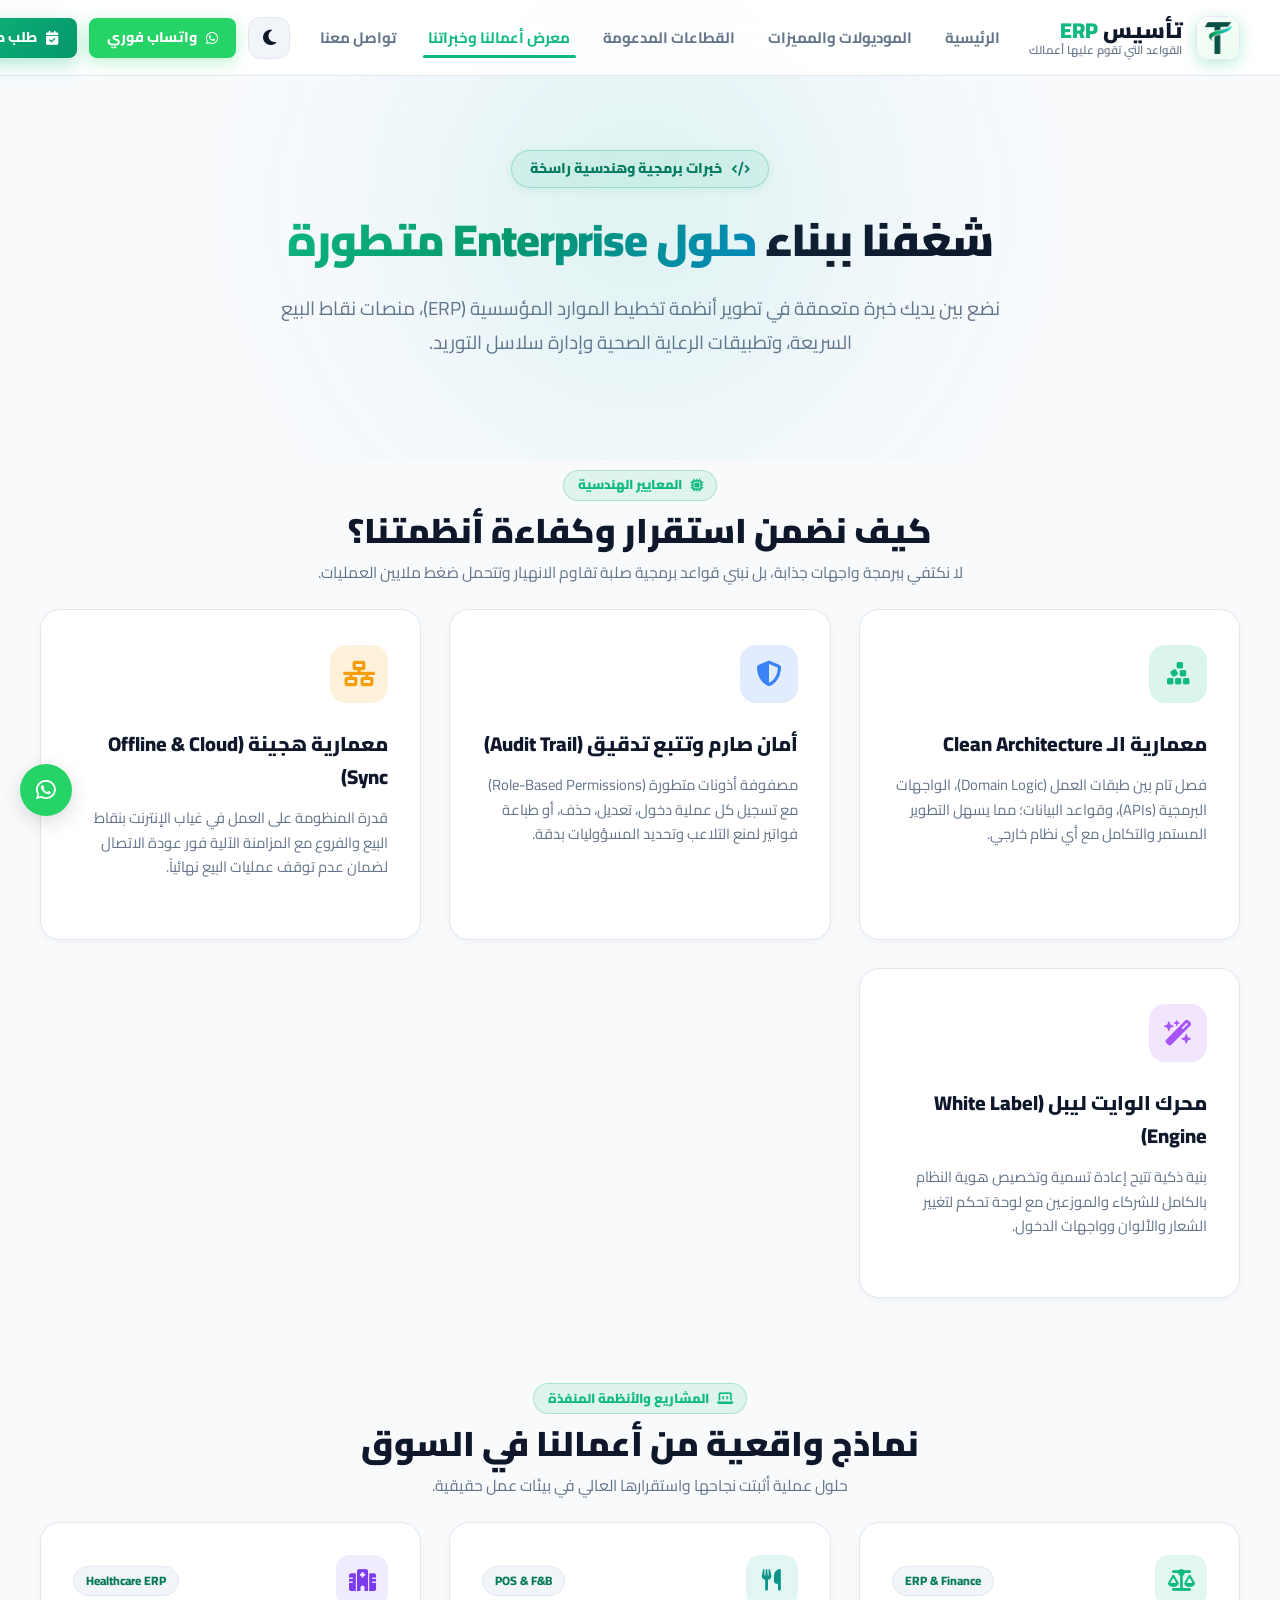
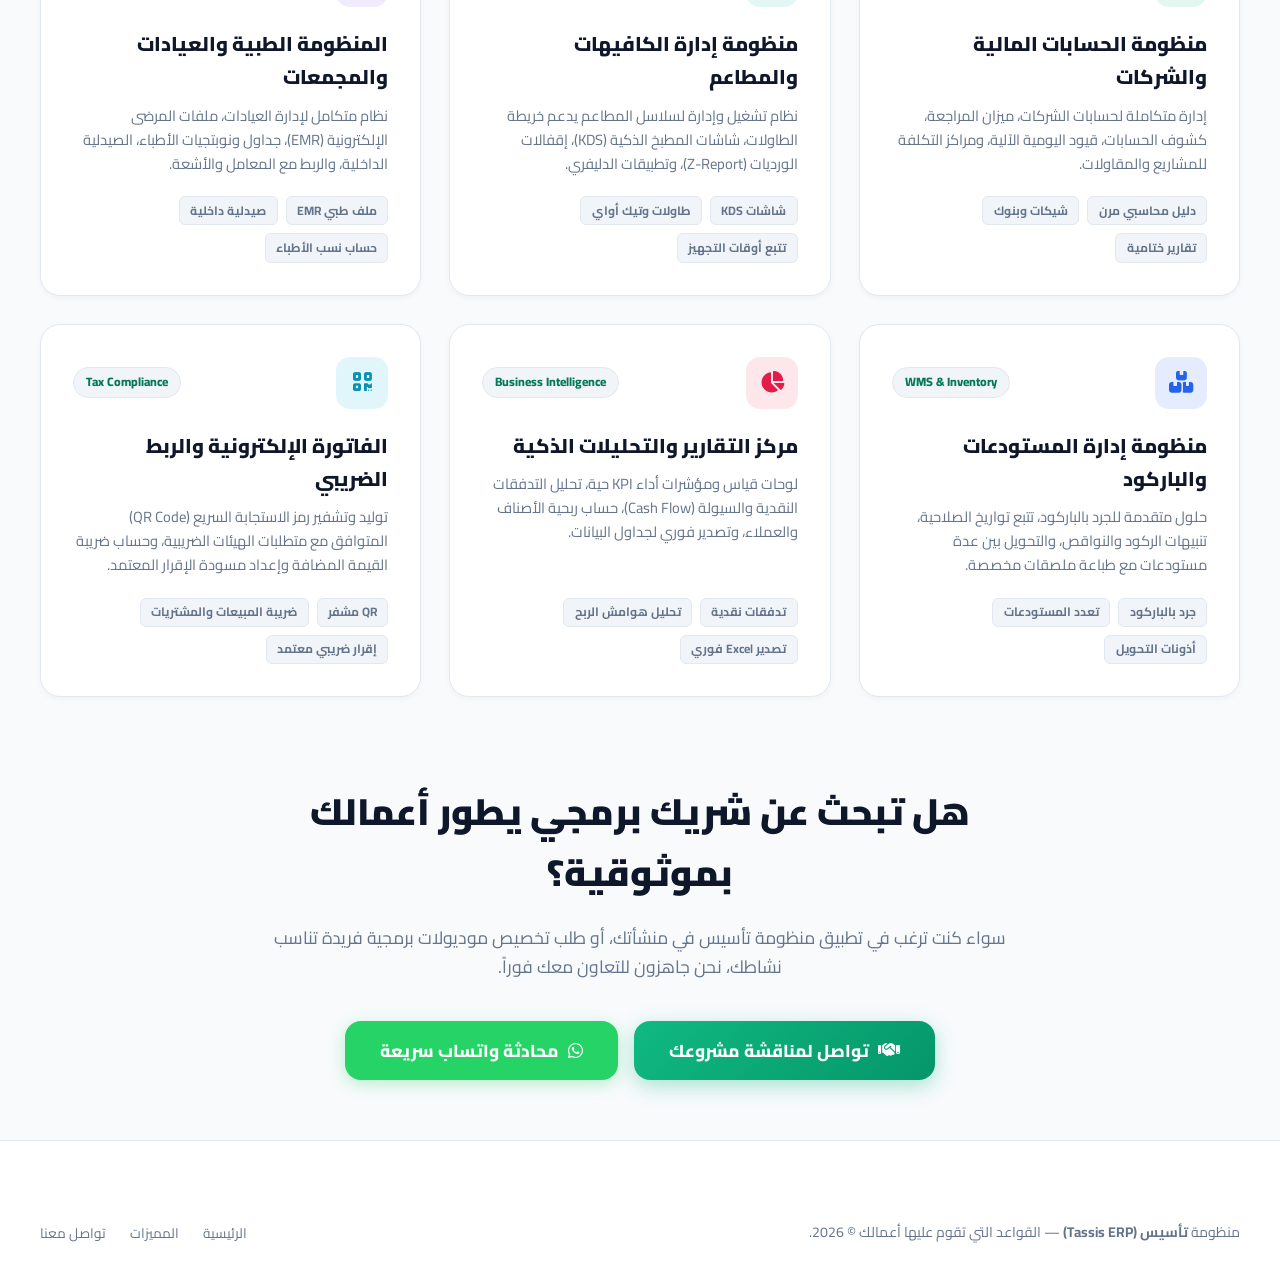
<file: portfolio.html>
<!DOCTYPE html>
<html lang="ar" dir="rtl" data-theme="light">
<head>
  <meta charset="UTF-8" />
  <meta name="viewport" content="width=device-width, initial-scale=1.0, maximum-scale=5.0, viewport-fit=cover" />
  <title>معرض أعمالنا والخبرات البرمجية | تأسيس Tassis ERP</title>
  <meta name="description" content="استعرض سابقة أعمالنا وخبراتنا في تطوير أنظمة ERP والحلول البرمجية المؤسسية المتكاملة." />
  <link rel="icon" type="image/x-icon" href="assets/images/brand/favicon.ico" />
  
  <link rel="preconnect" href="https://fonts.googleapis.com" />
  <link rel="preconnect" href="https://fonts.gstatic.com" />
  <link href="https://fonts.googleapis.com/css2?family=Cairo:wght@400;600;700;850;900&family=Tajawal:wght@400;500;700;800&display=swap" rel="stylesheet" />
  <link rel="stylesheet" href="https://cdnjs.cloudflare.com/ajax/libs/font-awesome/6.5.1/css/all.min.css" />
  <link rel="stylesheet" href="assets/css/style.css" />
</head>
<body>

  <!-- Header -->
  <header class="site-header">
    <div class="container nav-wrap">
      <a href="index.html" class="nav-brand">
        <img src="assets/images/brand/logo.png" alt="تأسيس" class="brand-logo-img" />
        <div class="brand-text">
          <span class="brand-name">تأسيس <span>ERP</span></span>
          <span class="brand-slogan">القواعد التي تقوم عليها أعمالك</span>
        </div>
      </a>

      <nav class="nav-links">
        <a href="index.html" class="nav-link">الرئيسية</a>
        <a href="features.html" class="nav-link">الموديولات والمميزات</a>
        <a href="index.html#sectors" class="nav-link">القطاعات المدعومة</a>
        <a href="portfolio.html" class="nav-link active">معرض أعمالنا وخبراتنا</a>
        <a href="contact.html" class="nav-link">تواصل معنا</a>
      </nav>

      <div class="nav-actions">
        <button type="button" class="theme-toggle-btn" id="themeToggleBtn" aria-label="التبديل بين الوضع الفاتح والداكن">
          <i class="fa-solid fa-moon"></i>
        </button>
        <a href="https://wa.me/201145520182" target="_blank" class="mobile-nav-wa js-direct-wa" title="واتساب مباشر">
          <i class="fa-brands fa-whatsapp"></i>
        </a>
        <a href="https://wa.me/201145520182" target="_blank" class="btn btn-whatsapp btn-sm js-direct-wa desktop-only-btn">
          <i class="fa-brands fa-whatsapp"></i>
          <span>واتساب فوري</span>
        </a>
        <a href="contact.html" class="btn btn-primary btn-sm desktop-only-btn">
          <i class="fa-solid fa-calendar-check"></i>
          <span>طلب ديمو حي</span>
        </a>
        <button type="button" class="mobile-toggle" aria-label="القائمة">
          <i class="fa-solid fa-bars"></i>
        </button>
      </div>
    </div>
  </header>
  <div class="mobile-nav-backdrop" id="mobileNavBackdrop"></div>

  <!-- Hero Banner -->
  <section class="hero-section" style="padding-top: 150px; padding-bottom: 60px;">
    <div class="hero-glow"></div>
    <div class="container text-center" style="text-align: center; max-width: 820px; margin: 0 auto;">
      <div class="hero-badge">
        <i class="fa-solid fa-code"></i>
        <span>خبرات برمجية وهندسية راسخة</span>
      </div>
      <h1 class="hero-title" style="font-size: 2.8rem;">
        شغفنا ببناء <span class="text-gradient">حلول Enterprise متطورة</span>
      </h1>
      <p class="hero-subtitle">
        نضع بين يديك خبرة متعمقة في تطوير أنظمة تخطيط الموارد المؤسسية (ERP)، منصات نقاط البيع السريعة، وتطبيقات الرعاية الصحية وإدارة سلاسل التوريد.
      </p>
    </div>
  </section>

  <!-- Engineering Pillars -->
  <section class="section" style="padding-top: 10px;">
    <div class="container">
      <div class="section-header">
        <span class="section-tag"><i class="fa-solid fa-microchip"></i> المعايير الهندسية</span>
        <h2 class="section-title">كيف نضمن استقرار وكفاءة أنظمتنا؟</h2>
        <p class="section-desc">
          لا نكتفي ببرمجة واجهات جذابة، بل نبني قواعد برمجية صلبة تقاوم الانهيار وتتحمل ضغط ملايين العمليات.
        </p>
      </div>

      <div class="sectors-grid">
        <div class="sector-card">
          <div class="sector-icon" style="background: rgba(16, 185, 129, 0.15); color: #10b981;">
            <i class="fa-solid fa-cubes-stacked"></i>
          </div>
          <h3 class="sector-title">معمارية الـ Clean Architecture</h3>
          <p class="sector-desc">
            فصل تام بين طبقات العمل (Domain Logic)، الواجهات البرمجية (APIs)، وقواعد البيانات؛ مما يسهل التطوير المستمر والتكامل مع أي نظام خارجي.
          </p>
        </div>

        <div class="sector-card">
          <div class="sector-icon" style="background: rgba(59, 130, 246, 0.15); color: #3b82f6;">
            <i class="fa-solid fa-shield-halved"></i>
          </div>
          <h3 class="sector-title">أمان صارم وتتبع تدقيق (Audit Trail)</h3>
          <p class="sector-desc">
            مصفوفة أذونات متطورة (Role-Based Permissions) مع تسجيل كل عملية دخول، تعديل، حذف، أو طباعة فواتير لمنع التلاعب وتحديد المسؤوليات بدقة.
          </p>
        </div>

        <div class="sector-card">
          <div class="sector-icon" style="background: rgba(245, 158, 11, 0.15); color: #f59e0b;">
            <i class="fa-solid fa-network-wired"></i>
          </div>
          <h3 class="sector-title">معمارية هجينة (Offline & Cloud Sync)</h3>
          <p class="sector-desc">
            قدرة المنظومة على العمل في غياب الإنترنت بنقاط البيع والفروع مع المزامنة الآلية فور عودة الاتصال لضمان عدم توقف عمليات البيع نهائياً.
          </p>
        </div>

        <div class="sector-card">
          <div class="sector-icon" style="background: rgba(168, 85, 247, 0.15); color: #a855f7;">
            <i class="fa-solid fa-wand-magic-sparkles"></i>
          </div>
          <h3 class="sector-title">محرك الوايت ليبل (White Label Engine)</h3>
          <p class="sector-desc">
            بنية ذكية تتيح إعادة تسمية وتخصيص هوية النظام بالكامل للشركاء والموزعين مع لوحة تحكم لتغيير الشعار والألوان وواجهات الدخول.
          </p>
        </div>
      </div>
    </div>
  </section>

  <!-- Real-World Systems Showcase -->
  <section class="section section-darker">
    <div class="container">
      <div class="section-header">
        <span class="section-tag"><i class="fa-solid fa-laptop-code"></i> المشاريع والأنظمة المنفذة</span>
        <h2 class="section-title">نماذج واقعية من أعمالنا في السوق</h2>
        <p class="section-desc">
          حلول عملية أثبتت نجاحها واستقرارها العالي في بيئات عمل حقيقية.
        </p>
      </div>

      <div class="modules-grid">
        <!-- Project 1 -->
        <div class="module-card">
          <div class="module-top">
            <div class="module-icon green">
              <i class="fa-solid fa-scale-balanced"></i>
            </div>
            <span class="module-badge">ERP & Finance</span>
          </div>
          <h3 class="module-title">منظومة الحسابات المالية والشركات</h3>
          <p class="module-desc">
            إدارة متكاملة لحسابات الشركات، ميزان المراجعة، كشوف الحسابات، قيود اليومية الآلية، ومراكز التكلفة للمشاريع والمقاولات.
          </p>
          <div class="module-highlights">
            <span class="highlight-tag">دليل محاسبي مرن</span>
            <span class="highlight-tag">شيكات وبنوك</span>
            <span class="highlight-tag">تقارير ختامية</span>
          </div>
        </div>

        <!-- Project 2 -->
        <div class="module-card">
          <div class="module-top">
            <div class="module-icon teal">
              <i class="fa-solid fa-utensils"></i>
            </div>
            <span class="module-badge">POS & F&B</span>
          </div>
          <h3 class="module-title">منظومة إدارة الكافيهات والمطاعم</h3>
          <p class="module-desc">
            نظام تشغيل وإدارة لسلاسل المطاعم يدعم خريطة الطاولات، شاشات المطبخ الذكية (KDS)، إقفالات الورديات (Z-Report)، وتطبيقات الدليفري.
          </p>
          <div class="module-highlights">
            <span class="highlight-tag">شاشات KDS</span>
            <span class="highlight-tag">طاولات وتيك أواي</span>
            <span class="highlight-tag">تتبع أوقات التجهيز</span>
          </div>
        </div>

        <!-- Project 3 -->
        <div class="module-card">
          <div class="module-top">
            <div class="module-icon purple">
              <i class="fa-solid fa-hospital"></i>
            </div>
            <span class="module-badge">Healthcare ERP</span>
          </div>
          <h3 class="module-title">المنظومة الطبية والعيادات والمجمعات</h3>
          <p class="module-desc">
            نظام متكامل لإدارة العيادات، ملفات المرضى الإلكترونية (EMR)، جداول ونوبتجيات الأطباء، الصيدلية الداخلية، والربط مع المعامل والأشعة.
          </p>
          <div class="module-highlights">
            <span class="highlight-tag">ملف طبي EMR</span>
            <span class="highlight-tag">صيدلية داخلية</span>
            <span class="highlight-tag">حساب نسب الأطباء</span>
          </div>
        </div>

        <!-- Project 4 -->
        <div class="module-card">
          <div class="module-top">
            <div class="module-icon blue">
              <i class="fa-solid fa-boxes-stacked"></i>
            </div>
            <span class="module-badge">WMS & Inventory</span>
          </div>
          <h3 class="module-title">منظومة إدارة المستودعات والباركود</h3>
          <p class="module-desc">
            حلول متقدمة للجرد بالباركود، تتبع تواريخ الصلاحية، تنبيهات الركود والنواقص، والتحويل بين عدة مستودعات مع طباعة ملصقات مخصصة.
          </p>
          <div class="module-highlights">
            <span class="highlight-tag">جرد بالباركود</span>
            <span class="highlight-tag">تعدد المستودعات</span>
            <span class="highlight-tag">أذونات التحويل</span>
          </div>
        </div>

        <!-- Project 5 -->
        <div class="module-card">
          <div class="module-top">
            <div class="module-icon rose">
              <i class="fa-solid fa-chart-pie"></i>
            </div>
            <span class="module-badge">Business Intelligence</span>
          </div>
          <h3 class="module-title">مركز التقارير والتحليلات الذكية</h3>
          <p class="module-desc">
            لوحات قياس ومؤشرات أداء KPI حية، تحليل التدفقات النقدية والسيولة (Cash Flow)، حساب ربحية الأصناف والعملاء، وتصدير فوري لجداول البيانات.
          </p>
          <div class="module-highlights">
            <span class="highlight-tag">تدفقات نقدية</span>
            <span class="highlight-tag">تحليل هوامش الربح</span>
            <span class="highlight-tag">تصدير Excel فوري</span>
          </div>
        </div>

        <!-- Project 6 -->
        <div class="module-card">
          <div class="module-top">
            <div class="module-icon cyan">
              <i class="fa-solid fa-qrcode"></i>
            </div>
            <span class="module-badge">Tax Compliance</span>
          </div>
          <h3 class="module-title">الفاتورة الإلكترونية والربط الضريبي</h3>
          <p class="module-desc">
            توليد وتشفير رمز الاستجابة السريع (QR Code) المتوافق مع متطلبات الهيئات الضريبية، وحساب ضريبة القيمة المضافة وإعداد مسودة الإقرار المعتمد.
          </p>
          <div class="module-highlights">
            <span class="highlight-tag">QR مشفر</span>
            <span class="highlight-tag">ضريبة المبيعات والمشتريات</span>
            <span class="highlight-tag">إقرار ضريبي معتمد</span>
          </div>
        </div>
      </div>
    </div>
  </section>

  <!-- CTA Box -->
  <section class="section">
    <div class="container text-center" style="text-align: center; max-width: 820px; margin: 0 auto;">
      <h2 style="font-size: 2.3rem; font-weight: 900; color: var(--text-heading); margin-bottom: 1.25rem;">هل تبحث عن شريك برمجي يطور أعمالك بموثوقية؟</h2>
      <p style="color: var(--text-muted); font-size: 1.1rem; margin-bottom: 2.5rem;">
        سواء كنت ترغب في تطبيق منظومة تأسيس في منشأتك، أو طلب تخصيص موديولات برمجية فريدة تناسب نشاطك، نحن جاهزون للتعاون معك فوراً.
      </p>
      <div style="display: flex; justify-content: center; gap: 1rem; flex-wrap: wrap;">
        <a href="contact.html" class="btn btn-primary btn-lg">
          <i class="fa-solid fa-handshake"></i>
          <span>تواصل لمناقشة مشروعك</span>
        </a>
        <a href="https://wa.me/201145520182" target="_blank" class="btn btn-whatsapp btn-lg js-direct-wa">
          <i class="fa-brands fa-whatsapp"></i>
          <span>محادثة واتساب سريعة</span>
        </a>
      </div>
    </div>
  </section>

  <!-- Footer -->
  <footer class="site-footer">
    <div class="container">
      <div class="footer-bottom" style="border: none; padding: 0;">
        <div class="copyright">
          منظومة <strong>تأسيس (Tassis ERP)</strong> — القواعد التي تقوم عليها أعمالك © 2026.
        </div>
        <div class="footer-legal-links">
          <a href="index.html">الرئيسية</a>
          <a href="features.html">المميزات</a>
          <a href="contact.html">تواصل معنا</a>
        </div>
      </div>
    </div>
  </footer>

  <!-- Floating Actions -->
  <div class="floating-actions">
    <a href="https://wa.me/201145520182" target="_blank" class="float-btn float-wa js-direct-wa" aria-label="واتساب فوري">
      <i class="fa-brands fa-whatsapp"></i>
    </a>
    <button type="button" class="float-btn float-top" id="backToTopBtn" aria-label="الرجوع للأعلى">
      <i class="fa-solid fa-arrow-up"></i>
    </button>
  </div>

  <script src="assets/js/main.js"></script>
</body>
</html>
</file>
<file: assets/css/style.css>
/* ==========================================================================
   تأسيس | Tassis ERP - World-Class Showcase Stylesheet
   Modern, Ultra-Crisp, Light-First with Dark Mode & Rich Micro-Animations
   ========================================================================== */

/* --------------------------------------------------------------------------
   1. Theme Variables: Default is Light Mode!
   -------------------------------------------------------------------------- */
:root {
  /* Brand Accents */
  --primary: #10b981;
  --primary-hover: #059669;
  --primary-dark: #047857;
  --primary-light: rgba(16, 185, 129, 0.1);
  --primary-glow: rgba(16, 185, 129, 0.28);
  
  --teal-accent: #0f766e;
  --teal-light: #14b8a6;
  --blue-accent: #2563eb;
  --amber-accent: #f59e0b;
  --purple-accent: #8b5cf6;
  --rose-accent: #f43f5e;

  /* Light Theme (DEFAULT) */
  --bg-body: #f8fafc;
  --bg-surface: #ffffff;
  --bg-surface-elevated: #ffffff;
  --bg-subtle: #f1f5f9;
  --bg-card: #ffffff;
  --bg-nav: rgba(255, 255, 255, 0.9);
  
  --border-color: #e2e8f0;
  --border-light: #edf2f7;
  --border-glow: rgba(16, 185, 129, 0.3);

  --text-main: #0f172a;
  --text-muted: #64748b;
  --text-soft: #94a3b8;
  --text-inverse: #ffffff;

  --mockup-bg: #f8fafc;
  --mockup-header: #f1f5f9;

  --shadow-sm: 0 2px 6px rgba(15, 23, 42, 0.04);
  --shadow-md: 0 10px 25px -4px rgba(15, 23, 42, 0.06), 0 4px 10px -2px rgba(15, 23, 42, 0.03);
  --shadow-lg: 0 20px 40px -8px rgba(15, 23, 42, 0.09), 0 8px 16px -4px rgba(15, 23, 42, 0.04);
  --shadow-float: 0 25px 60px -12px rgba(15, 23, 42, 0.15);

  --radius-sm: 8px;
  --radius-md: 14px;
  --radius-lg: 20px;
  --radius-full: 9999px;

  --font-arabic: 'Cairo', 'Tajawal', system-ui, -apple-system, sans-serif;
  --transition-fast: 0.2s cubic-bezier(0.16, 1, 0.3, 1);
  --transition-normal: 0.35s cubic-bezier(0.16, 1, 0.3, 1);
}

/* --------------------------------------------------------------------------
   Dark Mode Override (via data-theme="dark")
   -------------------------------------------------------------------------- */
html[data-theme='dark'] {
  --bg-body: #090d16;
  --bg-surface: #0f172a;
  --bg-surface-elevated: #162032;
  --bg-subtle: #131b2c;
  --bg-card: rgba(22, 32, 50, 0.7);
  --bg-nav: rgba(9, 13, 22, 0.88);

  --border-color: rgba(255, 255, 255, 0.08);
  --border-light: rgba(255, 255, 255, 0.05);
  --border-glow: rgba(16, 185, 129, 0.35);

  --text-main: #f8fafc;
  --text-muted: #94a3b8;
  --text-soft: #64748b;
  --text-inverse: #0f172a;

  --mockup-bg: #0b111e;
  --mockup-header: #0d1522;

  --shadow-sm: 0 2px 8px rgba(0, 0, 0, 0.2);
  --shadow-md: 0 10px 30px rgba(0, 0, 0, 0.3);
  --shadow-lg: 0 25px 50px rgba(0, 0, 0, 0.45);
  --shadow-float: 0 30px 70px rgba(0, 0, 0, 0.6);
}

/* --------------------------------------------------------------------------
   Base & Typography
   -------------------------------------------------------------------------- */
*, *::before, *::after {
  box-sizing: border-box;
  margin: 0;
  padding: 0;
}

html {
  scroll-behavior: smooth;
  scroll-padding-top: 76px;
  font-size: 16px;
}

body {
  font-family: var(--font-arabic);
  background-color: var(--bg-body);
  color: var(--text-main);
  direction: rtl;
  text-align: right;
  line-height: 1.65;
  overflow-x: hidden;
  transition: background-color var(--transition-normal), color var(--transition-normal);
  -webkit-font-smoothing: antialiased;
}

a {
  color: inherit;
  text-decoration: none;
  transition: var(--transition-fast);
}

/* Ensure all phone numbers render strictly Left-to-Right without Bidi inversion */
.phone-ltr,
[dir="ltr"] {
  direction: ltr !important;
  unicode-bidi: isolate !important;
  display: inline-block !important;
  text-align: left !important;
}

ul {
  list-style: none;
}

img {
  max-width: 100%;
  height: auto;
  display: block;
}

.container {
  width: 100%;
  max-width: 1720px;
  margin-left: auto;
  margin-right: auto;
  padding-left: 2.5rem;
  padding-right: 2.5rem;
}

/* --------------------------------------------------------------------------
   Micro-Animations & Keyframes
   -------------------------------------------------------------------------- */
@keyframes floatSlow {
  0%, 100% { transform: translateY(0px); }
  50% { transform: translateY(-10px); }
}

@keyframes floatReverse {
  0%, 100% { transform: translateY(0px); }
  50% { transform: translateY(10px); }
}

@keyframes pulseGlow {
  0%, 100% { opacity: 0.5; transform: scale(1); }
  50% { opacity: 0.85; transform: scale(1.04); }
}

@keyframes shimmerGlow {
  0% { background-position: -200% 0; }
  100% { background-position: 200% 0; }
}

.anim-float {
  animation: floatSlow 5s ease-in-out infinite;
}

.anim-float-rev {
  animation: floatReverse 6s ease-in-out infinite;
}

/* --------------------------------------------------------------------------
   Header & Sticky Navigation
   -------------------------------------------------------------------------- */
.site-header {
  position: fixed;
  top: 0;
  inset-inline-start: 0;
  inset-inline-end: 0;
  width: 100%;
  height: 76px;
  z-index: 1000;
  background: var(--bg-nav);
  backdrop-filter: blur(20px);
  -webkit-backdrop-filter: blur(20px);
  border-bottom: 1px solid var(--border-color);
  transition: all var(--transition-normal);
}

.site-header.scrolled {
  box-shadow: var(--shadow-md);
  border-bottom-color: color-mix(in srgb, var(--primary) 25%, var(--border-color));
}

.nav-wrap {
  display: flex;
  align-items: center;
  justify-content: space-between;
  height: 76px;
  width: 100%;
  gap: 1.5rem;
}

.nav-brand {
  display: flex;
  align-items: center;
  gap: 0.85rem;
  flex-shrink: 0;
  min-width: max-content;
}

.brand-logo-img {
  width: 44px;
  height: 44px;
  border-radius: 12px;
  object-fit: cover;
  box-shadow: 0 4px 15px var(--primary-glow);
  border: 1px solid var(--border-color);
  transition: transform var(--transition-fast);
  flex-shrink: 0;
}

.nav-brand:hover .brand-logo-img {
  transform: scale(1.05) rotate(-2deg);
}

.brand-text {
  display: flex;
  flex-direction: column;
  justify-content: center;
  white-space: nowrap;
}

.brand-name {
  font-size: 1.35rem;
  font-weight: 900;
  color: var(--text-main);
  line-height: 1.2;
}

.brand-name span {
  color: var(--primary);
}

.brand-slogan {
  font-size: 0.72rem;
  color: var(--text-muted);
  font-weight: 600;
  line-height: 1.2;
}

.nav-links {
  display: flex;
  align-items: center;
  justify-content: center;
  gap: 1.35rem;
  flex-shrink: 1;
  white-space: nowrap;
}

.nav-link {
  font-size: 0.94rem;
  font-weight: 700;
  color: var(--text-muted);
  padding: 0.45rem 0.35rem;
  position: relative;
  white-space: nowrap;
}

.nav-link::after {
  content: '';
  position: absolute;
  bottom: 0;
  inset-inline-start: 0;
  width: 0;
  height: 2.5px;
  background: var(--primary);
  border-radius: 2px;
  transition: width 0.25s ease;
}

.nav-link:hover, .nav-link.active {
  color: var(--primary);
}

.nav-link:hover::after, .nav-link.active::after {
  width: 100%;
}

.nav-actions {
  display: flex;
  align-items: center;
  gap: 0.75rem;
  flex-shrink: 0;
  white-space: nowrap;
}

/* Theme Toggle Button (Light/Dark) */
.theme-toggle-btn {
  width: 42px;
  height: 42px;
  border-radius: 12px;
  background: var(--bg-subtle);
  border: 1px solid var(--border-color);
  color: var(--text-main);
  display: flex;
  align-items: center;
  justify-content: center;
  cursor: pointer;
  font-size: 1.1rem;
  transition: all var(--transition-fast);
}

.theme-toggle-btn:hover {
  background: color-mix(in srgb, var(--primary) 12%, var(--bg-subtle));
  color: var(--primary);
  border-color: var(--primary);
  transform: rotate(15deg);
}

/* Buttons */
.btn {
  display: inline-flex;
  align-items: center;
  justify-content: center;
  gap: 0.55rem;
  font-weight: 800;
  font-size: 0.95rem;
  padding: 0.75rem 1.6rem;
  border-radius: var(--radius-md);
  cursor: pointer;
  transition: all var(--transition-normal);
  border: none;
  outline: none;
  text-align: center;
  white-space: nowrap;
}

.btn-primary {
  background: linear-gradient(135deg, var(--primary) 0%, #059669 100%);
  color: #ffffff;
  box-shadow: 0 6px 20px rgba(16, 185, 129, 0.35);
}

.btn-primary:hover {
  transform: translateY(-2px);
  box-shadow: 0 10px 28px rgba(16, 185, 129, 0.45);
}

.btn-secondary {
  background: var(--bg-surface);
  color: var(--text-main);
  border: 1px solid var(--border-color);
  box-shadow: var(--shadow-sm);
}

.btn-secondary:hover {
  background: var(--bg-subtle);
  border-color: var(--primary);
  color: var(--primary);
  transform: translateY(-2px);
}

.btn-whatsapp {
  background: #25d366;
  color: #ffffff;
  box-shadow: 0 4px 16px rgba(37, 211, 102, 0.3);
}

.btn-whatsapp:hover {
  background: #20bd5a;
  box-shadow: 0 8px 24px rgba(37, 211, 102, 0.45);
  transform: translateY(-2px);
}

.btn-sm {
  padding: 0.5rem 1.15rem;
  font-size: 0.88rem;
  border-radius: var(--radius-sm);
}

.btn-lg {
  padding: 0.95rem 2.2rem;
  font-size: 1.08rem;
  border-radius: 16px;
}

.mobile-toggle {
  display: none;
  background: none;
  border: none;
  color: var(--text-main);
  font-size: 1.4rem;
  cursor: pointer;
}

/* --------------------------------------------------------------------------
   Quick-Jump Section Bar (Sticky Navigation Pill)
   -------------------------------------------------------------------------- */
.quick-jump-bar {
  position: sticky;
  top: 80px;
  z-index: 950;
  background: var(--bg-nav);
  backdrop-filter: blur(12px);
  -webkit-backdrop-filter: blur(12px);
  border-bottom: 1px solid var(--border-color);
  padding: 0.65rem 0;
  transition: all var(--transition-normal);
}

.quick-jump-list {
  display: flex;
  align-items: center;
  justify-content: center;
  gap: 0.65rem;
  overflow-x: auto;
  white-space: nowrap;
  padding: 0.2rem;
  scrollbar-width: none;
}

.quick-jump-list::-webkit-scrollbar {
  display: none;
}

.jump-pill {
  display: inline-flex;
  align-items: center;
  gap: 0.45rem;
  padding: 0.45rem 1rem;
  border-radius: var(--radius-full);
  background: var(--bg-surface);
  border: 1px solid var(--border-color);
  color: var(--text-muted);
  font-size: 0.84rem;
  font-weight: 750;
  transition: all var(--transition-fast);
}

.jump-pill:hover, .jump-pill.active {
  background: var(--primary);
  border-color: var(--primary);
  color: #ffffff;
  box-shadow: 0 4px 14px var(--primary-glow);
  transform: translateY(-1px);
}

/* --------------------------------------------------------------------------
   Hero Section
   -------------------------------------------------------------------------- */
.hero-section {
  position: relative;
  padding-top: 130px;
  padding-bottom: 90px;
  overflow: hidden;
}

/* Soft Mesh Glows */
.hero-glow {
  position: absolute;
  width: 650px;
  height: 650px;
  border-radius: 50%;
  background: radial-gradient(circle, rgba(16, 185, 129, 0.12) 0%, rgba(14, 165, 233, 0.05) 50%, transparent 70%);
  top: -120px;
  inset-inline-start: 50%;
  transform: translateX(50%);
  pointer-events: none;
  filter: blur(90px);
}

.hero-glow-secondary {
  position: absolute;
  width: 500px;
  height: 500px;
  border-radius: 50%;
  background: radial-gradient(circle, rgba(99, 102, 241, 0.08) 0%, transparent 70%);
  bottom: 50px;
  inset-inline-start: 5%;
  pointer-events: none;
  filter: blur(80px);
}

.hero-content, .hero-text-wrap {
  text-align: center;
  max-width: 1100px;
  margin: 0 auto;
  position: relative;
  z-index: 2;
}

.hero-badge {
  display: inline-flex;
  align-items: center;
  gap: 0.6rem;
  padding: 0.4rem 1.15rem;
  border-radius: var(--radius-full);
  background: var(--primary-light);
  border: 1px solid rgba(16, 185, 129, 0.3);
  color: var(--primary-dark);
  font-size: 0.88rem;
  font-weight: 850;
  margin-bottom: 1.5rem;
  box-shadow: 0 2px 10px rgba(16, 185, 129, 0.12);
}

html[data-theme='dark'] .hero-badge {
  color: var(--primary);
}

.hero-title {
  font-size: 3.35rem;
  font-weight: 900;
  line-height: 1.25;
  margin-bottom: 1.5rem;
  letter-spacing: -0.025em;
  color: var(--text-main);
}

.text-gradient {
  background: linear-gradient(135deg, var(--primary) 0%, #059669 50%, #0284c7 100%);
  -webkit-background-clip: text;
  -webkit-text-fill-color: transparent;
}

.hero-subtitle {
  font-size: 1.18rem;
  color: var(--text-muted);
  line-height: 1.8;
  max-width: 860px;
  margin: 0 auto 2.5rem;
}

.hero-cta {
  display: flex;
  align-items: center;
  justify-content: center;
  gap: 1.25rem;
  flex-wrap: wrap;
  margin-bottom: 3rem;
}

/* Floating Metrics Ribbon */
.hero-stats {
  display: grid;
  grid-template-columns: repeat(4, 1fr);
  gap: 1.5rem;
  margin-top: 1.5rem;
  padding: 1.5rem 2.5rem;
  background: var(--bg-surface);
  border: 1px solid var(--border-color);
  border-radius: var(--radius-lg);
  box-shadow: var(--shadow-md);
}

.stat-item {
  display: flex;
  flex-direction: column;
  align-items: center;
  text-align: center;
}

.stat-number {
  font-size: 2.25rem;
  font-weight: 900;
  color: var(--primary);
  line-height: 1.1;
  margin-bottom: 0.25rem;
}

.stat-label {
  font-size: 0.85rem;
  color: var(--text-muted);
  font-weight: 700;
}

/* --------------------------------------------------------------------------
   Real App Showcase Frame with Floating Badges
   -------------------------------------------------------------------------- */
.hero-mockup-wrap {
  margin-top: 3.5rem;
  position: relative;
  z-index: 2;
  width: 100%;
  max-width: 1600px;
  margin-inline: auto;
}

.real-app-frame {
  background: var(--mockup-bg);
  border: 1px solid var(--border-color);
  border-radius: 22px;
  box-shadow: var(--shadow-float), 0 0 0 1px color-mix(in srgb, var(--primary) 25%, transparent);
  overflow: hidden;
  position: relative;
  width: 100%;
}

.frame-browser-header {
  height: 48px;
  background: var(--mockup-header);
  border-bottom: 1px solid var(--border-color);
  display: flex;
  align-items: center;
  justify-content: space-between;
  padding: 0 1.25rem;
}

.browser-dots {
  display: flex;
  gap: 7px;
}

.browser-dots span {
  width: 12px;
  height: 12px;
  border-radius: 50%;
}

.dot-red { background: #ef4444; }
.dot-yellow { background: #f59e0b; }
.dot-green { background: #10b981; }

.browser-address {
  display: inline-flex;
  align-items: center;
  gap: 0.5rem;
  background: var(--bg-surface);
  border: 1px solid var(--border-color);
  border-radius: 20px;
  padding: 0.25rem 1.25rem;
  font-size: 0.78rem;
  color: var(--text-muted);
  font-family: monospace;
}

.browser-address i {
  color: var(--primary);
}

.frame-screenshot-container {
  position: relative;
  background: var(--bg-surface);
  overflow: hidden;
}

.frame-screenshot-img {
  width: 100%;
  height: auto;
  display: block;
  transition: transform 0.5s ease;
}

.real-app-frame:hover .frame-screenshot-img {
  transform: scale(1.015);
}

/* Floating Pill Cards around Screenshot */
.floating-badge-card {
  position: absolute;
  z-index: 5;
  background: var(--bg-surface);
  border: 1px solid var(--border-color);
  border-radius: 16px;
  padding: 0.85rem 1.25rem;
  box-shadow: var(--shadow-lg);
  display: flex;
  align-items: center;
  gap: 0.85rem;
  backdrop-filter: blur(12px);
  -webkit-backdrop-filter: blur(12px);
}

.floating-badge-card.pos-top-left {
  top: 25px;
  inset-inline-start: -20px;
}

.floating-badge-card.pos-bottom-right {
  bottom: 30px;
  inset-inline-end: -20px;
}

.floating-badge-icon {
  width: 44px;
  height: 44px;
  border-radius: 12px;
  display: flex;
  align-items: center;
  justify-content: center;
  font-size: 1.25rem;
}

.floating-badge-icon.emerald { background: rgba(16, 185, 129, 0.15); color: #10b981; }
.floating-badge-icon.blue { background: rgba(37, 99, 235, 0.15); color: #2563eb; }

.floating-badge-text h5 {
  font-size: 0.95rem;
  font-weight: 850;
  color: var(--text-main);
  margin-bottom: 0.15rem;
}

.floating-badge-text p {
  font-size: 0.78rem;
  color: var(--text-muted);
  font-weight: 600;
  margin: 0;
}

/* --------------------------------------------------------------------------
   Section Layouts
   -------------------------------------------------------------------------- */
.section {
  padding: 25px 0 60px;
  position: relative;
  scroll-margin-top: 76px;
}

.section-subtle {
  background-color: var(--bg-subtle);
}

.section-header {
  text-align: center;
  max-width: 960px;
  margin: 0 auto 1.5rem;
}

.section-tag {
  display: inline-flex;
  align-items: center;
  gap: 0.5rem;
  font-size: 0.82rem;
  font-weight: 850;
  color: var(--primary);
  background: var(--primary-light);
  border: 1px solid rgba(16, 185, 129, 0.25);
  padding: 0.22rem 0.85rem;
  border-radius: var(--radius-full);
  margin-bottom: 0.5rem;
}

.section-title {
  font-size: 2.15rem;
  font-weight: 900;
  line-height: 1.25;
  margin-bottom: 0.5rem;
  color: var(--text-main);
}

.section-desc {
  font-size: 0.98rem;
  color: var(--text-muted);
  line-height: 1.6;
}

/* --------------------------------------------------------------------------
   Sectors / Ecosystem Grid
   -------------------------------------------------------------------------- */
.sectors-grid {
  display: grid;
  grid-template-columns: repeat(auto-fit, minmax(320px, 1fr));
  gap: 1.75rem;
}

.sector-card {
  background: var(--bg-surface);
  border: 1px solid var(--border-color);
  border-radius: var(--radius-lg);
  padding: 2.2rem 2rem;
  transition: all var(--transition-normal);
  position: relative;
  overflow: hidden;
  box-shadow: var(--shadow-sm);
}

.sector-card::before {
  content: '';
  position: absolute;
  top: 0;
  inset-inline-start: 0;
  inset-inline-end: 0;
  height: 4px;
  background: linear-gradient(90deg, var(--primary), var(--teal-light));
  opacity: 0;
  transition: opacity 0.3s ease;
}

.sector-card:hover {
  transform: translateY(-7px);
  border-color: rgba(16, 185, 129, 0.4);
  box-shadow: var(--shadow-lg);
}

.sector-card:hover::before {
  opacity: 1;
}

.sector-icon {
  width: 58px;
  height: 58px;
  border-radius: 16px;
  background: var(--primary-light);
  color: var(--primary);
  display: flex;
  align-items: center;
  justify-content: center;
  font-size: 1.6rem;
  margin-bottom: 1.5rem;
  transition: transform var(--transition-fast);
}

.sector-card:hover .sector-icon {
  transform: scale(1.1) rotate(-4deg);
}

.sector-title {
  font-size: 1.25rem;
  font-weight: 850;
  margin-bottom: 0.85rem;
  color: var(--text-main);
}

.sector-desc {
  color: var(--text-muted);
  font-size: 0.92rem;
  line-height: 1.65;
  margin-bottom: 1.5rem;
}

.sector-features {
  display: flex;
  flex-direction: column;
  gap: 0.6rem;
}

.sector-features li {
  display: flex;
  align-items: center;
  gap: 0.6rem;
  font-size: 0.88rem;
  color: var(--text-main);
  font-weight: 600;
}

.sector-features li i {
  color: var(--primary);
  font-size: 0.85rem;
}

/* --------------------------------------------------------------------------
   Modules Grid
   -------------------------------------------------------------------------- */
.modules-grid {
  display: grid;
  grid-template-columns: repeat(auto-fill, minmax(350px, 1fr));
  gap: 1.75rem;
}

.module-card {
  background: var(--bg-surface);
  border: 1px solid var(--border-color);
  border-radius: var(--radius-lg);
  padding: 2rem;
  transition: all var(--transition-normal);
  display: flex;
  flex-direction: column;
  box-shadow: var(--shadow-sm);
}

.module-card:hover {
  transform: translateY(-6px);
  border-color: rgba(16, 185, 129, 0.4);
  box-shadow: var(--shadow-lg);
}

.module-top {
  display: flex;
  align-items: center;
  justify-content: space-between;
  margin-bottom: 1.25rem;
}

.module-icon {
  width: 52px;
  height: 52px;
  border-radius: 14px;
  display: flex;
  align-items: center;
  justify-content: center;
  font-size: 1.35rem;
  transition: transform var(--transition-fast);
}

.module-card:hover .module-icon {
  transform: scale(1.1);
}

.module-icon.teal { background: rgba(20, 184, 166, 0.12); color: #0d9488; }
.module-icon.green { background: rgba(16, 185, 129, 0.12); color: #10b981; }
.module-icon.blue { background: rgba(37, 99, 235, 0.12); color: #2563eb; }
.module-icon.amber { background: rgba(245, 158, 11, 0.12); color: #d97706; }
.module-icon.purple { background: rgba(139, 92, 246, 0.12); color: #7c3aed; }
.module-icon.indigo { background: rgba(99, 102, 241, 0.12); color: #4f46e5; }
.module-icon.rose { background: rgba(244, 63, 94, 0.12); color: #e11d48; }
.module-icon.cyan { background: rgba(6, 182, 212, 0.12); color: #0891b2; }

.module-badge {
  font-size: 0.76rem;
  font-weight: 800;
  padding: 0.25rem 0.75rem;
  border-radius: var(--radius-full);
  background: var(--bg-subtle);
  color: var(--primary-dark);
  border: 1px solid var(--border-color);
}

html[data-theme='dark'] .module-badge {
  color: var(--primary);
}

.module-title {
  font-size: 1.25rem;
  font-weight: 850;
  color: var(--text-main);
  margin-bottom: 0.65rem;
}

.module-desc {
  color: var(--text-muted);
  font-size: 0.92rem;
  line-height: 1.65;
  margin-bottom: 1.25rem;
  flex-grow: 1;
}

.module-highlights {
  display: flex;
  flex-wrap: wrap;
  gap: 0.5rem;
  margin-top: auto;
}

.highlight-tag {
  font-size: 0.76rem;
  font-weight: 700;
  background: var(--bg-subtle);
  border: 1px solid var(--border-color);
  color: var(--text-muted);
  padding: 0.22rem 0.65rem;
  border-radius: 6px;
}

/* --------------------------------------------------------------------------
   Interactive ERP Demo Simulator Engine (#screens)
   -------------------------------------------------------------------------- */
.sim-shell {
  background: var(--bg-surface);
  border: 1px solid var(--border-color);
  border-radius: 22px;
  overflow: hidden;
  box-shadow: var(--shadow-float), 0 0 0 1px color-mix(in srgb, var(--primary) 25%, transparent);
  position: relative;
  margin-top: 2rem;
  transition: all var(--transition-normal);
}

.sim-header {
  background: var(--mockup-header);
  border-bottom: 1px solid var(--border-color);
  padding: 0.85rem 1.5rem;
  display: flex;
  align-items: center;
  justify-content: space-between;
  gap: 1rem;
  flex-wrap: wrap;
}

.sim-header-left {
  display: flex;
  align-items: center;
  gap: 0.85rem;
}

.sim-dots {
  display: flex;
  align-items: center;
  gap: 0.45rem;
}

.sim-dot {
  width: 11px;
  height: 11px;
  border-radius: 50%;
}

.sim-dot.red { background: #ef4444; }
.sim-dot.yellow { background: #f59e0b; }
.sim-dot.green { background: #10b981; }

.sim-app-title {
  font-size: 0.88rem;
  font-weight: 850;
  color: var(--text-main);
  display: flex;
  align-items: center;
  gap: 0.5rem;
}

.sim-app-title i {
  color: var(--primary);
}

.sim-header-badges {
  display: flex;
  align-items: center;
  gap: 0.65rem;
  flex-wrap: wrap;
}

.sim-badge {
  font-size: 0.76rem;
  font-weight: 750;
  padding: 0.28rem 0.75rem;
  border-radius: var(--radius-full);
  display: inline-flex;
  align-items: center;
  gap: 0.4rem;
}

.sim-badge.readonly {
  background: rgba(245, 158, 11, 0.15);
  color: #d97706;
  border: 1px solid rgba(245, 158, 11, 0.35);
}

html[data-theme='dark'] .sim-badge.readonly {
  color: #fbbf24;
}

.sim-badge.branch {
  background: var(--bg-subtle);
  color: var(--text-muted);
  border: 1px solid var(--border-color);
}

.sim-badge.user {
  background: var(--primary-light);
  color: var(--primary-dark);
  border: 1px solid rgba(16, 185, 129, 0.3);
}

html[data-theme='dark'] .sim-badge.user {
  color: var(--primary);
}

/* Screen Switcher Bar */
.sim-nav-bar {
  background: var(--bg-subtle);
  border-bottom: 1px solid var(--border-color);
  padding: 0.65rem 1.25rem;
  display: flex;
  align-items: center;
  gap: 0.6rem;
  overflow-x: auto;
  white-space: nowrap;
  scrollbar-width: none;
}

.sim-nav-bar::-webkit-scrollbar {
  display: none;
}

.sim-nav-btn {
  display: inline-flex;
  align-items: center;
  gap: 0.55rem;
  padding: 0.55rem 1.15rem;
  border-radius: var(--radius-md);
  background: var(--bg-surface);
  border: 1px solid var(--border-color);
  color: var(--text-muted);
  font-size: 0.88rem;
  font-weight: 800;
  cursor: pointer;
  transition: all var(--transition-fast);
  white-space: nowrap;
}

.sim-nav-btn:hover {
  background: color-mix(in srgb, var(--primary) 10%, var(--bg-surface));
  color: var(--primary);
  border-color: rgba(16, 185, 129, 0.35);
}

.sim-nav-btn.active {
  background: var(--primary);
  color: #ffffff;
  border-color: var(--primary);
  box-shadow: 0 4px 12px var(--primary-glow);
}

/* Toast Notification (Read-Only Alert) */
.sim-toast {
  position: absolute;
  top: 130px;
  left: 50%;
  transform: translateX(-50%) translateY(-20px);
  z-index: 100;
  background: #1e293b;
  color: #ffffff;
  padding: 0.75rem 1.35rem;
  border-radius: var(--radius-md);
  box-shadow: var(--shadow-lg), 0 0 0 1px rgba(245, 158, 11, 0.4);
  font-size: 0.88rem;
  font-weight: 750;
  display: flex;
  align-items: center;
  gap: 0.75rem;
  opacity: 0;
  pointer-events: none;
  transition: all 0.3s cubic-bezier(0.16, 1, 0.3, 1);
  max-width: 90%;
  text-align: center;
}

.sim-toast.show {
  opacity: 1;
  transform: translateX(-50%) translateY(0);
  pointer-events: auto;
}

.sim-toast i {
  color: #f59e0b;
  font-size: 1.1rem;
}

/* Screen Stage & Panels */
.sim-stage {
  padding: 1.75rem;
  min-height: 540px;
  background: var(--bg-body);
}

.sim-screen {
  display: none;
  animation: fadeIn 0.3s ease;
}

.sim-screen.active {
  display: block;
}

@keyframes fadeIn {
  from { opacity: 0; transform: translateY(6px); }
  to { opacity: 1; transform: translateY(0); }
}

/* Simulator Generic Controls */
.sim-toolbar {
  display: flex;
  align-items: center;
  justify-content: space-between;
  gap: 1rem;
  margin-bottom: 1.5rem;
  flex-wrap: wrap;
}

.sim-search-wrap {
  position: relative;
  flex: 1;
  min-width: 260px;
  max-width: 480px;
}

.sim-search-wrap i {
  position: absolute;
  top: 50%;
  inset-inline-start: 1rem;
  transform: translateY(-50%);
  color: var(--text-soft);
  font-size: 0.95rem;
}

.sim-input {
  width: 100%;
  padding: 0.65rem 1rem 0.65rem 2.5rem;
  border-radius: var(--radius-md);
  border: 1px solid var(--border-color);
  background: var(--bg-surface);
  color: var(--text-main);
  font-size: 0.9rem;
  font-family: inherit;
  outline: none;
  transition: border-color var(--transition-fast);
}

.sim-input:focus {
  border-color: var(--primary);
  box-shadow: 0 0 0 3px rgba(16, 185, 129, 0.15);
}

.sim-filter-group {
  display: flex;
  align-items: center;
  gap: 0.5rem;
  flex-wrap: wrap;
}

.sim-filter-pill {
  padding: 0.4rem 0.9rem;
  border-radius: var(--radius-full);
  background: var(--bg-surface);
  border: 1px solid var(--border-color);
  color: var(--text-muted);
  font-size: 0.8rem;
  font-weight: 750;
  cursor: pointer;
  transition: all var(--transition-fast);
}

.sim-filter-pill:hover {
  color: var(--primary);
  border-color: var(--primary);
}

.sim-filter-pill.active {
  background: var(--primary);
  color: #ffffff;
  border-color: var(--primary);
}

.sim-action-btn {
  display: inline-flex;
  align-items: center;
  gap: 0.45rem;
  padding: 0.55rem 1rem;
  border-radius: var(--radius-md);
  font-size: 0.84rem;
  font-weight: 800;
  cursor: pointer;
  border: none;
  transition: all var(--transition-fast);
}

.sim-action-btn.primary {
  background: var(--primary);
  color: #ffffff;
}

.sim-action-btn.primary:hover {
  background: #059669;
}

.sim-action-btn.secondary {
  background: var(--bg-surface);
  border: 1px solid var(--border-color);
  color: var(--text-main);
}

.sim-action-btn.secondary:hover {
  border-color: var(--primary);
  color: var(--primary);
}

.sim-action-btn.danger-outline {
  background: transparent;
  border: 1px solid rgba(239, 68, 68, 0.35);
  color: #ef4444;
}

.sim-action-btn.danger-outline:hover {
  background: rgba(239, 68, 68, 0.1);
}

/* Screen 1: Reports Grid */
.sim-reports-grid {
  display: grid;
  grid-template-columns: repeat(auto-fill, minmax(280px, 1fr));
  gap: 1.25rem;
}

.sim-report-card {
  background: var(--bg-surface);
  border: 1px solid var(--border-color);
  border-radius: 16px;
  padding: 1.35rem;
  display: flex;
  flex-direction: column;
  transition: all var(--transition-normal);
  cursor: pointer;
  position: relative;
}

.sim-report-card:hover {
  transform: translateY(-4px);
  border-color: rgba(16, 185, 129, 0.4);
  box-shadow: var(--shadow-md);
}

.sim-report-top {
  display: flex;
  align-items: center;
  justify-content: space-between;
  margin-bottom: 0.85rem;
}

.sim-report-badge {
  font-size: 0.72rem;
  font-weight: 800;
  padding: 0.2rem 0.6rem;
  border-radius: var(--radius-full);
  background: var(--bg-subtle);
  color: var(--primary-dark);
  border: 1px solid var(--border-color);
}

html[data-theme='dark'] .sim-report-badge {
  color: var(--primary);
}

.sim-report-icon {
  width: 40px;
  height: 40px;
  border-radius: 10px;
  display: flex;
  align-items: center;
  justify-content: center;
  font-size: 1.1rem;
}

.sim-report-icon.emerald { background: rgba(16, 185, 129, 0.12); color: #10b981; }
.sim-report-icon.blue { background: rgba(37, 99, 235, 0.12); color: #2563eb; }
.sim-report-icon.amber { background: rgba(245, 158, 11, 0.12); color: #d97706; }
.sim-report-icon.indigo { background: rgba(99, 102, 241, 0.12); color: #4f46e5; }

.sim-report-title {
  font-size: 1.05rem;
  font-weight: 850;
  color: var(--text-main);
  margin-bottom: 0.45rem;
}

.sim-report-desc {
  font-size: 0.82rem;
  color: var(--text-muted);
  line-height: 1.6;
  margin-bottom: 1rem;
  flex-grow: 1;
}

.sim-report-footer {
  display: flex;
  align-items: center;
  justify-content: space-between;
  padding-top: 0.75rem;
  border-top: 1px solid var(--border-color);
}

.sim-report-metric {
  font-size: 0.84rem;
  font-weight: 850;
  color: var(--primary);
}

.sim-view-pill {
  font-size: 0.78rem;
  font-weight: 800;
  color: var(--text-muted);
  display: flex;
  align-items: center;
  gap: 0.35rem;
}

.sim-report-card:hover .sim-view-pill {
  color: var(--primary);
}

/* Screen 2: POS Cashier Layout */
.sim-pos-layout {
  display: grid;
  grid-template-columns: 1.5fr 1fr;
  gap: 1.5rem;
}

.sim-pos-catalog {
  display: flex;
  flex-direction: column;
  gap: 1rem;
}

.sim-pos-tabs {
  display: flex;
  align-items: center;
  gap: 0.5rem;
  overflow-x: auto;
  scrollbar-width: none;
}

.sim-pos-grid {
  display: grid;
  grid-template-columns: repeat(auto-fill, minmax(140px, 1fr));
  gap: 0.85rem;
}

.sim-pos-item {
  background: var(--bg-surface);
  border: 1px solid var(--border-color);
  border-radius: 14px;
  padding: 1rem 0.85rem;
  text-align: center;
  cursor: pointer;
  transition: all var(--transition-fast);
  display: flex;
  flex-direction: column;
  align-items: center;
  position: relative;
}

.sim-pos-item:hover {
  transform: translateY(-3px);
  border-color: var(--primary);
  box-shadow: var(--shadow-sm);
}

.sim-pos-icon {
  width: 46px;
  height: 46px;
  border-radius: 12px;
  background: var(--bg-subtle);
  display: flex;
  align-items: center;
  justify-content: center;
  font-size: 1.35rem;
  margin-bottom: 0.65rem;
  color: var(--primary);
}

.sim-pos-name {
  font-size: 0.88rem;
  font-weight: 800;
  color: var(--text-main);
  margin-bottom: 0.35rem;
}

.sim-pos-price {
  font-size: 0.86rem;
  font-weight: 850;
  color: var(--primary);
}

.sim-pos-stock {
  font-size: 0.72rem;
  color: var(--text-muted);
}

/* POS Cart / Receipt Bill */
.sim-pos-cart {
  background: var(--bg-surface);
  border: 1px solid var(--border-color);
  border-radius: 16px;
  padding: 1.25rem;
  display: flex;
  flex-direction: column;
  justify-content: space-between;
}

.sim-cart-header {
  display: flex;
  align-items: center;
  justify-content: space-between;
  padding-bottom: 0.75rem;
  border-bottom: 1px solid var(--border-color);
  margin-bottom: 0.85rem;
}

.sim-cart-header h4 {
  font-size: 1rem;
  font-weight: 850;
  color: var(--text-main);
}

.sim-cart-list {
  display: flex;
  flex-direction: column;
  gap: 0.65rem;
  max-height: 240px;
  overflow-y: auto;
  margin-bottom: 1rem;
  padding-inline-end: 0.25rem;
}

.sim-cart-row {
  display: flex;
  align-items: center;
  justify-content: space-between;
  padding: 0.5rem 0.65rem;
  background: var(--bg-subtle);
  border-radius: 8px;
  font-size: 0.84rem;
}

.sim-cart-info h5 {
  font-size: 0.86rem;
  font-weight: 800;
  color: var(--text-main);
}

.sim-cart-info span {
  font-size: 0.75rem;
  color: var(--text-muted);
}

.sim-cart-qty {
  display: flex;
  align-items: center;
  gap: 0.45rem;
}

.sim-qty-btn {
  width: 24px;
  height: 24px;
  border-radius: 6px;
  background: var(--bg-surface);
  border: 1px solid var(--border-color);
  display: flex;
  align-items: center;
  justify-content: center;
  cursor: pointer;
  font-size: 0.75rem;
  color: var(--text-main);
}

.sim-cart-total {
  font-weight: 850;
  color: var(--text-main);
}

.sim-cart-totals {
  border-top: 1px dashed var(--border-color);
  padding-top: 0.85rem;
  margin-bottom: 1rem;
  display: flex;
  flex-direction: column;
  gap: 0.45rem;
}

.sim-total-line {
  display: flex;
  justify-content: space-between;
  font-size: 0.84rem;
  color: var(--text-muted);
}

.sim-total-line.grand {
  font-size: 1.15rem;
  font-weight: 900;
  color: var(--primary);
  border-top: 1px solid var(--border-color);
  padding-top: 0.5rem;
  margin-top: 0.35rem;
}

.sim-cart-actions {
  display: flex;
  flex-direction: column;
  gap: 0.65rem;
}

/* Screen 3: Inventory Table */
.sim-table-wrap {
  background: var(--bg-surface);
  border: 1px solid var(--border-color);
  border-radius: 14px;
  overflow-x: auto;
}

.sim-table {
  width: 100%;
  border-collapse: collapse;
  text-align: right;
  font-size: 0.88rem;
}

.sim-table th {
  background: var(--bg-subtle);
  padding: 0.85rem 1rem;
  font-weight: 850;
  color: var(--text-main);
  border-bottom: 1px solid var(--border-color);
}

.sim-table td {
  padding: 0.85rem 1rem;
  border-bottom: 1px solid var(--border-color);
  color: var(--text-muted);
  vertical-align: middle;
}

.sim-table tr:hover td {
  background: color-mix(in srgb, var(--primary) 4%, var(--bg-surface));
}

.sim-status-pill {
  font-size: 0.74rem;
  font-weight: 800;
  padding: 0.25rem 0.65rem;
  border-radius: var(--radius-full);
  display: inline-flex;
  align-items: center;
  gap: 0.35rem;
}

.sim-status-pill.ok { background: rgba(16, 185, 129, 0.15); color: #10b981; }
.sim-status-pill.warning { background: rgba(245, 158, 11, 0.15); color: #d97706; }
.sim-status-pill.danger { background: rgba(239, 68, 68, 0.15); color: #ef4444; }

/* Screen 4: Accounting Ledger */
.sim-ledger-cards {
  display: flex;
  flex-direction: column;
  gap: 1rem;
}

.sim-ledger-entry {
  background: var(--bg-surface);
  border: 1px solid var(--border-color);
  border-radius: 14px;
  padding: 1.25rem;
  transition: all var(--transition-fast);
}

.sim-ledger-header {
  display: flex;
  align-items: center;
  justify-content: space-between;
  margin-bottom: 0.75rem;
  flex-wrap: wrap;
  gap: 0.5rem;
}

.sim-ledger-lines {
  display: grid;
  grid-template-columns: 1fr 1fr;
  gap: 0.75rem;
  background: var(--bg-subtle);
  border-radius: 10px;
  padding: 0.85rem;
  font-size: 0.85rem;
}

/* Screen 5: Shift Closure Z-Report */
.sim-shift-grid {
  display: grid;
  grid-template-columns: repeat(4, 1fr);
  gap: 1.25rem;
  margin-bottom: 1.75rem;
}

.sim-shift-stat {
  background: var(--bg-surface);
  border: 1px solid var(--border-color);
  border-radius: 14px;
  padding: 1.25rem;
  text-align: center;
}

.sim-shift-stat h5 {
  font-size: 0.84rem;
  color: var(--text-muted);
  margin-bottom: 0.4rem;
}

.sim-shift-stat .val {
  font-size: 1.35rem;
  font-weight: 900;
  color: var(--text-main);
}

.sim-shift-box {
  background: var(--bg-surface);
  border: 1px solid var(--border-color);
  border-radius: 16px;
  padding: 1.75rem;
  max-width: 680px;
  margin: 0 auto;
  text-align: center;
}

.sim-diff-badge {
  margin-top: 1rem;
  padding: 0.65rem 1.25rem;
  border-radius: 10px;
  font-size: 0.95rem;
  font-weight: 850;
  display: inline-flex;
  align-items: center;
  gap: 0.5rem;
}

.sim-diff-badge.match { background: rgba(16, 185, 129, 0.15); color: #10b981; }
.sim-diff-badge.deficit { background: rgba(239, 68, 68, 0.15); color: #ef4444; }
.sim-diff-badge.surplus { background: rgba(59, 130, 246, 0.15); color: #3b82f6; }

/* In-Simulator Modal Preview (Receipt / Report) */
.sim-modal-overlay {
  position: fixed;
  inset: 0;
  background: rgba(0, 0, 0, 0.65);
  backdrop-filter: blur(6px);
  z-index: 2000;
  display: flex;
  align-items: center;
  justify-content: center;
  padding: 1.5rem;
  opacity: 0;
  pointer-events: none;
  transition: opacity 0.25s ease;
}

.sim-modal-overlay.open {
  opacity: 1;
  pointer-events: auto;
}

.sim-modal-card {
  background: var(--bg-surface);
  border: 1px solid var(--border-color);
  border-radius: 20px;
  max-width: 520px;
  width: 100%;
  padding: 2rem;
  box-shadow: var(--shadow-float);
  position: relative;
  max-height: 90vh;
  overflow-y: auto;
}

.sim-modal-close {
  position: absolute;
  top: 1.25rem;
  inset-inline-end: 1.25rem;
  background: var(--bg-subtle);
  border: 1px solid var(--border-color);
  width: 32px;
  height: 32px;
  border-radius: 50%;
  display: flex;
  align-items: center;
  justify-content: center;
  cursor: pointer;
  color: var(--text-main);
}

@media (max-width: 900px) {
  .sim-pos-layout { grid-template-columns: 1fr; }
  .sim-shift-grid { grid-template-columns: repeat(2, 1fr); }
  .sim-ledger-lines { grid-template-columns: 1fr; }
}

/* --------------------------------------------------------------------------
   Real ERP Live Dashboard Simulator (#screens)
   Recreates the exact UI of Tassis ERP Dashboard with full module navigation
   -------------------------------------------------------------------------- */
#screens .container {
  width: 100%;
  max-width: 100%;
  padding-left: clamp(10px, 1.8vw, 24px);
  padding-right: clamp(10px, 1.8vw, 24px);
}

.tdb-window {
  background: var(--bg-surface);
  border: 1px solid var(--border-color);
  border-radius: 20px;
  overflow-x: auto;
  overflow-y: visible;
  box-shadow: var(--shadow-float), 0 0 0 1px color-mix(in srgb, var(--primary) 25%, transparent);
  position: relative;
  margin-top: 1rem;
  width: 100%;
  max-width: 100%;
  transition: all var(--transition-normal);
}

.tdb-window-header {
  background: var(--mockup-header);
  border-bottom: 1px solid var(--border-color);
  padding: 0.75rem 1.25rem;
  display: flex;
  align-items: center;
  justify-content: space-between;
  gap: 0.75rem;
  flex-wrap: wrap;
}

.tdb-dots {
  display: flex;
  align-items: center;
  gap: 0.45rem;
}

.tdb-dot {
  width: 11px;
  height: 11px;
  border-radius: 50%;
}

.tdb-dot.red { background: #ef4444; }
.tdb-dot.yellow { background: #f59e0b; }
.tdb-dot.green { background: #10b981; }

.tdb-window-title {
  font-size: 0.88rem;
  font-weight: 850;
  color: var(--text-main);
  display: flex;
  align-items: center;
  gap: 0.5rem;
  white-space: nowrap;
}

.tdb-window-title i {
  color: var(--primary);
}

.tdb-window-badges {
  display: flex;
  align-items: center;
  gap: 0.65rem;
  flex-wrap: wrap;
}

.tdb-badge {
  font-size: 0.76rem;
  font-weight: 750;
  padding: 0.28rem 0.75rem;
  border-radius: var(--radius-full);
  display: inline-flex;
  align-items: center;
  gap: 0.4rem;
  white-space: nowrap;
}

.tdb-badge.readonly {
  background: rgba(245, 158, 11, 0.15);
  color: #d97706;
  border: 1px solid rgba(245, 158, 11, 0.35);
}

html[data-theme='dark'] .tdb-badge.readonly {
  color: #fbbf24;
}

.tdb-badge.live {
  background: rgba(16, 185, 129, 0.15);
  color: #10b981;
  border: 1px solid rgba(16, 185, 129, 0.3);
}

/* Dashboard Shell Layout (RTL: Sidebar on Right, Main on Left) */
.tdb-layout {
  display: flex;
  flex-direction: row-reverse;
  background: var(--bg-body);
  align-items: stretch;
  width: 100%;
  min-width: 980px;
}

/* Authentic Dashboard Right Sidebar */
.tdb-sidebar {
  width: clamp(210px, 16vw, 235px);
  min-width: 210px;
  max-width: 240px;
  flex-shrink: 0;
  background: var(--bg-surface);
  border-inline-start: 1px solid var(--border-color);
  display: flex;
  flex-direction: column;
  justify-content: space-between;
  padding: 0.85rem 0.65rem;
  transition: all var(--transition-normal);
  z-index: 10;
  align-self: stretch;
}

.tdb-brand-card {
  display: flex;
  align-items: center;
  gap: 0.75rem;
  padding: 0.65rem 0.75rem;
  border-radius: 14px;
  background: var(--bg-subtle);
  border: 1px solid var(--border-color);
  margin-bottom: 0.85rem;
}

.tdb-brand-logo {
  width: 40px;
  height: 40px;
  border-radius: 10px;
  object-fit: cover;
  box-shadow: 0 4px 12px var(--primary-glow);
  border: 1px solid var(--border-color);
}

.tdb-brand-info {
  display: flex;
  flex-direction: column;
}

.tdb-brand-title {
  font-size: 1.15rem;
  font-weight: 900;
  color: var(--text-main);
  line-height: 1.15;
}

.tdb-brand-slogan {
  font-size: 0.68rem;
  color: var(--text-muted);
  font-weight: 600;
}

.tdb-menu-list {
  display: flex;
  flex-direction: column;
  gap: 0.15rem;
  overflow: visible;
  padding-inline-end: 0;
}

.tdb-menu-item {
  display: flex;
  align-items: center;
  justify-content: space-between;
  padding: 0.46rem 0.75rem;
  border-radius: 10px;
  font-size: 0.84rem;
  font-weight: 750;
  color: var(--text-muted);
  cursor: pointer;
  transition: all var(--transition-fast);
  text-decoration: none;
}

.tdb-menu-item-inner {
  display: flex;
  align-items: center;
  gap: 0.75rem;
}

.tdb-menu-item i {
  font-size: 0.95rem;
  width: 20px;
  text-align: center;
  color: var(--text-soft);
  transition: color var(--transition-fast);
}

.tdb-menu-item:hover {
  background: color-mix(in srgb, var(--primary) 8%, var(--bg-surface));
  color: var(--primary);
}

.tdb-menu-item:hover i {
  color: var(--primary);
}

.tdb-menu-item.active {
  background: rgba(16, 185, 129, 0.15);
  color: #059669;
  font-weight: 850;
  border-radius: 10px;
}

html[data-theme='dark'] .tdb-menu-item.active {
  background: rgba(16, 185, 129, 0.2);
  color: #10b981;
}

.tdb-menu-item.active i {
  color: var(--primary);
}

.tdb-menu-badge {
  font-size: 0.7rem;
  font-weight: 800;
  padding: 0.15rem 0.5rem;
  border-radius: var(--radius-full);
  background: rgba(16, 185, 129, 0.2);
  color: var(--primary-dark);
}

.tdb-sidebar-footer {
  border-top: 1px solid var(--border-color);
  padding-top: 0.75rem;
  margin-top: 0.75rem;
  display: flex;
  align-items: center;
  justify-content: space-between;
  gap: 0.5rem;
}

.tdb-side-btn {
  display: inline-flex;
  align-items: center;
  justify-content: center;
  gap: 0.45rem;
  padding: 0.45rem 0.75rem;
  border-radius: 8px;
  background: var(--bg-subtle);
  border: 1px solid var(--border-color);
  color: var(--text-muted);
  font-size: 0.8rem;
  font-weight: 750;
  cursor: pointer;
  transition: all var(--transition-fast);
}

.tdb-side-btn:hover {
  color: var(--primary);
  border-color: var(--primary);
}

/* Dashboard Main View Area */
.tdb-main {
  flex: 1;
  display: flex;
  flex-direction: column;
  min-width: 0;
  background: var(--bg-body);
}

/* Authentic Dashboard Topbar */
.tdb-topbar {
  background: var(--bg-surface);
  border-bottom: 1px solid var(--border-color);
  padding: 0.6rem 1.15rem;
  display: flex;
  align-items: center;
  justify-content: space-between;
  gap: 0.65rem;
  flex-wrap: nowrap;
  min-width: 0;
}

.tdb-topbar-right {
  display: flex;
  align-items: center;
  gap: 0.65rem;
  flex-shrink: 0;
  white-space: nowrap;
}

.tdb-welcome {
  font-size: 1.05rem;
  font-weight: 900;
  color: var(--text-main);
  display: flex;
  align-items: center;
  gap: 0.4rem;
}

.tdb-topbar-center {
  flex: 1;
  max-width: 300px;
  min-width: 120px;
  position: relative;
}

.tdb-search-box {
  position: relative;
  width: 100%;
}

.tdb-search-box i {
  position: absolute;
  top: 50%;
  inset-inline-start: 1rem;
  transform: translateY(-50%);
  color: var(--text-soft);
  font-size: 0.9rem;
}

.tdb-search-input {
  width: 100%;
  padding: 0.55rem 1rem 0.55rem 2.4rem;
  border-radius: var(--radius-full);
  border: 1px solid var(--border-color);
  background: var(--bg-subtle);
  color: var(--text-main);
  font-size: 0.86rem;
  font-family: inherit;
  outline: none;
  transition: all var(--transition-fast);
}

.tdb-search-input:focus {
  border-color: var(--primary);
  background: var(--bg-surface);
  box-shadow: 0 0 0 3px rgba(16, 185, 129, 0.15);
}

.tdb-topbar-left {
  display: flex;
  align-items: center;
  gap: 0.65rem;
}

.tdb-pill-btn {
  display: inline-flex;
  align-items: center;
  gap: 0.45rem;
  padding: 0.42rem 0.85rem;
  border-radius: var(--radius-full);
  background: var(--bg-subtle);
  border: 1px solid var(--border-color);
  color: var(--text-muted);
  font-size: 0.82rem;
  font-weight: 750;
  cursor: pointer;
  transition: all var(--transition-fast);
}

.tdb-pill-btn:hover {
  color: var(--primary);
  border-color: var(--primary);
}

.tdb-pill-btn.reports {
  background: rgba(16, 185, 129, 0.15);
  color: #059669;
  border-color: rgba(16, 185, 129, 0.35);
  font-weight: 850;
}

html[data-theme='dark'] .tdb-pill-btn.reports {
  color: #10b981;
}

.tdb-pill-btn.lang {
  background: #10b981;
  color: #ffffff;
  border-color: #10b981;
}

.tdb-avatar {
  width: 34px;
  height: 34px;
  border-radius: 50%;
  background: #10b981;
  color: #ffffff;
  display: flex;
  align-items: center;
  justify-content: center;
  font-weight: 850;
  font-size: 0.85rem;
}

.tdb-logout-btn {
  display: inline-flex;
  align-items: center;
  gap: 0.35rem;
  padding: 0.42rem 0.85rem;
  border-radius: var(--radius-full);
  background: rgba(239, 68, 68, 0.1);
  border: 1px solid rgba(239, 68, 68, 0.25);
  color: #ef4444;
  font-size: 0.82rem;
  font-weight: 750;
  cursor: pointer;
  transition: all var(--transition-fast);
}

.tdb-logout-btn:hover {
  background: #ef4444;
  color: #ffffff;
}

/* Dashboard Content Stage - Fits naturally without internal scrolling */
.tdb-stage {
  padding: 0.85rem 1.15rem;
  flex: 1;
  overflow: visible;
  min-height: auto;
  min-width: 0;
}

.tdb-module-view {
  display: none;
  animation: fadeIn 0.3s ease;
}

.tdb-module-view.active {
  display: block;
}

/* Module 1: Exact Reports Hub View (Matching User Screenshot) */
.tdb-reports-header {
  margin-bottom: 1.5rem;
}

.tdb-reports-title {
  font-size: 1.65rem;
  font-weight: 900;
  color: var(--text-main);
  margin-bottom: 0.35rem;
}

.tdb-reports-subtitle {
  font-size: 0.88rem;
  color: var(--text-muted);
  line-height: 1.6;
}

.tdb-section-label {
  display: flex;
  align-items: center;
  gap: 0.5rem;
  font-size: 1.1rem;
  font-weight: 850;
  color: var(--text-main);
  margin-bottom: 1.25rem;
  border-inline-start: 4px solid var(--primary);
  padding-inline-start: 0.65rem;
}

.tdb-reports-grid-9 {
  display: grid;
  grid-template-columns: repeat(3, 1fr);
  gap: 1.25rem;
}

.tdb-report-card-real {
  background: var(--bg-surface);
  border: 1px solid var(--border-color);
  border-radius: 16px;
  padding: 1.35rem;
  display: flex;
  flex-direction: column;
  transition: all var(--transition-normal);
  cursor: pointer;
  box-shadow: 0 2px 8px rgba(0, 0, 0, 0.03);
}

.tdb-report-card-real:hover {
  transform: translateY(-4px);
  border-color: var(--primary);
  box-shadow: var(--shadow-md);
}

.tdb-card-top-row {
  display: flex;
  align-items: center;
  justify-content: space-between;
  margin-bottom: 1rem;
}

.tdb-card-badge {
  font-size: 0.72rem;
  font-weight: 800;
  padding: 0.22rem 0.65rem;
  border-radius: var(--radius-full);
  background: var(--bg-subtle);
  color: var(--primary-dark);
  border: 1px solid var(--border-color);
}

html[data-theme='dark'] .tdb-card-badge {
  color: var(--primary);
}

.tdb-card-icon-box {
  width: 44px;
  height: 44px;
  border-radius: 12px;
  background: rgba(16, 185, 129, 0.12);
  color: #10b981;
  display: flex;
  align-items: center;
  justify-content: center;
  font-size: 1.2rem;
}

.tdb-card-title {
  font-size: 1.05rem;
  font-weight: 850;
  color: var(--text-main);
  margin-bottom: 0.45rem;
  line-height: 1.4;
}

.tdb-card-desc {
  font-size: 0.82rem;
  color: var(--text-muted);
  line-height: 1.6;
  flex-grow: 1;
}

/* Overview Module Widgets */
.tdb-kpi-grid {
  display: grid;
  grid-template-columns: repeat(4, 1fr);
  gap: 1.25rem;
  margin-bottom: 1.5rem;
}

.tdb-kpi-card {
  background: var(--bg-surface);
  border: 1px solid var(--border-color);
  border-radius: 16px;
  padding: 1.25rem;
  display: flex;
  align-items: center;
  justify-content: space-between;
}

.tdb-kpi-info h5 {
  font-size: 0.82rem;
  color: var(--text-muted);
  margin-bottom: 0.25rem;
}

.tdb-kpi-info .val {
  font-size: 1.35rem;
  font-weight: 900;
  color: var(--text-main);
}

.tdb-kpi-icon {
  width: 48px;
  height: 48px;
  border-radius: 14px;
  display: flex;
  align-items: center;
  justify-content: center;
  font-size: 1.35rem;
}

.tdb-kpi-icon.green { background: rgba(16, 185, 129, 0.12); color: #10b981; }
.tdb-kpi-icon.blue { background: rgba(37, 99, 235, 0.12); color: #2563eb; }
.tdb-kpi-icon.amber { background: rgba(245, 158, 11, 0.12); color: #d97706; }
.tdb-kpi-icon.purple { background: rgba(139, 92, 246, 0.12); color: #7c3aed; }

/* ==========================================================================
   Tassis Authentic Dashboard Mirror (Matching User App Photo 1-to-1)
   ========================================================================== */

/* Topbar controls matching the real app photo */
.tdb-collapse-toggle-btn {
  background: transparent;
  border: none;
  font-size: 1.15rem;
  color: var(--text-soft);
  cursor: pointer;
  padding: 0.35rem 0.5rem;
  display: inline-flex;
  align-items: center;
  justify-content: center;
  border-radius: 8px;
  transition: all var(--transition-fast);
}

.tdb-collapse-toggle-btn:hover {
  color: var(--primary);
  background: var(--bg-subtle);
}

.tdb-greeting-wrap {
  display: flex;
  align-items: center;
  gap: 0.5rem;
  font-size: 1.25rem;
  font-weight: 900;
  color: var(--text-main);
}

.tdb-greeting-wrap strong {
  color: #059669;
}

.tdb-topbar-controls {
  display: flex;
  align-items: center;
  gap: 0.4rem;
  flex-shrink: 0;
  white-space: nowrap;
}

/* Real App Logout Button (Dark Forest / Teal pill) */
.tdb-logout-pill-real {
  display: inline-flex;
  align-items: center;
  gap: 0.35rem;
  padding: 0.35rem 0.8rem;
  border-radius: var(--radius-full);
  background: #0f766e;
  border: 1px solid #115e59;
  color: #ffffff;
  font-size: 0.78rem;
  font-weight: 800;
  cursor: pointer;
  box-shadow: 0 2px 6px rgba(15, 118, 110, 0.25);
  transition: all var(--transition-fast);
}

.tdb-logout-pill-real:hover {
  background: #115e59;
  transform: translateY(-1px);
}

/* User Badge Pill */
.tdb-user-pill-mirror {
  display: inline-flex;
  align-items: center;
  gap: 0.35rem;
  padding: 0.2rem 0.65rem 0.2rem 0.25rem;
  border-radius: var(--radius-full);
  background: var(--bg-subtle);
  border: 1px solid var(--border-color);
  font-size: 0.8rem;
  font-weight: 800;
  color: var(--text-main);
}

.tdb-user-pill-mirror .avatar-circle {
  width: 24px;
  height: 24px;
  border-radius: 50%;
  background: #059669;
  color: #ffffff;
  display: flex;
  align-items: center;
  justify-content: center;
  font-weight: 900;
  font-size: 0.75rem;
}

/* Language Capsule Toggle */
.tdb-lang-capsule {
  display: inline-flex;
  align-items: center;
  background: var(--bg-subtle);
  border: 1px solid var(--border-color);
  border-radius: var(--radius-full);
  padding: 0.2rem;
  font-size: 0.8rem;
  font-weight: 750;
  cursor: pointer;
}

.tdb-lang-item {
  padding: 0.25rem 0.65rem;
  border-radius: var(--radius-full);
  color: var(--text-muted);
  transition: all var(--transition-fast);
}

.tdb-lang-item.active {
  background: #059669;
  color: #ffffff;
}

/* Theme Moon Icon Button */
.tdb-moon-icon-btn {
  width: 36px;
  height: 36px;
  border-radius: 50%;
  border: 1px solid var(--border-color);
  background: var(--bg-subtle);
  color: var(--text-main);
  display: flex;
  align-items: center;
  justify-content: center;
  cursor: pointer;
  transition: all var(--transition-fast);
}

.tdb-moon-icon-btn:hover {
  color: var(--primary);
  border-color: var(--primary);
}

/* Reports Button in Topbar */
.tdb-topbar-reports-btn {
  display: inline-flex;
  align-items: center;
  gap: 0.45rem;
  padding: 0.42rem 0.95rem;
  border-radius: var(--radius-full);
  background: #ecfdf5;
  border: 1px solid #a7f3d0;
  color: #047857;
  font-size: 0.84rem;
  font-weight: 850;
  cursor: pointer;
  transition: all var(--transition-fast);
}

.tdb-topbar-reports-btn:hover {
  background: #d1fae5;
  border-color: #059669;
}

/* Overview Mirror 2-Column Grid Layout */
.tdb-overview-mirror-grid {
  display: grid;
  grid-template-columns: 1fr clamp(240px, 22vw, 275px);
  gap: 0.85rem;
  align-items: start;
  min-width: 0;
}

.tdb-overview-main-col {
  display: flex;
  flex-direction: column;
  gap: 0.85rem;
  min-width: 0;
}

.tdb-overview-widgets-col {
  display: flex;
  flex-direction: column;
  gap: 0.85rem;
  min-width: 0;
  width: 100%;
}

/* Welcome Card (Card 1) */
.tdb-welcome-card {
  background: var(--bg-surface);
  border: 1px solid var(--border-color);
  border-radius: 16px;
  padding: 1.15rem 1.4rem;
  display: flex;
  align-items: flex-start;
  justify-content: space-between;
  gap: 1.25rem;
  box-shadow: 0 2px 10px rgba(0, 0, 0, 0.02);
}

.tdb-welcome-right {
  display: flex;
  align-items: center;
  gap: 1rem;
}

.tdb-welcome-emblem {
  position: relative;
  width: 52px;
  height: 52px;
  border-radius: 14px;
  background: #e8f9ee;
  border: 1px solid #c7f0d6;
  display: flex;
  align-items: center;
  justify-content: center;
  flex-shrink: 0;
}

.tdb-welcome-emblem img {
  width: 36px;
  height: 36px;
  object-fit: contain;
}

.tdb-welcome-emblem .emblem-dot {
  position: absolute;
  bottom: 6px;
  inset-inline-end: 6px;
  width: 9px;
  height: 9px;
  background: #10b981;
  border-radius: 50%;
  border: 2px solid #ffffff;
  box-shadow: 0 0 6px #10b981;
}

.tdb-welcome-title {
  font-size: 1.35rem;
  font-weight: 900;
  color: var(--text-main);
  line-height: 1.2;
  margin-bottom: 0.25rem;
}

.tdb-welcome-title .green-text {
  color: #059669;
}

.tdb-welcome-sub {
  font-size: 0.82rem;
  color: var(--text-muted);
  margin-bottom: 0.45rem;
}

.tdb-welcome-meta {
  display: flex;
  align-items: center;
  gap: 0.65rem;
  font-size: 0.78rem;
  color: var(--text-soft);
  font-weight: 700;
  flex-wrap: wrap;
}

.tdb-welcome-meta i {
  color: #059669;
}

.tdb-meta-divider {
  color: var(--border-color);
}

.tdb-status-pill-active {
  display: inline-flex;
  align-items: center;
  gap: 0.45rem;
  padding: 0.3rem 0.8rem;
  border-radius: var(--radius-full);
  background: #ecfdf5;
  border: 1px solid #a7f3d0;
  color: #047857;
  font-size: 0.78rem;
  font-weight: 800;
  white-space: nowrap;
}

.tdb-dot-pulse {
  width: 8px;
  height: 8px;
  border-radius: 50%;
  background: #10b981;
  box-shadow: 0 0 0 0 rgba(16, 185, 129, 0.7);
  animation: pulseDot 2s infinite;
}

@keyframes pulseDot {
  0% { box-shadow: 0 0 0 0 rgba(16, 185, 129, 0.7); }
  70% { box-shadow: 0 0 0 6px rgba(16, 185, 129, 0); }
  100% { box-shadow: 0 0 0 0 rgba(16, 185, 129, 0); }
}

/* KPI Cards 5-Column Grid */
.tdb-kpi-mirror-grid {
  display: grid;
  grid-template-columns: repeat(5, minmax(0, 1fr));
  gap: clamp(0.35rem, 0.5vw, 0.65rem);
}

.tdb-kpi-mirror-card {
  background: var(--bg-surface);
  border: 1px solid var(--border-color);
  border-radius: 14px;
  padding: 0.65rem 0.35rem;
  display: flex;
  flex-direction: column;
  align-items: center;
  justify-content: center;
  text-align: center;
  box-shadow: 0 2px 6px rgba(0, 0, 0, 0.02);
  min-width: 0;
  overflow: hidden;
  transition: transform var(--transition-fast), box-shadow var(--transition-fast);
}

.tdb-kpi-mirror-card:hover {
  transform: translateY(-2px);
  box-shadow: 0 4px 12px rgba(0, 0, 0, 0.04);
}

.tdb-kpi-icon-box {
  width: 34px;
  height: 34px;
  border-radius: 9px;
  display: flex;
  align-items: center;
  justify-content: center;
  font-size: 1rem;
  margin-bottom: 0.35rem;
}

.tdb-kpi-icon-box.green { background: #eafaf1; color: #10b981; }
.tdb-kpi-icon-box.teal { background: #e0f7f6; color: #0d9488; }
.tdb-kpi-icon-box.blue { background: #e0f2fe; color: #0284c7; }
.tdb-kpi-icon-box.purple { background: #f3e8ff; color: #9333ea; }
.tdb-kpi-icon-box.pink { background: #fce7f3; color: #db2777; }
.tdb-kpi-icon-box.orange { background: #ffedd5; color: #ea580c; }
.tdb-kpi-icon-box.yellow { background: #fef3c7; color: #d97706; }

.tdb-kpi-val {
  font-size: clamp(1.2rem, 1.8vw, 1.55rem);
  font-weight: 900;
  color: var(--text-main);
  line-height: 1.1;
  margin-bottom: 0.15rem;
}

.tdb-kpi-label {
  font-size: clamp(0.68rem, 0.8vw, 0.78rem);
  font-weight: 750;
  color: var(--text-muted);
  white-space: normal;
  line-height: 1.25;
  word-break: break-word;
  overflow-wrap: break-word;
}

/* Card 3: Financial Center (مركز الأداء والتحليل المالي) */
.tdb-financial-card {
  background: var(--bg-surface);
  border: 1px solid var(--border-color);
  border-radius: 16px;
  padding: 1.15rem 1.4rem;
  box-shadow: 0 2px 10px rgba(0, 0, 0, 0.02);
}

.tdb-financial-header {
  display: flex;
  align-items: center;
  justify-content: space-between;
  gap: 1rem;
  margin-bottom: 0.9rem;
  flex-wrap: wrap;
}

.tdb-financial-title-wrap {
  display: flex;
  align-items: center;
  gap: 0.75rem;
}

.tdb-financial-icon-badge {
  width: 38px;
  height: 38px;
  border-radius: 10px;
  background: #e0f7f6;
  color: #0d9488;
  display: flex;
  align-items: center;
  justify-content: center;
  font-size: 1.1rem;
}

.tdb-financial-title {
  font-size: 1.05rem;
  font-weight: 900;
  color: var(--text-main);
  line-height: 1.2;
}

.tdb-financial-sub {
  font-size: 0.76rem;
  color: var(--text-muted);
  font-weight: 600;
}

.tdb-financial-date-pill {
  display: inline-flex;
  align-items: center;
  gap: 0.45rem;
  padding: 0.3rem 0.75rem;
  border-radius: 8px;
  background: #ecfdf5;
  border: 1px solid #a7f3d0;
  color: #047857;
  font-size: 0.78rem;
  font-weight: 800;
}

.tdb-financial-metrics-grid {
  display: grid;
  grid-template-columns: repeat(3, minmax(0, 1fr));
  gap: 0.65rem;
}

.tdb-fin-metric-box {
  background: var(--bg-subtle);
  border: 1px solid var(--border-color);
  border-radius: 12px;
  padding: 0.65rem 0.75rem;
  display: flex;
  align-items: center;
  justify-content: space-between;
  min-width: 0;
}

.tdb-fin-metric-info .lbl {
  font-size: 0.78rem;
  font-weight: 750;
  color: var(--text-muted);
  margin-bottom: 0.25rem;
}

.tdb-fin-metric-info .val {
  font-size: 1.35rem;
  font-weight: 900;
  color: var(--text-main);
  line-height: 1;
}

.tdb-fin-metric-info .val.green {
  color: #059669;
}

.tdb-fin-metric-info .val.red {
  color: #dc2626;
}

.tdb-fin-metric-icon {
  width: 32px;
  height: 32px;
  border-radius: 8px;
  display: flex;
  align-items: center;
  justify-content: center;
  font-size: 0.9rem;
}

.tdb-fin-metric-icon.teal { background: #e0f7f6; color: #0d9488; }
.tdb-fin-metric-icon.green { background: #d1fae5; color: #059669; }
.tdb-fin-metric-icon.red { background: #fee2e2; color: #dc2626; }

/* Left Column Widgets */
.tdb-widget-card {
  background: var(--bg-surface);
  border: 1px solid var(--border-color);
  border-radius: 16px;
  padding: 1rem 1.15rem;
  box-shadow: 0 2px 8px rgba(0, 0, 0, 0.02);
}

.tdb-widget-header {
  display: flex;
  align-items: center;
  gap: 0.5rem;
  font-size: 0.9rem;
  font-weight: 900;
  color: var(--text-main);
  margin-bottom: 0.75rem;
}

.tdb-widget-header i {
  color: #0d9488;
}

/* Widget 1: Digital Clock */
.tdb-live-clock-digits {
  font-size: 1.85rem;
  font-weight: 900;
  color: #0891b2;
  letter-spacing: 0.5px;
  line-height: 1;
  display: flex;
  align-items: center;
  gap: 0.5rem;
  margin-bottom: 0.35rem;
}

.tdb-live-clock-dot {
  width: 8px;
  height: 8px;
  border-radius: 50%;
  background: #10b981;
  box-shadow: 0 0 8px #10b981;
  display: inline-block;
  animation: pulseDot 1.5s infinite;
}

.tdb-live-clock-sub {
  font-size: 0.78rem;
  font-weight: 750;
  color: var(--text-muted);
}

/* Widget 2: Target Efficiency */
.tdb-efficiency-list {
  display: flex;
  flex-direction: column;
  gap: 0.65rem;
}

.tdb-efficiency-row {
  display: flex;
  align-items: center;
  justify-content: space-between;
  font-size: 0.78rem;
  font-weight: 750;
  color: var(--text-main);
  margin-bottom: 0.25rem;
}

.tdb-efficiency-bar {
  width: 100%;
  height: 6px;
  border-radius: var(--radius-full);
  background: var(--bg-subtle);
  overflow: hidden;
}

.tdb-efficiency-fill {
  height: 100%;
  border-radius: var(--radius-full);
  transition: width 0.8s ease;
}

.tdb-efficiency-fill.blue { background: linear-gradient(90deg, #2563eb, #38bdf8); }
.tdb-efficiency-fill.teal { background: linear-gradient(90deg, #0d9488, #2dd4bf); }
.tdb-efficiency-fill.green { background: linear-gradient(90deg, #059669, #34d399); }

/* Widget 3: Executive Task Pad */
.tdb-task-form {
  display: flex;
  align-items: center;
  gap: 0.45rem;
  margin-bottom: 0.65rem;
}

.tdb-task-input {
  flex: 1;
  padding: 0.45rem 0.75rem;
  border-radius: 8px;
  border: 1px solid var(--border-color);
  background: var(--bg-subtle);
  color: var(--text-main);
  font-size: 0.78rem;
  font-family: inherit;
  outline: none;
  transition: all var(--transition-fast);
}

.tdb-task-input:focus {
  border-color: #059669;
  background: var(--bg-surface);
}

.tdb-task-add-btn {
  width: 32px;
  height: 32px;
  border-radius: 8px;
  background: #059669;
  color: #ffffff;
  border: none;
  display: flex;
  align-items: center;
  justify-content: center;
  font-size: 0.85rem;
  cursor: pointer;
  transition: all var(--transition-fast);
  flex-shrink: 0;
}

.tdb-task-add-btn:hover {
  background: #047857;
}

.tdb-empty-tasks {
  display: flex;
  align-items: center;
  justify-content: center;
  gap: 0.5rem;
  padding: 0.85rem 0.5rem;
  font-size: 0.78rem;
  font-weight: 750;
  color: var(--text-muted);
}

.tdb-check-square {
  width: 20px;
  height: 20px;
  border-radius: 5px;
  background: #d1fae5;
  color: #059669;
  display: flex;
  align-items: center;
  justify-content: center;
  font-size: 0.72rem;
}

/* Sidebar collapsed mode */
.tdb-sidebar.collapsed {
  width: 78px;
  min-width: 78px;
  padding: 1rem 0.5rem;
}

.tdb-sidebar.collapsed .tdb-brand-info,
.tdb-sidebar.collapsed .tdb-menu-item span,
.tdb-sidebar.collapsed .tdb-menu-badge,
.tdb-sidebar.collapsed .tdb-side-btn span {
  display: none;
}

.tdb-sidebar.collapsed .tdb-brand-card {
  justify-content: center;
  padding: 0.5rem;
}

.tdb-sidebar.collapsed .tdb-menu-item {
  justify-content: center;
  padding: 0.7rem;
}

.tdb-sidebar.collapsed .tdb-menu-item-inner {
  justify-content: center;
  gap: 0;
}

.tdb-sidebar.collapsed .tdb-sidebar-footer {
  flex-direction: column;
}

/* Dark mode theme overrides for the mirror dashboard */
html[data-theme='dark'] .tdb-welcome-emblem {
  background: rgba(16, 185, 129, 0.15);
  border-color: rgba(16, 185, 129, 0.3);
}

html[data-theme='dark'] .tdb-status-pill-active {
  background: rgba(16, 185, 129, 0.18);
  border-color: rgba(16, 185, 129, 0.35);
  color: #34d399;
}

html[data-theme='dark'] .tdb-kpi-icon-box.green { background: rgba(16, 185, 129, 0.2); }
html[data-theme='dark'] .tdb-kpi-icon-box.teal { background: rgba(13, 148, 136, 0.2); }
html[data-theme='dark'] .tdb-kpi-icon-box.blue { background: rgba(2, 132, 199, 0.2); }
html[data-theme='dark'] .tdb-kpi-icon-box.purple { background: rgba(147, 51, 234, 0.2); }
html[data-theme='dark'] .tdb-kpi-icon-box.pink { background: rgba(219, 39, 119, 0.2); }
html[data-theme='dark'] .tdb-kpi-icon-box.orange { background: rgba(234, 88, 12, 0.2); }
html[data-theme='dark'] .tdb-kpi-icon-box.yellow { background: rgba(217, 119, 6, 0.2); }

html[data-theme='dark'] .tdb-financial-icon-badge {
  background: rgba(13, 148, 136, 0.2);
}

html[data-theme='dark'] .tdb-financial-date-pill {
  background: rgba(16, 185, 129, 0.18);
  border-color: rgba(16, 185, 129, 0.35);
  color: #34d399;
}

html[data-theme='dark'] .tdb-topbar-reports-btn {
  background: rgba(16, 185, 129, 0.18);
  border-color: rgba(16, 185, 129, 0.35);
  color: #34d399;
}

html[data-theme='dark'] .tdb-fin-metric-icon.teal { background: rgba(13, 148, 136, 0.2); }
html[data-theme='dark'] .tdb-fin-metric-icon.green { background: rgba(16, 185, 129, 0.2); }
html[data-theme='dark'] .tdb-fin-metric-icon.red { background: rgba(220, 38, 38, 0.2); }

html[data-theme='dark'] .tdb-check-square {
  background: rgba(16, 185, 129, 0.2);
}

/* Dashboard simulator fine-tuning for large displays */
@media (max-width: 1400px) {
  .tdb-reports-grid-9 { grid-template-columns: repeat(2, 1fr); }
}

/* --------------------------------------------------------------------------
   Developer & Engineering Showcase
   -------------------------------------------------------------------------- */
.showcase-box {
  background: var(--bg-surface);
  border: 1px solid var(--border-color);
  border-radius: var(--radius-lg);
  padding: 3.5rem 3rem;
  box-shadow: var(--shadow-lg);
}

.showcase-grid {
  display: grid;
  grid-template-columns: 1.1fr 1fr;
  gap: 3.5rem;
  align-items: center;
}

.showcase-text h3 {
  font-size: 2.1rem;
  font-weight: 900;
  color: var(--text-main);
  line-height: 1.35;
  margin-bottom: 1.25rem;
}

.showcase-text p {
  color: var(--text-muted);
  font-size: 1.05rem;
  line-height: 1.75;
  margin-bottom: 1.5rem;
}

.tech-stack-row {
  display: flex;
  align-items: center;
  flex-wrap: wrap;
  gap: 0.75rem;
  margin-top: 1.5rem;
}

.tech-pill {
  display: inline-flex;
  align-items: center;
  gap: 0.5rem;
  padding: 0.5rem 1.1rem;
  border-radius: 10px;
  background: var(--bg-subtle);
  border: 1px solid var(--border-color);
  font-size: 0.86rem;
  font-weight: 750;
  color: var(--text-main);
}

.tech-pill i {
  color: var(--primary);
}

.showcase-cards {
  display: flex;
  flex-direction: column;
  gap: 1.25rem;
}

.feature-mini-card {
  display: flex;
  align-items: flex-start;
  gap: 1.2rem;
  background: var(--bg-subtle);
  border: 1px solid var(--border-color);
  border-radius: 16px;
  padding: 1.35rem;
  transition: all var(--transition-fast);
}

.feature-mini-card:hover {
  background: var(--bg-surface);
  border-color: rgba(16, 185, 129, 0.4);
  transform: translateX(-5px);
  box-shadow: var(--shadow-md);
}

.mini-icon {
  width: 48px;
  height: 48px;
  border-radius: 13px;
  background: var(--primary-light);
  color: var(--primary);
  display: flex;
  align-items: center;
  justify-content: center;
  font-size: 1.35rem;
  flex-shrink: 0;
}

.mini-content h4 {
  font-size: 1.08rem;
  font-weight: 850;
  color: var(--text-main);
  margin-bottom: 0.35rem;
}

.mini-content p {
  font-size: 0.88rem;
  color: var(--text-muted);
  line-height: 1.55;
  margin: 0;
}

/* --------------------------------------------------------------------------
   Pricing & Plans
   -------------------------------------------------------------------------- */
.pricing-grid {
  display: grid;
  grid-template-columns: repeat(auto-fit, minmax(310px, 1fr));
  gap: 2rem;
  align-items: stretch;
}

.pricing-card {
  background: var(--bg-surface);
  border: 1px solid var(--border-color);
  border-radius: var(--radius-lg);
  padding: 2.75rem 2.2rem;
  display: flex;
  flex-direction: column;
  position: relative;
  transition: all var(--transition-normal);
  box-shadow: var(--shadow-sm);
}

.pricing-card.featured {
  border-color: var(--primary);
  box-shadow: 0 16px 40px -10px var(--primary-glow);
  transform: scale(1.03);
}

.pricing-ribbon {
  position: absolute;
  top: -13px;
  inset-inline-start: 50%;
  transform: translateX(50%);
  background: var(--primary);
  color: #ffffff;
  padding: 0.3rem 1.15rem;
  border-radius: var(--radius-full);
  font-size: 0.78rem;
  font-weight: 900;
  box-shadow: 0 4px 12px rgba(16, 185, 129, 0.3);
}

.pricing-card:hover {
  transform: translateY(-8px);
  box-shadow: var(--shadow-lg);
}

.pricing-card.featured:hover {
  transform: scale(1.03) translateY(-8px);
}

.plan-name {
  font-size: 1.35rem;
  font-weight: 900;
  color: var(--text-main);
  margin-bottom: 0.5rem;
}

.plan-desc {
  font-size: 0.9rem;
  color: var(--text-muted);
  margin-bottom: 1.75rem;
  line-height: 1.55;
}

.plan-price {
  margin-bottom: 2rem;
  display: flex;
  align-items: baseline;
  gap: 0.4rem;
}

.plan-price .amount {
  font-size: 2.5rem;
  font-weight: 900;
  color: var(--text-main);
}

.plan-price .period {
  font-size: 0.9rem;
  color: var(--text-muted);
}

.plan-features {
  display: flex;
  flex-direction: column;
  gap: 0.85rem;
  margin-bottom: 2.5rem;
  flex-grow: 1;
}

.plan-features li {
  display: flex;
  align-items: center;
  gap: 0.75rem;
  font-size: 0.92rem;
  color: var(--text-main);
}

.plan-features li i {
  color: var(--primary);
}

/* --------------------------------------------------------------------------
   Contact Form & Info
   -------------------------------------------------------------------------- */
.contact-grid {
  display: grid;
  grid-template-columns: 1fr 1.25fr;
  gap: 3rem;
  align-items: stretch;
}

.contact-info-card {
  background: var(--bg-surface);
  border: 1px solid var(--border-color);
  border-radius: var(--radius-lg);
  padding: 2.5rem;
  display: flex;
  flex-direction: column;
  justify-content: space-between;
  box-shadow: var(--shadow-sm);
}

.contact-info-top h3 {
  font-size: 1.95rem;
  font-weight: 900;
  color: var(--text-main);
  margin-bottom: 0.75rem;
}

.contact-info-top p {
  color: var(--text-muted);
  font-size: 0.98rem;
  line-height: 1.7;
  margin-bottom: 2rem;
}

.contact-methods {
  display: flex;
  flex-direction: column;
  gap: 1.5rem;
  margin-bottom: 2rem;
}

.contact-item {
  display: flex;
  align-items: center;
  gap: 1.1rem;
}

.contact-icon {
  width: 50px;
  height: 50px;
  border-radius: 14px;
  background: var(--primary-light);
  color: var(--primary);
  display: flex;
  align-items: center;
  justify-content: center;
  font-size: 1.3rem;
  flex-shrink: 0;
}

.contact-details h5 {
  font-size: 0.82rem;
  color: var(--text-muted);
  margin-bottom: 0.2rem;
  font-weight: 700;
}

.contact-details a, .contact-details span {
  font-size: 1.05rem;
  font-weight: 850;
  color: var(--text-main);
}

.contact-details a:hover {
  color: var(--primary);
}

.contact-form-card {
  background: var(--bg-surface);
  border: 1px solid var(--border-color);
  border-radius: var(--radius-lg);
  padding: 2.75rem;
  box-shadow: var(--shadow-md);
}

.contact-form-card h4 {
  font-size: 1.5rem;
  font-weight: 900;
  color: var(--text-main);
  margin-bottom: 0.5rem;
}

.contact-form-card p {
  font-size: 0.92rem;
  color: var(--text-muted);
  margin-bottom: 1.75rem;
}

.form-group {
  margin-bottom: 1.25rem;
}

.form-label {
  display: block;
  font-size: 0.88rem;
  font-weight: 750;
  color: var(--text-main);
  margin-bottom: 0.5rem;
}

.form-input, .form-textarea, .form-select {
  width: 100%;
  padding: 0.85rem 1.15rem;
  border-radius: 12px;
  background: var(--bg-subtle);
  border: 1px solid var(--border-color);
  color: var(--text-main);
  font-size: 0.95rem;
  transition: all var(--transition-fast);
}

.form-input:focus, .form-textarea:focus, .form-select:focus {
  outline: none;
  border-color: var(--primary);
  box-shadow: 0 0 0 3px var(--primary-glow);
  background: var(--bg-surface);
}

.form-input::placeholder, .form-textarea::placeholder {
  color: var(--text-soft);
  font-size: 0.9rem;
}

.form-row {
  display: grid;
  grid-template-columns: 1fr 1fr;
  gap: 1.25rem;
}

/* --------------------------------------------------------------------------
   FAQ Section
   -------------------------------------------------------------------------- */
.faq-wrap {
  max-width: 1180px;
  margin: 0 auto;
  display: flex;
  flex-direction: column;
  gap: 1.15rem;
}

.faq-card {
  background: var(--bg-surface);
  border: 1px solid var(--border-color);
  border-radius: 16px;
  overflow: hidden;
  transition: all var(--transition-fast);
  box-shadow: var(--shadow-sm);
}

.faq-header {
  padding: 1.35rem 1.75rem;
  display: flex;
  align-items: center;
  justify-content: space-between;
  cursor: pointer;
  user-select: none;
}

.faq-header h4 {
  font-size: 1.05rem;
  font-weight: 850;
  color: var(--text-main);
}

.faq-header i {
  color: var(--primary);
  font-size: 0.95rem;
  transition: transform 0.3s ease;
}

.faq-body {
  padding: 0 1.75rem;
  max-height: 0;
  overflow: hidden;
  transition: all 0.35s ease;
  color: var(--text-muted);
  font-size: 0.95rem;
  line-height: 1.75;
}

.faq-card.open {
  border-color: var(--primary);
  box-shadow: var(--shadow-md);
}

.faq-card.open .faq-header i {
  transform: rotate(180deg);
}

.faq-card.open .faq-body {
  padding-bottom: 1.5rem;
  max-height: 250px;
}

/* --------------------------------------------------------------------------
   Footer
   -------------------------------------------------------------------------- */
.site-footer {
  background: var(--bg-surface);
  border-top: 1px solid var(--border-color);
  padding: 80px 0 35px;
}

.footer-grid {
  display: grid;
  grid-template-columns: 1.75fr 1fr 1fr 1.2fr;
  gap: 3rem;
  margin-bottom: 60px;
}

.footer-col h4 {
  font-size: 1.1rem;
  font-weight: 850;
  color: var(--text-main);
  margin-bottom: 1.5rem;
  position: relative;
  display: inline-block;
}

.footer-col h4::after {
  content: '';
  position: absolute;
  bottom: -6px;
  inset-inline-start: 0;
  width: 25px;
  height: 2px;
  background: var(--primary);
}

.footer-desc {
  color: var(--text-muted);
  font-size: 0.92rem;
  line-height: 1.7;
  margin-top: 1.25rem;
  margin-bottom: 1.5rem;
  max-width: 320px;
}

.footer-links {
  display: flex;
  flex-direction: column;
  gap: 0.8rem;
}

.footer-links a {
  color: var(--text-muted);
  font-size: 0.92rem;
  font-weight: 600;
  transition: var(--transition-fast);
  display: inline-flex;
  align-items: center;
  gap: 0.5rem;
}

.footer-links a:hover {
  color: var(--primary);
  transform: translateX(-4px);
}

.social-links {
  display: flex;
  gap: 0.75rem;
}

.social-btn {
  width: 40px;
  height: 40px;
  border-radius: 10px;
  background: var(--bg-subtle);
  border: 1px solid var(--border-color);
  display: flex;
  align-items: center;
  justify-content: center;
  color: var(--text-muted);
  font-size: 1.1rem;
  transition: var(--transition-fast);
}

.social-btn:hover {
  background: var(--primary);
  color: #ffffff;
  border-color: var(--primary);
  transform: translateY(-2px);
}

.footer-bottom {
  padding-top: 30px;
  border-top: 1px solid var(--border-color);
  display: flex;
  align-items: center;
  justify-content: space-between;
  flex-wrap: wrap;
  gap: 1rem;
}

.copyright {
  color: var(--text-muted);
  font-size: 0.88rem;
}

.footer-legal-links {
  display: flex;
  gap: 1.5rem;
}

.footer-legal-links a {
  color: var(--text-muted);
  font-size: 0.85rem;
}

.footer-legal-links a:hover {
  color: var(--primary);
}

/* Floating Actions: Back to Top & WhatsApp */
.floating-actions {
  position: fixed;
  bottom: 30px;
  inset-inline-end: 30px;
  z-index: 999;
  display: flex;
  flex-direction: column;
  gap: 12px;
}

.float-btn {
  width: 52px;
  height: 52px;
  border-radius: 50%;
  display: flex;
  align-items: center;
  justify-content: center;
  font-size: 1.4rem;
  cursor: pointer;
  box-shadow: 0 6px 20px rgba(0, 0, 0, 0.15);
  transition: all var(--transition-fast);
  border: none;
  outline: none;
}

.float-wa {
  background: #25d366;
  color: #ffffff;
}

.float-wa:hover {
  background: #1ebc59;
  transform: scale(1.08);
}

.float-top {
  background: var(--bg-surface);
  border: 1px solid var(--border-color);
  color: var(--text-main);
  opacity: 0;
  visibility: hidden;
  transition: all 0.3s ease;
}

.float-top.show {
  opacity: 1;
  visibility: visible;
}

.float-top:hover {
  background: var(--primary);
  color: #ffffff;
  border-color: var(--primary);
  transform: translateY(-3px);
}

/* --------------------------------------------------------------------------
   Responsive Media Queries & Ultimate Cross-Device Compatibility
   Laptops, Ultra-wide Desktops, Tablets, iPad Pro, Surface,
   Mobile phones & especially iPhone 13 / 14 / 15 Pro Max (428px - 430px)
   -------------------------------------------------------------------------- */

/* Safe area insets for iOS notches and dynamic islands (iPhone 13 Pro Max) */
:root {
  --safe-top: env(safe-area-inset-top, 0px);
  --safe-bottom: env(safe-area-inset-bottom, 0px);
  --safe-left: env(safe-area-inset-left, 0px);
  --safe-right: env(safe-area-inset-right, 0px);
}

.site-header {
  padding-top: var(--safe-top);
}

.floating-actions {
  bottom: calc(20px + var(--safe-bottom));
  inset-inline-end: calc(20px + var(--safe-right));
}

@media (max-width: 1200px) {
  .nav-actions .btn-whatsapp { display: none; }
  .tdb-reports-grid-9 { grid-template-columns: repeat(2, 1fr); }
}

/* Tablets & Small Laptops (iPad Pro, iPad Air, Surface) */
@media (max-width: 1024px) {
  .hero-title { font-size: 2.2rem; }
  .hero-subtitle { font-size: 1rem; }
  .showcase-grid { grid-template-columns: 1fr; gap: 2rem; }
  .sectors-grid { grid-template-columns: repeat(2, 1fr); gap: 1.25rem; }
  .footer-grid { grid-template-columns: 1fr 1fr; gap: 2rem; }
  .contact-grid { grid-template-columns: 1fr; gap: 2rem; }
  .floating-badge-card { display: none; }
}

/* Mobile Navigation Drawer & Backdrop */
.mobile-nav-backdrop {
  position: fixed;
  top: 76px;
  left: 0;
  right: 0;
  bottom: 0;
  background: rgba(15, 23, 42, 0.4);
  backdrop-filter: none;
  -webkit-backdrop-filter: none;
  z-index: 990;
  opacity: 0;
  visibility: hidden;
  pointer-events: none;
  transition: opacity 0.25s ease, visibility 0.25s ease;
}

.mobile-nav-backdrop.active {
  opacity: 1;
  visibility: visible;
  pointer-events: auto;
}

.mobile-nav-wa {
  display: none;
  width: 38px;
  height: 38px;
  border-radius: 10px;
  background: rgba(37, 211, 102, 0.15);
  color: #25d366;
  align-items: center;
  justify-content: center;
  font-size: 1.25rem;
  border: 1px solid rgba(37, 211, 102, 0.3);
  text-decoration: none;
  transition: all var(--transition-fast);
}

.mobile-nav-wa:hover {
  background: #25d366;
  color: #ffffff;
}

.mobile-menu-actions {
  display: none;
  flex-direction: column;
  gap: 0.65rem;
  margin-top: 1rem;
  padding-top: 1rem;
  border-top: 1px solid var(--border-color);
}

.btn-block {
  width: 100%;
  justify-content: center;
  display: flex;
  align-items: center;
  gap: 0.5rem;
  padding: 0.75rem 1rem;
  font-size: 0.92rem;
  text-decoration: none;
}

/* ==========================================================================
   Simulator Device View Switcher (Desktop Web ERP vs Native Mobile App)
   ========================================================================== */
.sim-device-switcher-wrap {
  display: flex;
  justify-content: center;
  margin-bottom: 1.5rem;
  padding: 0 0.5rem;
  width: 100%;
}

.sim-device-switcher {
  display: inline-flex;
  align-items: center;
  background: var(--bg-surface);
  border: 1px solid var(--border-color);
  padding: 0.25rem;
  border-radius: var(--radius-full);
  box-shadow: var(--shadow-sm);
  gap: 0.25rem;
  max-width: 100%;
}

.sim-device-btn {
  display: inline-flex;
  align-items: center;
  gap: 0.45rem;
  padding: 0.48rem 1.15rem;
  border-radius: var(--radius-full);
  font-size: 0.84rem;
  font-weight: 850;
  color: var(--text-muted);
  background: transparent;
  border: none;
  cursor: pointer;
  white-space: nowrap;
  transition: all var(--transition-fast);
}

.sim-device-btn:hover {
  color: var(--text-main);
}

.sim-device-btn.active {
  background: var(--primary);
  color: #ffffff;
  box-shadow: 0 4px 14px var(--primary-glow);
}

/* ==========================================================================
   Mobile Phone Simulator (.tdb-mobile-view) - Authentic Smartphone Frame
   ========================================================================== */
.tdb-mobile-view {
  width: 100%;
  display: none;
}

.tdb-phone-shell {
  max-width: 420px;
  margin: 0 auto;
  background: #0f172a;
  border-radius: 46px;
  padding: 12px;
  box-shadow: 0 25px 60px -15px rgba(0, 0, 0, 0.4), 0 0 0 1px rgba(255, 255, 255, 0.1);
  position: relative;
  transition: all var(--transition-normal);
}

html[data-theme='dark'] .tdb-phone-shell {
  background: #090d16;
  box-shadow: 0 25px 60px -15px rgba(0, 0, 0, 0.7), 0 0 0 1px rgba(255, 255, 255, 0.12);
}

/* Hardware Notch / Dynamic Island */
.tdb-phone-notch {
  width: 120px;
  height: 24px;
  background: #000000;
  border-radius: 20px;
  position: absolute;
  top: 18px;
  left: 50%;
  transform: translateX(-50%);
  z-index: 50;
  display: flex;
  align-items: center;
  justify-content: center;
  gap: 12px;
}

.tdb-phone-speaker {
  width: 44px;
  height: 4px;
  background: #27272a;
  border-radius: 3px;
}

.tdb-phone-camera {
  width: 9px;
  height: 9px;
  background: #1e1b4b;
  border-radius: 50%;
  border: 1.5px solid #312e81;
}

/* Smartphone Screen Screen */
.tdb-phone-screen {
  background: var(--bg-surface);
  border-radius: 36px;
  overflow: hidden;
  position: relative;
  display: flex;
  flex-direction: column;
  color: var(--text-main);
  border: 1px solid var(--border-color);
  font-family: inherit;
}

/* Real Status Bar */
.tdb-phone-status-bar {
  display: flex;
  justify-content: space-between;
  align-items: center;
  padding: 10px 22px 6px;
  font-size: 0.76rem;
  font-weight: 850;
  color: var(--text-main);
  z-index: 10;
  background: var(--bg-surface);
}

.phone-status-icons {
  display: flex;
  align-items: center;
  gap: 0.45rem;
  font-size: 0.72rem;
}

.phone-net-badge {
  font-size: 0.65rem;
  font-weight: 900;
  padding: 1px 3px;
  background: var(--bg-subtle);
  border-radius: 4px;
}

.phone-battery-pill {
  width: 22px;
  height: 11px;
  border: 1.5px solid var(--text-main);
  border-radius: 3px;
  padding: 1px;
  display: flex;
  align-items: center;
  position: relative;
}

.phone-battery-pill::after {
  content: '';
  position: absolute;
  right: -3px;
  top: 2.5px;
  width: 2px;
  height: 4px;
  background: var(--text-main);
  border-radius: 0 1px 1px 0;
}

.phone-battery-charge {
  width: 82%;
  height: 100%;
  background: #10b981;
  border-radius: 1.5px;
}

/* App Header Inside Phone */
.tdb-phone-header {
  display: flex;
  align-items: center;
  justify-content: space-between;
  padding: 0.5rem 1rem 0.65rem;
  border-bottom: 1px solid var(--border-color);
  background: var(--bg-surface);
}

.phone-header-right {
  display: flex;
  align-items: center;
  gap: 0.65rem;
}

.phone-logo-wrap {
  position: relative;
  width: 38px;
  height: 38px;
}

.phone-app-logo {
  width: 100%;
  height: 100%;
  border-radius: 10px;
  object-fit: cover;
}

.phone-status-dot-pulse {
  position: absolute;
  bottom: -1px;
  left: -1px;
  width: 9px;
  height: 9px;
  background: #10b981;
  border: 2px solid var(--bg-surface);
  border-radius: 50%;
  box-shadow: 0 0 0 0 rgba(16, 185, 129, 0.7);
  animation: pulseGreen 2s infinite;
}

.phone-title-wrap {
  display: flex;
  flex-direction: column;
}

.phone-app-title {
  font-size: 1.05rem;
  font-weight: 900;
  line-height: 1.2;
}

.phone-app-title span {
  color: var(--primary);
}

.phone-live-indicator {
  font-size: 0.68rem;
  color: #10b981;
  font-weight: 750;
  display: flex;
  align-items: center;
  gap: 0.25rem;
}

.phone-live-indicator i {
  font-size: 0.45rem;
}

.phone-header-left {
  display: flex;
  align-items: center;
  gap: 0.5rem;
}

.phone-icon-btn {
  width: 34px;
  height: 34px;
  border-radius: 10px;
  background: var(--bg-subtle);
  border: 1px solid var(--border-color);
  display: flex;
  align-items: center;
  justify-content: center;
  color: var(--text-main);
  position: relative;
  cursor: pointer;
}

.phone-notif-badge {
  position: absolute;
  top: -2px;
  right: -2px;
  width: 14px;
  height: 14px;
  background: #ef4444;
  color: #fff;
  font-size: 0.58rem;
  font-weight: 900;
  border-radius: 50%;
  display: flex;
  align-items: center;
  justify-content: center;
}

.phone-avatar-pill {
  width: 34px;
  height: 34px;
  border-radius: 50%;
  background: var(--primary);
  color: #ffffff;
  display: flex;
  align-items: center;
  justify-content: center;
  font-weight: 900;
  font-size: 0.85rem;
}

/* Category Horizontal Tabs Bar */
.tdb-phone-tabs-bar {
  display: flex;
  gap: 0.4rem;
  padding: 0.65rem 0.85rem;
  overflow-x: auto;
  scrollbar-width: none;
  border-bottom: 1px solid var(--border-color);
  background: var(--bg-subtle);
  -webkit-overflow-scrolling: touch;
}

.tdb-phone-tabs-bar::-webkit-scrollbar {
  display: none;
}

.phone-tab-btn {
  display: inline-flex;
  align-items: center;
  gap: 0.35rem;
  padding: 0.4rem 0.75rem;
  border-radius: var(--radius-full);
  background: var(--bg-surface);
  border: 1px solid var(--border-color);
  font-size: 0.76rem;
  font-weight: 800;
  color: var(--text-muted);
  white-space: nowrap;
  cursor: pointer;
  transition: all var(--transition-fast);
  flex-shrink: 0;
}

.phone-tab-btn:hover {
  color: var(--text-main);
  border-color: var(--primary);
}

.phone-tab-btn.active {
  background: var(--primary);
  border-color: var(--primary);
  color: #ffffff;
  box-shadow: 0 2px 8px var(--primary-glow);
}

/* Phone Stage & Views */
.tdb-phone-stage {
  padding: 0.85rem;
  overflow-y: auto;
  max-height: 540px;
  min-height: 480px;
  display: flex;
  flex-direction: column;
  gap: 0.75rem;
  background: var(--bg-subtle);
  scrollbar-width: thin;
}

.phone-view-pane {
  display: none;
  flex-direction: column;
  gap: 0.75rem;
  animation: fadeIn 0.2s ease;
}

.phone-view-pane.active {
  display: flex;
}

/* Phone Welcome Banner */
.phone-welcome-banner {
  background: var(--bg-surface);
  border: 1px solid var(--border-color);
  border-radius: 16px;
  padding: 0.85rem 1rem;
  display: flex;
  justify-content: space-between;
  align-items: flex-start;
  box-shadow: var(--shadow-sm);
}

.phone-user-greeting {
  font-size: 1.05rem;
  font-weight: 900;
  margin: 0 0 0.2rem;
  color: var(--text-main);
}

.phone-user-greeting span {
  color: var(--primary);
}

.phone-subtext {
  font-size: 0.74rem;
  color: var(--text-muted);
  margin: 0 0 0.5rem;
}

.phone-meta-tags {
  display: flex;
  gap: 0.6rem;
  font-size: 0.68rem;
  color: var(--text-muted);
  flex-wrap: wrap;
}

.phone-meta-tag {
  display: inline-flex;
  align-items: center;
  gap: 0.25rem;
}

.phone-badge-active {
  display: inline-flex;
  align-items: center;
  gap: 0.3rem;
  padding: 0.25rem 0.55rem;
  border-radius: var(--radius-full);
  background: rgba(16, 185, 129, 0.12);
  color: #10b981;
  font-size: 0.7rem;
  font-weight: 850;
  border: 1px solid rgba(16, 185, 129, 0.25);
  flex-shrink: 0;
}

.phone-badge-active .dot-pulse {
  width: 6px;
  height: 6px;
  background: #10b981;
  border-radius: 50%;
}

/* Phone Quick Actions Bar */
.phone-quick-actions-bar {
  display: grid;
  grid-template-columns: repeat(4, 1fr);
  gap: 0.4rem;
}

.phone-action-btn {
  display: flex;
  flex-direction: column;
  align-items: center;
  justify-content: center;
  gap: 0.3rem;
  padding: 0.55rem 0.25rem;
  border-radius: 12px;
  background: var(--bg-surface);
  border: 1px solid var(--border-color);
  color: var(--text-main);
  font-size: 0.68rem;
  font-weight: 800;
  cursor: pointer;
  transition: all var(--transition-fast);
  text-align: center;
}

.phone-action-btn i {
  font-size: 1rem;
  color: var(--primary);
}

.phone-action-btn.primary {
  background: var(--primary);
  border-color: var(--primary);
  color: #ffffff;
}

.phone-action-btn.primary i {
  color: #ffffff;
}

.phone-action-btn:hover {
  transform: translateY(-2px);
  box-shadow: var(--shadow-sm);
}

/* Phone KPI Grid (2x3) */
.phone-kpi-grid {
  display: grid;
  grid-template-columns: repeat(2, 1fr);
  gap: 0.5rem;
}

.phone-kpi-tile {
  background: var(--bg-surface);
  border: 1px solid var(--border-color);
  border-radius: 14px;
  padding: 0.75rem 0.65rem;
  text-align: center;
  display: flex;
  flex-direction: column;
  align-items: center;
  box-shadow: var(--shadow-sm);
}

.phone-kpi-tile-icon {
  width: 32px;
  height: 32px;
  border-radius: 8px;
  display: flex;
  align-items: center;
  justify-content: center;
  font-size: 0.95rem;
  margin-bottom: 0.35rem;
}

.phone-kpi-tile.green .phone-kpi-tile-icon { background: rgba(16, 185, 129, 0.15); color: #10b981; }
.phone-kpi-tile.teal .phone-kpi-tile-icon { background: rgba(13, 148, 136, 0.15); color: #0d9488; }
.phone-kpi-tile.blue .phone-kpi-tile-icon { background: rgba(37, 99, 235, 0.15); color: #2563eb; }
.phone-kpi-tile.yellow .phone-kpi-tile-icon { background: rgba(245, 158, 11, 0.15); color: #d97706; }
.phone-kpi-tile.purple .phone-kpi-tile-icon { background: rgba(124, 58, 237, 0.15); color: #7c3aed; }
.phone-kpi-tile.pink .phone-kpi-tile-icon { background: rgba(219, 39, 119, 0.15); color: #db2777; }

.phone-kpi-tile-val {
  font-size: 1.35rem;
  font-weight: 900;
  line-height: 1.1;
  color: var(--text-main);
  margin-bottom: 0.15rem;
}

.phone-kpi-tile-lbl {
  font-size: 0.7rem;
  font-weight: 750;
  color: var(--text-muted);
}

/* Phone Card Widget */
.phone-card-widget {
  background: var(--bg-surface);
  border: 1px solid var(--border-color);
  border-radius: 16px;
  padding: 0.85rem 1rem;
  box-shadow: var(--shadow-sm);
}

.phone-widget-head {
  display: flex;
  align-items: center;
  gap: 0.45rem;
  font-weight: 850;
  font-size: 0.84rem;
  color: var(--text-main);
  margin-bottom: 0.65rem;
}

.phone-widget-head-between {
  display: flex;
  justify-content: space-between;
  align-items: center;
  margin-bottom: 0.65rem;
}

.phone-pill-date {
  font-size: 0.68rem;
  font-weight: 800;
  padding: 0.2rem 0.5rem;
  border-radius: var(--radius-full);
  background: var(--bg-subtle);
  border: 1px solid var(--border-color);
  color: var(--text-muted);
}

/* Live Clock Box */
.phone-live-clock-box {
  display: flex;
  align-items: center;
  justify-content: center;
  gap: 0.5rem;
  margin-bottom: 0.25rem;
}

.live-pulse-green {
  width: 8px;
  height: 8px;
  border-radius: 50%;
  background: #10b981;
  box-shadow: 0 0 0 0 rgba(16, 185, 129, 0.7);
  animation: pulseGreen 1.5s infinite;
}

.phone-clock-text {
  font-size: 1.6rem;
  font-weight: 900;
  color: var(--primary);
  letter-spacing: 0.5px;
}

.phone-clock-subdate {
  text-align: center;
  font-size: 0.72rem;
  color: var(--text-muted);
  font-weight: 700;
}

/* Financial Performance Grid */
.phone-fin-grid {
  display: grid;
  grid-template-columns: repeat(3, minmax(0, 1fr));
  gap: 0.35rem;
}

.phone-fin-box {
  background: var(--bg-subtle);
  border: 1px solid var(--border-color);
  border-radius: 10px;
  padding: 0.45rem 0.25rem;
  text-align: center;
  min-width: 0;
  overflow: hidden;
}

.phone-fin-box .lbl {
  font-size: 0.62rem;
  color: var(--text-muted);
  margin-bottom: 0.15rem;
  white-space: nowrap;
  overflow: hidden;
  text-overflow: ellipsis;
}

.phone-fin-box .val {
  font-size: 0.78rem;
  font-weight: 850;
  white-space: nowrap;
}

.phone-fin-box .val.green { color: #10b981; }
.phone-fin-box .val.red { color: #ef4444; }

.phone-fin-box .icon-fin {
  display: none;
}

/* Efficiency Progress Bars */
.phone-progress-group {
  margin-bottom: 0.6rem;
}

.phone-progress-group:last-child {
  margin-bottom: 0;
}

.phone-progress-row {
  display: flex;
  justify-content: space-between;
  font-size: 0.72rem;
  font-weight: 800;
  margin-bottom: 0.25rem;
}

.phone-progress-track {
  height: 6px;
  border-radius: 4px;
  background: var(--bg-subtle);
  overflow: hidden;
}

.phone-progress-fill {
  height: 100%;
  border-radius: 4px;
}

/* Mobile POS Product Cards */
.phone-pos-cards-list {
  display: flex;
  flex-direction: column;
  gap: 0.5rem;
  margin-bottom: 0.85rem;
}

.phone-pos-card {
  display: flex;
  align-items: center;
  gap: 0.65rem;
  padding: 0.55rem 0.65rem;
  border: 1px solid var(--border-color);
  border-radius: 12px;
  background: var(--bg-subtle);
}

.phone-pos-icon {
  width: 36px;
  height: 36px;
  border-radius: 10px;
  display: flex;
  align-items: center;
  justify-content: center;
  font-size: 1rem;
}

.phone-pos-icon.green { background: rgba(16, 185, 129, 0.15); color: #10b981; }
.phone-pos-icon.blue { background: rgba(37, 99, 235, 0.15); color: #2563eb; }
.phone-pos-icon.orange { background: rgba(245, 158, 11, 0.15); color: #d97706; }
.phone-pos-icon.teal { background: rgba(13, 148, 136, 0.15); color: #0d9488; }

.phone-pos-details {
  flex-grow: 1;
}

.phone-pos-name {
  font-size: 0.82rem;
  font-weight: 850;
  color: var(--text-main);
}

.phone-pos-price {
  font-size: 0.82rem;
  font-weight: 900;
  color: var(--primary);
}

.phone-btn-add {
  padding: 0.35rem 0.65rem;
  border-radius: 8px;
  background: var(--bg-surface);
  border: 1px solid var(--border-color);
  font-size: 0.72rem;
  font-weight: 800;
  color: var(--text-main);
  cursor: pointer;
  transition: all var(--transition-fast);
}

.phone-btn-add:hover {
  background: var(--primary);
  border-color: var(--primary);
  color: #fff;
}

.phone-pos-summary-bar {
  display: flex;
  justify-content: space-between;
  align-items: center;
  padding-top: 0.75rem;
  border-top: 1px solid var(--border-color);
}

/* Inventory Cards */
.phone-inv-stack {
  display: flex;
  flex-direction: column;
  gap: 0.5rem;
}

.phone-inv-card {
  padding: 0.65rem 0.75rem;
  border: 1px solid var(--border-color);
  border-radius: 12px;
  background: var(--bg-subtle);
}

.phone-inv-header {
  display: flex;
  justify-content: space-between;
  align-items: center;
  font-size: 0.84rem;
  margin-bottom: 0.35rem;
}

.phone-status-tag {
  font-size: 0.66rem;
  font-weight: 850;
  padding: 0.15rem 0.5rem;
  border-radius: var(--radius-full);
}

.phone-status-tag.ok {
  background: rgba(16, 185, 129, 0.15);
  color: #10b981;
}

.phone-status-tag.warn {
  background: rgba(245, 158, 11, 0.15);
  color: #d97706;
}

.phone-inv-body {
  display: grid;
  grid-template-columns: repeat(2, 1fr);
  gap: 0.25rem 0.5rem;
  font-size: 0.72rem;
  color: var(--text-muted);
}

/* Reports Mobile Stack */
.phone-reports-stack {
  display: flex;
  flex-direction: column;
  gap: 0.5rem;
}

.phone-report-item {
  display: flex;
  align-items: center;
  gap: 0.65rem;
  padding: 0.65rem;
  border-radius: 12px;
  border: 1px solid var(--border-color);
  background: var(--bg-subtle);
  cursor: pointer;
  transition: all var(--transition-fast);
}

.phone-report-item:hover {
  border-color: var(--primary);
  background: var(--bg-surface);
  transform: translateY(-1px);
}

.phone-rep-icon-wrap {
  width: 36px;
  height: 36px;
  border-radius: 10px;
  display: flex;
  align-items: center;
  justify-content: center;
  font-size: 1rem;
  flex-shrink: 0;
}

.phone-rep-icon-wrap.green { background: rgba(16, 185, 129, 0.15); color: #10b981; }
.phone-rep-icon-wrap.teal { background: rgba(13, 148, 136, 0.15); color: #0d9488; }
.phone-rep-icon-wrap.blue { background: rgba(37, 99, 235, 0.15); color: #2563eb; }
.phone-rep-icon-wrap.orange { background: rgba(245, 158, 11, 0.15); color: #d97706; }
.phone-rep-icon-wrap.purple { background: rgba(124, 58, 237, 0.15); color: #7c3aed; }

.phone-rep-info {
  flex-grow: 1;
}

.phone-rep-name {
  font-size: 0.8rem;
  font-weight: 850;
  color: var(--text-main);
  line-height: 1.2;
}

.phone-rep-desc {
  font-size: 0.68rem;
  color: var(--text-muted);
  line-height: 1.3;
}

.phone-rep-val {
  font-size: 0.74rem;
  font-weight: 900;
  color: var(--primary);
  margin-top: 0.15rem;
}

.phone-rep-arrow {
  font-size: 0.75rem;
  color: var(--text-muted);
}

/* Accounting Ledger in Phone */
.phone-ledger-card {
  padding: 0.75rem;
  border-radius: 12px;
  background: var(--bg-subtle);
  border: 1px solid var(--border-color);
}

.phone-ledger-badge {
  display: flex;
  justify-content: space-between;
  align-items: center;
  margin-bottom: 0.5rem;
}

.phone-ledger-badge span {
  font-weight: 900;
  color: var(--primary);
  font-size: 0.82rem;
}

.phone-ledger-badge small {
  font-size: 0.7rem;
  color: var(--text-muted);
}

.phone-ledger-row {
  display: flex;
  justify-content: space-between;
  align-items: center;
  font-size: 0.72rem;
  padding: 0.3rem 0;
  border-bottom: 1px dashed var(--border-color);
}

.phone-ledger-row:last-child {
  border-bottom: none;
}

.phone-ledger-row.debit strong { color: #10b981; }
.phone-ledger-row.credit strong { color: #2563eb; }

/* Cafe Tables Grid */
.phone-tables-grid {
  display: grid;
  grid-template-columns: repeat(2, 1fr);
  gap: 0.5rem;
}

.phone-table-card {
  padding: 0.75rem 0.5rem;
  border-radius: 12px;
  text-align: center;
  border: 1px solid;
}

.phone-table-card.green {
  background: rgba(16, 185, 129, 0.1);
  border-color: #10b981;
  color: #047857;
}

.phone-table-card.orange {
  background: rgba(245, 158, 11, 0.1);
  border-color: #f59e0b;
  color: #b45309;
}

.phone-table-card.blue {
  background: rgba(37, 99, 235, 0.1);
  border-color: #3b82f6;
  color: #1d4ed8;
}

.phone-table-card i {
  font-size: 1.25rem;
  margin-bottom: 0.25rem;
}

.phone-table-card .tbl-name {
  font-weight: 900;
  font-size: 0.82rem;
}

.phone-table-card .tbl-status {
  font-size: 0.68rem;
  opacity: 0.9;
}

/* Phone Bottom App Bar */
.tdb-phone-bottom-nav {
  display: flex;
  justify-content: space-around;
  align-items: center;
  padding: 0.45rem 0.25rem 0.25rem;
  border-top: 1px solid var(--border-color);
  background: var(--bg-surface);
}

.phone-nav-btn {
  display: flex;
  flex-direction: column;
  align-items: center;
  gap: 0.2rem;
  background: transparent;
  border: none;
  color: var(--text-muted);
  font-size: 0.68rem;
  font-weight: 800;
  cursor: pointer;
  padding: 0.25rem 0.5rem;
  border-radius: 8px;
  transition: all var(--transition-fast);
}

.phone-nav-btn i {
  font-size: 1.05rem;
}

.phone-nav-btn:hover {
  color: var(--text-main);
}

.phone-nav-btn.active {
  color: var(--primary);
}

/* iPhone Modern Home Bar Indicator */
.tdb-phone-home-indicator {
  width: 110px;
  height: 4px;
  background: var(--text-muted);
  opacity: 0.4;
  border-radius: 3px;
  margin: 6px auto 4px;
}

/* ==========================================================================
   Comprehensive Responsive System (Desktop, Tablet, Large Mobile, iPhone 13 Pro Max)
   ========================================================================== */

/* Large Desktop Screens (> 768px) */
@media (min-width: 769px) {
  .tdb-desktop-view {
    display: block;
  }
  .tdb-mobile-view {
    display: none;
  }
  .tdb-desktop-view.force-hide {
    display: none !important;
  }
  .tdb-mobile-view.force-show {
    display: block !important;
  }
}

/* Mobile & Tablet Screens (<= 768px): Tailored Mobile App Experience */
@media (max-width: 768px) {
  /* Prevent any horizontal screen shaking */
  html, body {
    overflow-x: hidden !important;
    width: 100%;
  }

  .container {
    padding-left: 1rem;
    padding-right: 1rem;
  }

  /* Header adjustments */
  .desktop-only-btn {
    display: none !important;
  }

  .mobile-nav-wa {
    display: inline-flex;
  }

  .mobile-toggle {
    display: inline-flex;
    align-items: center;
    justify-content: center;
    width: 40px;
    height: 40px;
    border-radius: 10px;
    background: var(--bg-surface);
    border: 1px solid var(--border-color);
    color: var(--text-main);
    font-size: 1.15rem;
    cursor: pointer;
  }

  /* Mobile Dropdown Navigation (Slide-Down Attached to Header) */
  .nav-links {
    display: flex !important;
    flex-direction: column;
    position: fixed;
    top: 76px;
    left: 0;
    right: 0;
    width: 100%;
    max-height: 0;
    opacity: 0;
    visibility: hidden;
    overflow: hidden;
    background: var(--bg-surface);
    border-bottom: 2px solid var(--primary);
    border-top: 1px solid var(--border-color);
    box-shadow: 0 16px 36px rgba(0, 0, 0, 0.16);
    z-index: 999;
    padding: 0 1.25rem;
    transition: max-height 0.35s cubic-bezier(0.16, 1, 0.3, 1), opacity 0.25s ease, padding 0.3s ease, visibility 0.35s ease;
  }

  .nav-links.mobile-open {
    max-height: calc(100vh - 86px);
    opacity: 1;
    visibility: visible;
    overflow-y: auto;
    padding: 0.85rem 1.25rem 1.5rem;
  }

  .nav-links .nav-link,
  .nav-links.mobile-open .nav-link {
    display: flex;
    align-items: center;
    gap: 0.85rem;
    padding: 0.9rem 0.85rem;
    font-size: 1.02rem;
    font-weight: 800;
    color: var(--text-main);
    border-radius: 10px;
    border-bottom: 1px solid var(--border-color);
    text-decoration: none;
    transition: background 0.18s ease, color 0.18s ease, padding 0.18s ease;
  }

  .nav-links .nav-link:last-of-type,
  .nav-links.mobile-open .nav-link:last-of-type {
    border-bottom: none;
  }

  .nav-links .nav-link i,
  .nav-links.mobile-open .nav-link i {
    width: 26px;
    font-size: 1.15rem;
    color: var(--primary);
    text-align: center;
    flex-shrink: 0;
  }

  .nav-links .nav-link:hover,
  .nav-links .nav-link.active,
  .nav-links.mobile-open .nav-link.active {
    background: rgba(16, 185, 129, 0.12);
    color: var(--primary);
  }

  .mobile-menu-actions {
    display: flex;
    flex-direction: column;
    gap: 0.65rem;
    margin-top: 0.85rem;
    padding-top: 0.85rem;
    border-top: 1px dashed var(--border-color);
  }

  /* Hero Section Mobile */
  .hero-section {
    padding-top: 95px;
    padding-bottom: 45px;
  }

  .hero-title {
    font-size: 1.85rem;
    line-height: 1.35;
  }

  .hero-subtitle {
    font-size: 0.95rem;
    line-height: 1.6;
  }

  .hero-stats {
    grid-template-columns: 1fr 1fr;
    gap: 0.75rem;
    padding: 1rem;
  }

  .stat-val {
    font-size: 1.85rem;
  }

  .section {
    padding: 24px 0 45px;
  }

  .section-title {
    font-size: 1.7rem;
  }

  .section-desc {
    font-size: 0.92rem;
  }

  .sectors-grid {
    grid-template-columns: 1fr;
    gap: 1rem;
  }

  .form-row {
    grid-template-columns: 1fr;
    gap: 0.85rem;
  }

  .footer-grid {
    grid-template-columns: 1fr;
    gap: 1.5rem;
  }

  /* ========================================================================
     AUTOMATIC MOBILE EXPERIENCE:
     Completely hide desktop window simulator, automatically show the mobile app!
     ======================================================================== */
  .tdb-desktop-view {
    display: none !important;
  }

  .tdb-mobile-view {
    display: block !important;
  }

  .tdb-phone-shell {
    max-width: 100%;
    border-radius: 26px;
    padding: 0;
    background: transparent;
    box-shadow: none;
    border: none;
  }

  .tdb-phone-notch {
    display: none; /* Hide simulated notch on real phone screens */
  }

  .tdb-phone-screen {
    border-radius: 20px;
    box-shadow: var(--shadow-md);
  }

  .tdb-phone-stage {
    max-height: none; /* Let user scroll page naturally */
  }

  /* Keep input fonts at least 16px to prevent iOS Safari auto-zoom */
  input, select, textarea {
    font-size: 16px !important;
  }
}

/* Specific Optimization for iPhone 13 Pro Max & Standard Smartphones (360px - 440px) */
@media (max-width: 480px) {
  .hero-title {
    font-size: 1.65rem;
  }

  .hero-badge {
    font-size: 0.76rem;
    padding: 0.35rem 0.75rem;
  }

  .hero-cta {
    flex-direction: column;
    width: 100%;
    gap: 0.75rem;
  }

  .hero-cta .btn {
    width: 100%;
    justify-content: center;
  }

  .brand-name {
    font-size: 1.15rem;
  }

  .brand-slogan {
    font-size: 0.65rem;
  }

  .contact-form-card {
    padding: 1.25rem 1rem;
  }

  .contact-item {
    flex-direction: column;
    align-items: flex-start;
    gap: 0.65rem;
  }

  .phone-quick-actions-bar {
    grid-template-columns: repeat(2, 1fr);
    gap: 0.4rem;
  }

  .phone-action-btn {
    padding: 0.55rem 0.4rem;
    font-size: 0.72rem;
  }

  .phone-kpi-grid {
    grid-template-columns: repeat(2, 1fr);
    gap: 0.4rem;
  }

  .phone-clock-text {
    font-size: 1.35rem;
  }

  .sim-device-switcher {
    width: 100%;
    max-width: 310px;
    padding: 2px;
  }

  .sim-device-btn {
    flex: 1;
    padding: 0.42rem 0.4rem;
    font-size: 0.76rem;
  }

  .tdb-phone-stage {
    padding: 0.55rem;
    gap: 0.55rem;
  }

  .phone-welcome-banner,
  .phone-card-widget {
    padding: 0.75rem 0.65rem;
  }

  .float-btn {
    width: 46px;
    height: 46px;
    font-size: 1.25rem;
  }
}

@keyframes slideDownMobile {
  from {
    opacity: 0;
    transform: translateY(-12px);
  }
  to {
    opacity: 1;
    transform: translateY(0);
  }
}
</file>
